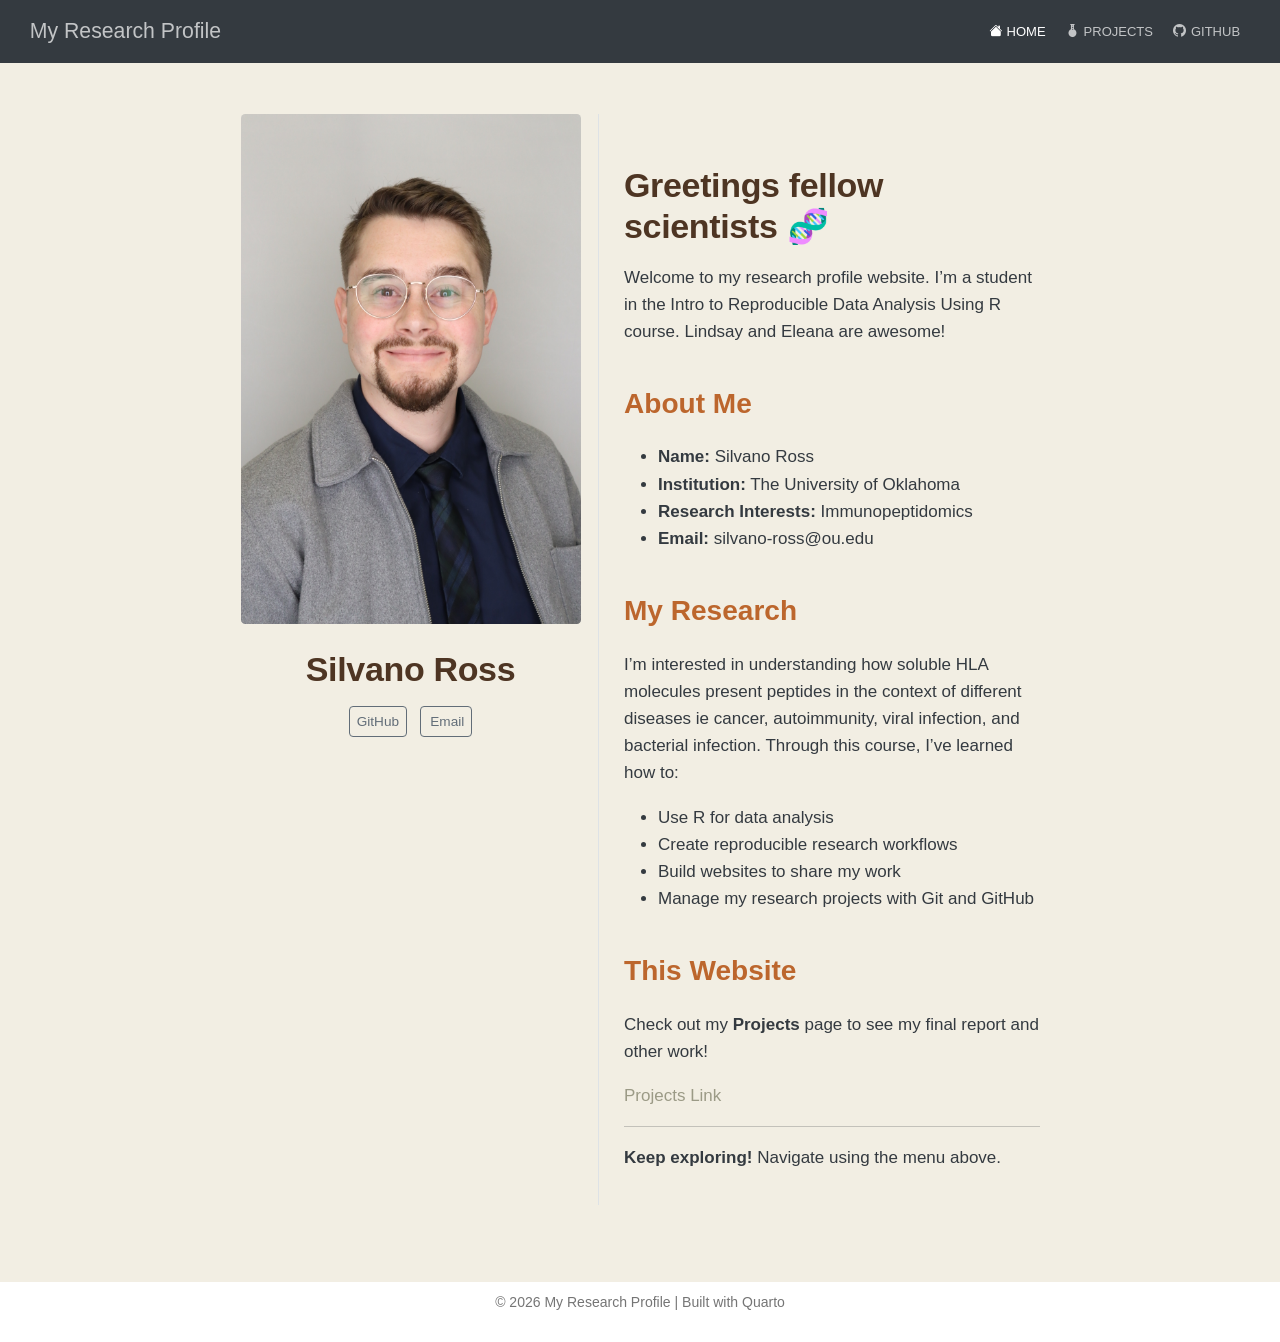
<file: docs/index.html>
<!DOCTYPE html>
<html xmlns="http://www.w3.org/1999/xhtml" lang="en" xml:lang="en"><head>

<meta charset="utf-8">
<meta name="generator" content="quarto-1.9.38">

<meta name="viewport" content="width=device-width, initial-scale=1.0, user-scalable=yes">


<title>Silvano Ross – My Research Profile</title>
<style>
/* Default styles provided by pandoc.
** See https://pandoc.org/MANUAL.html#variables-for-html for config info.
*/
code{white-space: pre-wrap;}
span.smallcaps{font-variant: small-caps;}
div.columns{display: flex; gap: min(4vw, 1.5em);}
div.column{flex: auto; overflow-x: auto;}
div.hanging-indent{margin-left: 1.5em; text-indent: -1.5em;}
ul.task-list{list-style: none;}
ul.task-list li input[type="checkbox"] {
  width: 0.8em;
  margin: 0 0.8em 0.2em -1em; /* quarto-specific, see https://github.com/quarto-dev/quarto-cli/issues/4556 */ 
  vertical-align: middle;
}
</style>


<script src="site_libs/quarto-nav/quarto-nav.js"></script>
<script src="site_libs/quarto-nav/headroom.min.js"></script>
<script src="site_libs/clipboard/clipboard.min.js"></script>
<script src="site_libs/quarto-search/autocomplete.umd.js"></script>
<script src="site_libs/quarto-search/fuse.min.js"></script>
<script src="site_libs/quarto-search/quarto-search.js"></script>
<meta name="quarto:offset" content="./">
<link href="./favicon.ico" rel="icon">
<script src="site_libs/quarto-html/quarto.js" type="module"></script>
<script src="site_libs/quarto-html/tabsets/tabsets.js" type="module"></script>
<script src="site_libs/quarto-html/popper.min.js"></script>
<script src="site_libs/quarto-html/tippy.umd.min.js"></script>
<link href="site_libs/quarto-html/tippy.css" rel="stylesheet">
<link href="site_libs/quarto-html/quarto-syntax-highlighting-15634bcf2e68342d4ad2dfa704d543f6.css" rel="stylesheet" id="quarto-text-highlighting-styles">
<script src="site_libs/bootstrap/bootstrap.min.js"></script>
<link href="site_libs/bootstrap/bootstrap-icons.css" rel="stylesheet">
<link href="site_libs/bootstrap/bootstrap-aa5ef9033c42dbe9acf81d670cb50d40.min.css" rel="stylesheet" append-hash="true" id="quarto-bootstrap" data-mode="light">
<script id="quarto-search-options" type="application/json">{
  "location": "navbar",
  "copy-button": false,
  "collapse-after": 3,
  "panel-placement": "end",
  "type": "overlay",
  "limit": 50,
  "keyboard-shortcut": [
    "f",
    "/",
    "s"
  ],
  "show-item-context": false,
  "language": {
    "search-no-results-text": "No results",
    "search-matching-documents-text": "matching documents",
    "search-copy-link-title": "Copy link to search",
    "search-hide-matches-text": "Hide additional matches",
    "search-more-match-text": "more match in this document",
    "search-more-matches-text": "more matches in this document",
    "search-clear-button-title": "Clear",
    "search-text-placeholder": "",
    "search-detached-cancel-button-title": "Cancel",
    "search-submit-button-title": "Submit",
    "search-label": "Search"
  }
}</script>


<link rel="stylesheet" href="styles.css">
<meta property="og:title" content="Silvano Ross – My Research Profile">
<meta property="og:description" content="Research profile and project portfolio">
<meta property="og:image" content="https://silvanoross.github.io/silvano_ross.github.io/MyProfilePic.JPG">
<meta property="og:site_name" content="My Research Profile">
</head>

<body class="nav-fixed fullcontent quarto-light">

<div id="quarto-search-results"></div>
  <header id="quarto-header" class="headroom fixed-top">
    <nav class="navbar navbar-expand-lg " data-bs-theme="dark">
      <div class="navbar-container container-fluid">
      <div class="navbar-brand-container mx-auto">
    <a class="navbar-brand" href="./index.html">
    <span class="navbar-title">My Research Profile</span>
    </a>
  </div>
          <button class="navbar-toggler" type="button" data-bs-toggle="collapse" data-bs-target="#navbarCollapse" aria-controls="navbarCollapse" role="menu" aria-expanded="false" aria-label="Toggle navigation" onclick="if (window.quartoToggleHeadroom) { window.quartoToggleHeadroom(); }">
  <span class="navbar-toggler-icon"></span>
</button>
          <div class="collapse navbar-collapse" id="navbarCollapse">
            <ul class="navbar-nav navbar-nav-scroll ms-auto">
  <li class="nav-item">
    <a class="nav-link active" href="./index.html" aria-current="page"> <i class="bi bi-house-fill" role="img">
</i> 
<span class="menu-text">Home</span></a>
  </li>  
  <li class="nav-item">
    <a class="nav-link" href="./projects.html"> <i class="bi bi-flask-florence-fill" role="img">
</i> 
<span class="menu-text">Projects</span></a>
  </li>  
  <li class="nav-item">
    <a class="nav-link" href="https://github.com/silvanoross"> <i class="bi bi-github" role="img">
</i> 
<span class="menu-text">GitHub</span></a>
  </li>  
</ul>
          </div> <!-- /navcollapse -->
            <div class="quarto-navbar-tools">
</div>
      </div> <!-- /container-fluid -->
    </nav>
</header>
<!-- content -->
<div id="quarto-content" class="quarto-container page-columns page-rows-contents page-layout-article page-navbar">
<!-- sidebar -->
<!-- margin-sidebar -->
    
<!-- main -->
<div class="quarto-about-trestles">
  <div class="about-entity">
    <img src="MyProfilePic.JPG" class="about-image
  rounded " style="width: 20em;">
<header id="title-block-header" class="quarto-title-block default">
<div class="quarto-title">
<h1 class="title">Silvano Ross</h1>
</div>
<div class="quarto-title-meta">
  </div>
</header>
    <div class="about-links">
  <a href="https://github.com/silvanoross" class="about-link" rel="" target="">
     <span class="about-link-text">GitHub</span>
  </a>
  <a href="mailto:silvano-ross@ou.edu" class="about-link" rel="" target="">
    <i class="bi bi-email"></i>
     <span class="about-link-text">Email</span>
  </a>
</div>
  </div>
  <div class="about-contents"><main class="content" id="quarto-document-content">
<section id="greetings-fellow-scientists" class="level1 columnpage">
<h1>Greetings fellow scientists 🧬</h1>
<p>Welcome to my research profile website. I’m a student in the Intro to Reproducible Data Analysis Using R course. Lindsay and Eleana are awesome!</p>
<section id="about-me" class="level2">
<h2 data-anchor-id="about-me">About Me</h2>
<ul>
<li><strong>Name:</strong> Silvano Ross</li>
<li><strong>Institution:</strong> The University of Oklahoma</li>
<li><strong>Research Interests:</strong> Immunopeptidomics</li>
<li><strong>Email:</strong> silvano-ross@ou.edu</li>
</ul>
</section>
<section id="my-research" class="level2">
<h2 data-anchor-id="my-research">My Research</h2>
<p>I’m interested in understanding how soluble HLA molecules present peptides in the context of different diseases ie cancer, autoimmunity, viral infection, and bacterial infection. Through this course, I’ve learned how to:</p>
<ul>
<li>Use R for data analysis</li>
<li>Create reproducible research workflows</li>
<li>Build websites to share my work</li>
<li>Manage my research projects with Git and GitHub</li>
</ul>
</section>
<section id="this-website" class="level2">
<h2 data-anchor-id="this-website">This Website</h2>
<p>Check out my <strong>Projects</strong> page to see my final report and other work!</p>
<p><a href="./projects.html">Projects Link</a></p>
<hr>
<p><strong>Keep exploring!</strong> Navigate using the menu above.</p>
</section>
</section>


</main></div>
</div>
 <!-- /main -->
<script id="quarto-html-after-body" type="application/javascript">
  window.document.addEventListener("DOMContentLoaded", function (event) {
    const isCodeAnnotation = (el) => {
      for (const clz of el.classList) {
        if (clz.startsWith('code-annotation-')) {                     
          return true;
        }
      }
      return false;
    }
    const onCopySuccess = function(e) {
      // button target
      const button = e.trigger;
      // don't keep focus
      button.blur();
      // flash "checked"
      button.classList.add('code-copy-button-checked');
      var currentTitle = button.getAttribute("title");
      button.setAttribute("title", "Copied!");
      let tooltip;
      if (window.bootstrap) {
        button.setAttribute("data-bs-toggle", "tooltip");
        button.setAttribute("data-bs-placement", "left");
        button.setAttribute("data-bs-title", "Copied!");
        tooltip = new bootstrap.Tooltip(button, 
          { trigger: "manual", 
            customClass: "code-copy-button-tooltip",
            offset: [0, -8]});
        tooltip.show();    
      }
      setTimeout(function() {
        if (tooltip) {
          tooltip.hide();
          button.removeAttribute("data-bs-title");
          button.removeAttribute("data-bs-toggle");
          button.removeAttribute("data-bs-placement");
        }
        button.setAttribute("title", currentTitle);
        button.classList.remove('code-copy-button-checked');
      }, 1000);
      // clear code selection
      e.clearSelection();
    }
    const getTextToCopy = function(trigger) {
      const outerScaffold = trigger.parentElement.cloneNode(true);
      const codeEl = outerScaffold.querySelector('code');
      for (const childEl of codeEl.children) {
        if (isCodeAnnotation(childEl)) {
          childEl.remove();
        }
      }
      return codeEl.innerText;
    }
    const clipboard = new window.ClipboardJS('.code-copy-button:not([data-in-quarto-modal])', {
      text: getTextToCopy
    });
    clipboard.on('success', onCopySuccess);
    if (window.document.getElementById('quarto-embedded-source-code-modal')) {
      const clipboardModal = new window.ClipboardJS('.code-copy-button[data-in-quarto-modal]', {
        text: getTextToCopy,
        container: window.document.getElementById('quarto-embedded-source-code-modal')
      });
      clipboardModal.on('success', onCopySuccess);
    }
      var localhostRegex = new RegExp(/^(?:http|https):\/\/localhost\:?[0-9]*\//);
      var mailtoRegex = new RegExp(/^mailto:/);
        var filterRegex = new RegExp("https:\/\/silvanoross\.github\.io\/silvano_ross\.github\.io\/");
      var isInternal = (href) => {
          return filterRegex.test(href) || localhostRegex.test(href) || mailtoRegex.test(href);
      }
      // Inspect non-navigation links and adorn them if external
     var links = window.document.querySelectorAll('a[href]:not(.nav-link):not(.navbar-brand):not(.toc-action):not(.sidebar-link):not(.sidebar-item-toggle):not(.pagination-link):not(.no-external):not([aria-hidden]):not(.dropdown-item):not(.quarto-navigation-tool):not(.about-link)');
      for (var i=0; i<links.length; i++) {
        const link = links[i];
        if (!isInternal(link.href)) {
          // undo the damage that might have been done by quarto-nav.js in the case of
          // links that we want to consider external
          if (link.dataset.originalHref !== undefined) {
            link.href = link.dataset.originalHref;
          }
        }
      }
    function tippyHover(el, contentFn, onTriggerFn, onUntriggerFn) {
      const config = {
        allowHTML: true,
        maxWidth: 500,
        delay: 100,
        arrow: false,
        appendTo: function(el) {
            return el.parentElement;
        },
        interactive: true,
        interactiveBorder: 10,
        theme: 'quarto',
        placement: 'bottom-start',
      };
      if (contentFn) {
        config.content = contentFn;
      }
      if (onTriggerFn) {
        config.onTrigger = onTriggerFn;
      }
      if (onUntriggerFn) {
        config.onUntrigger = onUntriggerFn;
      }
      window.tippy(el, config); 
    }
    const noterefs = window.document.querySelectorAll('a[role="doc-noteref"]');
    for (var i=0; i<noterefs.length; i++) {
      const ref = noterefs[i];
      tippyHover(ref, function() {
        // use id or data attribute instead here
        let href = ref.getAttribute('data-footnote-href') || ref.getAttribute('href');
        try { href = new URL(href).hash; } catch {}
        const id = href.replace(/^#\/?/, "");
        const note = window.document.getElementById(id);
        if (note) {
          return note.innerHTML;
        } else {
          return "";
        }
      });
    }
    const xrefs = window.document.querySelectorAll('a.quarto-xref');
    const processXRef = (id, note) => {
      // Strip column container classes
      const stripColumnClz = (el) => {
        el.classList.remove("page-full", "page-columns");
        if (el.children) {
          for (const child of el.children) {
            stripColumnClz(child);
          }
        }
      }
      stripColumnClz(note)
      if (id === null || id.startsWith('sec-')) {
        // Special case sections, only their first couple elements
        const container = document.createElement("div");
        if (note.children && note.children.length > 2) {
          container.appendChild(note.children[0].cloneNode(true));
          for (let i = 1; i < note.children.length; i++) {
            const child = note.children[i];
            if (child.tagName === "P" && child.innerText === "") {
              continue;
            } else {
              container.appendChild(child.cloneNode(true));
              break;
            }
          }
          if (window.Quarto?.typesetMath) {
            window.Quarto.typesetMath(container);
          }
          return container.innerHTML
        } else {
          if (window.Quarto?.typesetMath) {
            window.Quarto.typesetMath(note);
          }
          return note.innerHTML;
        }
      } else {
        // Remove any anchor links if they are present
        const anchorLink = note.querySelector('a.anchorjs-link');
        if (anchorLink) {
          anchorLink.remove();
        }
        if (window.Quarto?.typesetMath) {
          window.Quarto.typesetMath(note);
        }
        if (note.classList.contains("callout")) {
          return note.outerHTML;
        } else {
          return note.innerHTML;
        }
      }
    }
    for (var i=0; i<xrefs.length; i++) {
      const xref = xrefs[i];
      tippyHover(xref, undefined, function(instance) {
        instance.disable();
        let url = xref.getAttribute('href');
        let hash = undefined; 
        if (url.startsWith('#')) {
          hash = url;
        } else {
          try { hash = new URL(url).hash; } catch {}
        }
        if (hash) {
          const id = hash.replace(/^#\/?/, "");
          const note = window.document.getElementById(id);
          if (note !== null) {
            try {
              const html = processXRef(id, note.cloneNode(true));
              instance.setContent(html);
            } finally {
              instance.enable();
              instance.show();
            }
          } else {
            // See if we can fetch this
            fetch(url.split('#')[0])
            .then(res => res.text())
            .then(html => {
              const parser = new DOMParser();
              const htmlDoc = parser.parseFromString(html, "text/html");
              const note = htmlDoc.getElementById(id);
              if (note !== null) {
                const html = processXRef(id, note);
                instance.setContent(html);
              } 
            }).finally(() => {
              instance.enable();
              instance.show();
            });
          }
        } else {
          // See if we can fetch a full url (with no hash to target)
          // This is a special case and we should probably do some content thinning / targeting
          fetch(url)
          .then(res => res.text())
          .then(html => {
            const parser = new DOMParser();
            const htmlDoc = parser.parseFromString(html, "text/html");
            const note = htmlDoc.querySelector('main.content');
            if (note !== null) {
              // This should only happen for chapter cross references
              // (since there is no id in the URL)
              // remove the first header
              if (note.children.length > 0 && note.children[0].tagName === "HEADER") {
                note.children[0].remove();
              }
              const html = processXRef(null, note);
              instance.setContent(html);
            } 
          }).finally(() => {
            instance.enable();
            instance.show();
          });
        }
      }, function(instance) {
      });
    }
        let selectedAnnoteEl;
        const selectorForAnnotation = ( cell, annotation) => {
          let cellAttr = 'data-code-cell="' + cell + '"';
          let lineAttr = 'data-code-annotation="' +  annotation + '"';
          const selector = 'span[' + cellAttr + '][' + lineAttr + ']';
          return selector;
        }
        const selectCodeLines = (annoteEl) => {
          const doc = window.document;
          const targetCell = annoteEl.getAttribute("data-target-cell");
          const targetAnnotation = annoteEl.getAttribute("data-target-annotation");
          const annoteSpan = window.document.querySelector(selectorForAnnotation(targetCell, targetAnnotation));
          const lines = annoteSpan.getAttribute("data-code-lines").split(",");
          const lineIds = lines.map((line) => {
            return targetCell + "-" + line;
          })
          let top = null;
          let height = null;
          let parent = null;
          if (lineIds.length > 0) {
              //compute the position of the single el (top and bottom and make a div)
              const el = window.document.getElementById(lineIds[0]);
              top = el.offsetTop;
              height = el.offsetHeight;
              parent = el.parentElement.parentElement;
            if (lineIds.length > 1) {
              const lastEl = window.document.getElementById(lineIds[lineIds.length - 1]);
              const bottom = lastEl.offsetTop + lastEl.offsetHeight;
              height = bottom - top;
            }
            if (top !== null && height !== null && parent !== null) {
              // cook up a div (if necessary) and position it 
              let div = window.document.getElementById("code-annotation-line-highlight");
              if (div === null) {
                div = window.document.createElement("div");
                div.setAttribute("id", "code-annotation-line-highlight");
                div.style.position = 'absolute';
                parent.appendChild(div);
              }
              div.style.top = top - 2 + "px";
              div.style.height = height + 4 + "px";
              div.style.left = 0;
              let gutterDiv = window.document.getElementById("code-annotation-line-highlight-gutter");
              if (gutterDiv === null) {
                gutterDiv = window.document.createElement("div");
                gutterDiv.setAttribute("id", "code-annotation-line-highlight-gutter");
                gutterDiv.style.position = 'absolute';
                const codeCell = window.document.getElementById(targetCell);
                const gutter = codeCell.querySelector('.code-annotation-gutter');
                gutter.appendChild(gutterDiv);
              }
              gutterDiv.style.top = top - 2 + "px";
              gutterDiv.style.height = height + 4 + "px";
            }
            selectedAnnoteEl = annoteEl;
          }
        };
        const unselectCodeLines = () => {
          const elementsIds = ["code-annotation-line-highlight", "code-annotation-line-highlight-gutter"];
          elementsIds.forEach((elId) => {
            const div = window.document.getElementById(elId);
            if (div) {
              div.remove();
            }
          });
          selectedAnnoteEl = undefined;
        };
          // Handle positioning of the toggle
      window.addEventListener(
        "resize",
        throttle(() => {
          elRect = undefined;
          if (selectedAnnoteEl) {
            selectCodeLines(selectedAnnoteEl);
          }
        }, 10)
      );
      function throttle(fn, ms) {
      let throttle = false;
      let timer;
        return (...args) => {
          if(!throttle) { // first call gets through
              fn.apply(this, args);
              throttle = true;
          } else { // all the others get throttled
              if(timer) clearTimeout(timer); // cancel #2
              timer = setTimeout(() => {
                fn.apply(this, args);
                timer = throttle = false;
              }, ms);
          }
        };
      }
        // Attach click handler to the DT
        const annoteDls = window.document.querySelectorAll('dt[data-target-cell]');
        for (const annoteDlNode of annoteDls) {
          annoteDlNode.addEventListener('click', (event) => {
            const clickedEl = event.target;
            if (clickedEl !== selectedAnnoteEl) {
              unselectCodeLines();
              const activeEl = window.document.querySelector('dt[data-target-cell].code-annotation-active');
              if (activeEl) {
                activeEl.classList.remove('code-annotation-active');
              }
              selectCodeLines(clickedEl);
              clickedEl.classList.add('code-annotation-active');
            } else {
              // Unselect the line
              unselectCodeLines();
              clickedEl.classList.remove('code-annotation-active');
            }
          });
        }
    const findCites = (el) => {
      const parentEl = el.parentElement;
      if (parentEl) {
        const cites = parentEl.dataset.cites;
        if (cites) {
          return {
            el,
            cites: cites.split(' ')
          };
        } else {
          return findCites(el.parentElement)
        }
      } else {
        return undefined;
      }
    };
    var bibliorefs = window.document.querySelectorAll('a[role="doc-biblioref"]');
    for (var i=0; i<bibliorefs.length; i++) {
      const ref = bibliorefs[i];
      const citeInfo = findCites(ref);
      if (citeInfo) {
        tippyHover(citeInfo.el, function() {
          var popup = window.document.createElement('div');
          citeInfo.cites.forEach(function(cite) {
            var citeDiv = window.document.createElement('div');
            citeDiv.classList.add('hanging-indent');
            citeDiv.classList.add('csl-entry');
            var biblioDiv = window.document.getElementById('ref-' + cite);
            if (biblioDiv) {
              citeDiv.innerHTML = biblioDiv.innerHTML;
            }
            popup.appendChild(citeDiv);
          });
          return popup.innerHTML;
        });
      }
    }
  });
  </script>
</div> <!-- /content -->
<footer class="footer">
  <div class="nav-footer">
    <div class="nav-footer-left">
      &nbsp;
    </div>   
    <div class="nav-footer-center">
<p>© 2026 My Research Profile | Built with Quarto</p>
</div>
    <div class="nav-footer-right">
      &nbsp;
    </div>
  </div>
</footer>




</body></html>
</file>
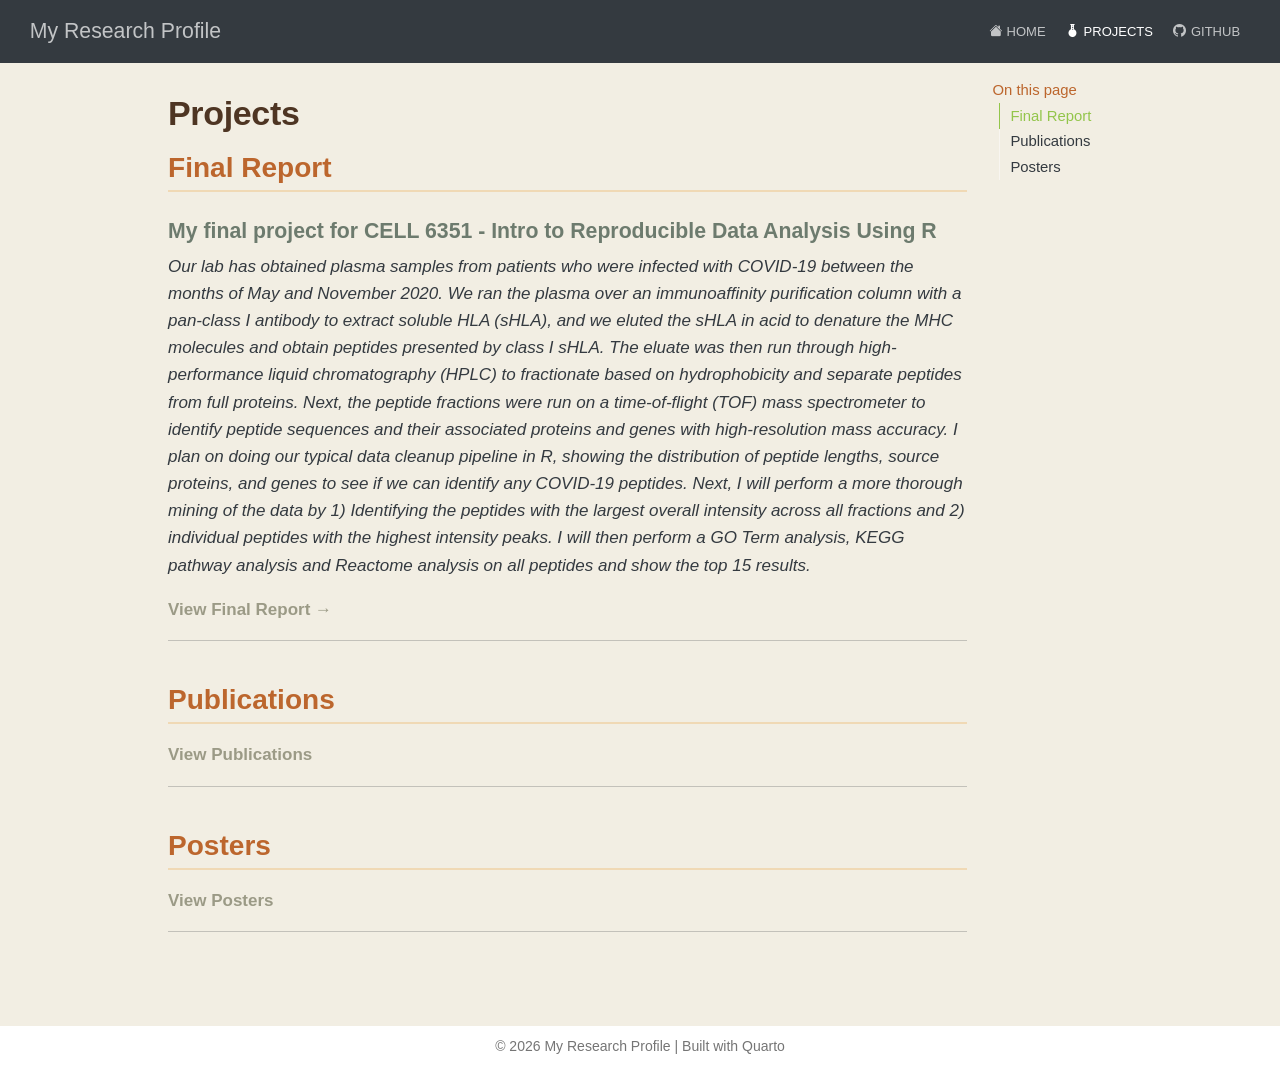
<file: docs/projects.html>
<!DOCTYPE html>
<html xmlns="http://www.w3.org/1999/xhtml" lang="en" xml:lang="en"><head>

<meta charset="utf-8">
<meta name="generator" content="quarto-1.9.38">

<meta name="viewport" content="width=device-width, initial-scale=1.0, user-scalable=yes">


<title>Projects – My Research Profile</title>
<style>
/* Default styles provided by pandoc.
** See https://pandoc.org/MANUAL.html#variables-for-html for config info.
*/
code{white-space: pre-wrap;}
span.smallcaps{font-variant: small-caps;}
div.columns{display: flex; gap: min(4vw, 1.5em);}
div.column{flex: auto; overflow-x: auto;}
div.hanging-indent{margin-left: 1.5em; text-indent: -1.5em;}
ul.task-list{list-style: none;}
ul.task-list li input[type="checkbox"] {
  width: 0.8em;
  margin: 0 0.8em 0.2em -1em; /* quarto-specific, see https://github.com/quarto-dev/quarto-cli/issues/4556 */ 
  vertical-align: middle;
}
</style>


<script src="site_libs/quarto-nav/quarto-nav.js"></script>
<script src="site_libs/quarto-nav/headroom.min.js"></script>
<script src="site_libs/clipboard/clipboard.min.js"></script>
<script src="site_libs/quarto-search/autocomplete.umd.js"></script>
<script src="site_libs/quarto-search/fuse.min.js"></script>
<script src="site_libs/quarto-search/quarto-search.js"></script>
<meta name="quarto:offset" content="./">
<link href="./favicon.ico" rel="icon">
<script src="site_libs/quarto-html/quarto.js" type="module"></script>
<script src="site_libs/quarto-html/tabsets/tabsets.js" type="module"></script>
<script src="site_libs/quarto-html/popper.min.js"></script>
<script src="site_libs/quarto-html/tippy.umd.min.js"></script>
<script src="site_libs/quarto-html/anchor.min.js"></script>
<link href="site_libs/quarto-html/tippy.css" rel="stylesheet">
<link href="site_libs/quarto-html/quarto-syntax-highlighting-15634bcf2e68342d4ad2dfa704d543f6.css" rel="stylesheet" id="quarto-text-highlighting-styles">
<script src="site_libs/bootstrap/bootstrap.min.js"></script>
<link href="site_libs/bootstrap/bootstrap-icons.css" rel="stylesheet">
<link href="site_libs/bootstrap/bootstrap-aa5ef9033c42dbe9acf81d670cb50d40.min.css" rel="stylesheet" append-hash="true" id="quarto-bootstrap" data-mode="light">
<script id="quarto-search-options" type="application/json">{
  "location": "navbar",
  "copy-button": false,
  "collapse-after": 3,
  "panel-placement": "end",
  "type": "overlay",
  "limit": 50,
  "keyboard-shortcut": [
    "f",
    "/",
    "s"
  ],
  "show-item-context": false,
  "language": {
    "search-no-results-text": "No results",
    "search-matching-documents-text": "matching documents",
    "search-copy-link-title": "Copy link to search",
    "search-hide-matches-text": "Hide additional matches",
    "search-more-match-text": "more match in this document",
    "search-more-matches-text": "more matches in this document",
    "search-clear-button-title": "Clear",
    "search-text-placeholder": "",
    "search-detached-cancel-button-title": "Cancel",
    "search-submit-button-title": "Submit",
    "search-label": "Search"
  }
}</script>


<link rel="stylesheet" href="styles.css">
<meta property="og:title" content="Projects – My Research Profile">
<meta property="og:description" content="Research profile and project portfolio">
<meta property="og:site_name" content="My Research Profile">
</head>

<body class="nav-fixed quarto-light">

<div id="quarto-search-results"></div>
  <header id="quarto-header" class="headroom fixed-top">
    <nav class="navbar navbar-expand-lg " data-bs-theme="dark">
      <div class="navbar-container container-fluid">
      <div class="navbar-brand-container mx-auto">
    <a class="navbar-brand" href="./index.html">
    <span class="navbar-title">My Research Profile</span>
    </a>
  </div>
          <button class="navbar-toggler" type="button" data-bs-toggle="collapse" data-bs-target="#navbarCollapse" aria-controls="navbarCollapse" role="menu" aria-expanded="false" aria-label="Toggle navigation" onclick="if (window.quartoToggleHeadroom) { window.quartoToggleHeadroom(); }">
  <span class="navbar-toggler-icon"></span>
</button>
          <div class="collapse navbar-collapse" id="navbarCollapse">
            <ul class="navbar-nav navbar-nav-scroll ms-auto">
  <li class="nav-item">
    <a class="nav-link" href="./index.html"> <i class="bi bi-house-fill" role="img">
</i> 
<span class="menu-text">Home</span></a>
  </li>  
  <li class="nav-item">
    <a class="nav-link active" href="./projects.html" aria-current="page"> <i class="bi bi-flask-florence-fill" role="img">
</i> 
<span class="menu-text">Projects</span></a>
  </li>  
  <li class="nav-item">
    <a class="nav-link" href="https://github.com/silvanoross"> <i class="bi bi-github" role="img">
</i> 
<span class="menu-text">GitHub</span></a>
  </li>  
</ul>
          </div> <!-- /navcollapse -->
            <div class="quarto-navbar-tools">
</div>
      </div> <!-- /container-fluid -->
    </nav>
</header>
<!-- content -->
<div id="quarto-content" class="quarto-container page-columns page-rows-contents page-layout-article page-navbar">
<!-- sidebar -->
<!-- margin-sidebar -->
    <div id="quarto-margin-sidebar" class="sidebar margin-sidebar">
        <nav id="TOC" role="doc-toc" class="toc-active">
    <h2 id="toc-title">On this page</h2>
   
  <ul>
  <li><a href="#final-report" id="toc-final-report" class="nav-link active" data-scroll-target="#final-report">Final Report</a></li>
  <li><a href="#publications" id="toc-publications" class="nav-link" data-scroll-target="#publications">Publications</a></li>
  <li><a href="#posters" id="toc-posters" class="nav-link" data-scroll-target="#posters">Posters</a></li>
  </ul>
</nav>
    </div>
<!-- main -->
<main class="content" id="quarto-document-content">

<header id="title-block-header" class="quarto-title-block default">
<div class="quarto-title">
<h1 class="title">Projects</h1>
</div>



<div class="quarto-title-meta">

    
  
    
  </div>
  


</header>


<section id="final-report" class="level2">
<h2 class="anchored" data-anchor-id="final-report">Final Report</h2>
<section id="my-final-project-for-cell-6351---intro-to-reproducible-data-analysis-using-r" class="level4">
<h4 class="anchored" data-anchor-id="my-final-project-for-cell-6351---intro-to-reproducible-data-analysis-using-r">My final project for CELL 6351 - Intro to Reproducible Data Analysis Using R</h4>
<p><em>Our lab has obtained plasma samples from patients who were infected with COVID-19 between the months of May and November 2020. We ran the plasma over an immunoaffinity purification column with a pan-class I antibody to extract soluble HLA (sHLA), and we eluted the sHLA in acid to denature the MHC molecules and obtain peptides presented by class I sHLA. The eluate was then run through high-performance liquid chromatography (HPLC) to fractionate based on hydrophobicity and separate peptides from full proteins. Next, the peptide fractions were run on a time-of-flight (TOF) mass spectrometer to identify peptide sequences and their associated proteins and genes with high-resolution mass accuracy. I plan on doing our typical data cleanup pipeline in R, showing the distribution of peptide lengths, source proteins, and genes to see if we can identify any COVID-19 peptides. Next, I will perform a more thorough mining of the data by 1) Identifying the peptides with the largest overall intensity across all fractions and 2) individual peptides with the highest intensity peaks. I will then perform a GO Term analysis, KEGG pathway analysis and Reactome analysis on all peptides and show the top 15 results.</em></p>
<p><a href="./projects/sHLA_covid_peptides.html"><strong>View Final Report</strong> →</a></p>
<hr>
</section>
</section>
<section id="publications" class="level2">
<h2 class="anchored" data-anchor-id="publications">Publications</h2>
<p><a href="./projects/publications.html"><strong>View Publications</strong></a></p>
<hr>
</section>
<section id="posters" class="level2">
<h2 class="anchored" data-anchor-id="posters">Posters</h2>
<p><a href="./projects/posters.html"><strong>View Posters</strong></a></p>
<hr>


</section>

</main> <!-- /main -->
<script id="quarto-html-after-body" type="application/javascript">
  window.document.addEventListener("DOMContentLoaded", function (event) {
    const icon = "";
    const anchorJS = new window.AnchorJS();
    anchorJS.options = {
      placement: 'right',
      icon: icon
    };
    anchorJS.add('.anchored');
    const isCodeAnnotation = (el) => {
      for (const clz of el.classList) {
        if (clz.startsWith('code-annotation-')) {                     
          return true;
        }
      }
      return false;
    }
    const onCopySuccess = function(e) {
      // button target
      const button = e.trigger;
      // don't keep focus
      button.blur();
      // flash "checked"
      button.classList.add('code-copy-button-checked');
      var currentTitle = button.getAttribute("title");
      button.setAttribute("title", "Copied!");
      let tooltip;
      if (window.bootstrap) {
        button.setAttribute("data-bs-toggle", "tooltip");
        button.setAttribute("data-bs-placement", "left");
        button.setAttribute("data-bs-title", "Copied!");
        tooltip = new bootstrap.Tooltip(button, 
          { trigger: "manual", 
            customClass: "code-copy-button-tooltip",
            offset: [0, -8]});
        tooltip.show();    
      }
      setTimeout(function() {
        if (tooltip) {
          tooltip.hide();
          button.removeAttribute("data-bs-title");
          button.removeAttribute("data-bs-toggle");
          button.removeAttribute("data-bs-placement");
        }
        button.setAttribute("title", currentTitle);
        button.classList.remove('code-copy-button-checked');
      }, 1000);
      // clear code selection
      e.clearSelection();
    }
    const getTextToCopy = function(trigger) {
      const outerScaffold = trigger.parentElement.cloneNode(true);
      const codeEl = outerScaffold.querySelector('code');
      for (const childEl of codeEl.children) {
        if (isCodeAnnotation(childEl)) {
          childEl.remove();
        }
      }
      return codeEl.innerText;
    }
    const clipboard = new window.ClipboardJS('.code-copy-button:not([data-in-quarto-modal])', {
      text: getTextToCopy
    });
    clipboard.on('success', onCopySuccess);
    if (window.document.getElementById('quarto-embedded-source-code-modal')) {
      const clipboardModal = new window.ClipboardJS('.code-copy-button[data-in-quarto-modal]', {
        text: getTextToCopy,
        container: window.document.getElementById('quarto-embedded-source-code-modal')
      });
      clipboardModal.on('success', onCopySuccess);
    }
      var localhostRegex = new RegExp(/^(?:http|https):\/\/localhost\:?[0-9]*\//);
      var mailtoRegex = new RegExp(/^mailto:/);
        var filterRegex = new RegExp("https:\/\/silvanoross\.github\.io\/silvano_ross\.github\.io\/");
      var isInternal = (href) => {
          return filterRegex.test(href) || localhostRegex.test(href) || mailtoRegex.test(href);
      }
      // Inspect non-navigation links and adorn them if external
     var links = window.document.querySelectorAll('a[href]:not(.nav-link):not(.navbar-brand):not(.toc-action):not(.sidebar-link):not(.sidebar-item-toggle):not(.pagination-link):not(.no-external):not([aria-hidden]):not(.dropdown-item):not(.quarto-navigation-tool):not(.about-link)');
      for (var i=0; i<links.length; i++) {
        const link = links[i];
        if (!isInternal(link.href)) {
          // undo the damage that might have been done by quarto-nav.js in the case of
          // links that we want to consider external
          if (link.dataset.originalHref !== undefined) {
            link.href = link.dataset.originalHref;
          }
        }
      }
    function tippyHover(el, contentFn, onTriggerFn, onUntriggerFn) {
      const config = {
        allowHTML: true,
        maxWidth: 500,
        delay: 100,
        arrow: false,
        appendTo: function(el) {
            return el.parentElement;
        },
        interactive: true,
        interactiveBorder: 10,
        theme: 'quarto',
        placement: 'bottom-start',
      };
      if (contentFn) {
        config.content = contentFn;
      }
      if (onTriggerFn) {
        config.onTrigger = onTriggerFn;
      }
      if (onUntriggerFn) {
        config.onUntrigger = onUntriggerFn;
      }
      window.tippy(el, config); 
    }
    const noterefs = window.document.querySelectorAll('a[role="doc-noteref"]');
    for (var i=0; i<noterefs.length; i++) {
      const ref = noterefs[i];
      tippyHover(ref, function() {
        // use id or data attribute instead here
        let href = ref.getAttribute('data-footnote-href') || ref.getAttribute('href');
        try { href = new URL(href).hash; } catch {}
        const id = href.replace(/^#\/?/, "");
        const note = window.document.getElementById(id);
        if (note) {
          return note.innerHTML;
        } else {
          return "";
        }
      });
    }
    const xrefs = window.document.querySelectorAll('a.quarto-xref');
    const processXRef = (id, note) => {
      // Strip column container classes
      const stripColumnClz = (el) => {
        el.classList.remove("page-full", "page-columns");
        if (el.children) {
          for (const child of el.children) {
            stripColumnClz(child);
          }
        }
      }
      stripColumnClz(note)
      if (id === null || id.startsWith('sec-')) {
        // Special case sections, only their first couple elements
        const container = document.createElement("div");
        if (note.children && note.children.length > 2) {
          container.appendChild(note.children[0].cloneNode(true));
          for (let i = 1; i < note.children.length; i++) {
            const child = note.children[i];
            if (child.tagName === "P" && child.innerText === "") {
              continue;
            } else {
              container.appendChild(child.cloneNode(true));
              break;
            }
          }
          if (window.Quarto?.typesetMath) {
            window.Quarto.typesetMath(container);
          }
          return container.innerHTML
        } else {
          if (window.Quarto?.typesetMath) {
            window.Quarto.typesetMath(note);
          }
          return note.innerHTML;
        }
      } else {
        // Remove any anchor links if they are present
        const anchorLink = note.querySelector('a.anchorjs-link');
        if (anchorLink) {
          anchorLink.remove();
        }
        if (window.Quarto?.typesetMath) {
          window.Quarto.typesetMath(note);
        }
        if (note.classList.contains("callout")) {
          return note.outerHTML;
        } else {
          return note.innerHTML;
        }
      }
    }
    for (var i=0; i<xrefs.length; i++) {
      const xref = xrefs[i];
      tippyHover(xref, undefined, function(instance) {
        instance.disable();
        let url = xref.getAttribute('href');
        let hash = undefined; 
        if (url.startsWith('#')) {
          hash = url;
        } else {
          try { hash = new URL(url).hash; } catch {}
        }
        if (hash) {
          const id = hash.replace(/^#\/?/, "");
          const note = window.document.getElementById(id);
          if (note !== null) {
            try {
              const html = processXRef(id, note.cloneNode(true));
              instance.setContent(html);
            } finally {
              instance.enable();
              instance.show();
            }
          } else {
            // See if we can fetch this
            fetch(url.split('#')[0])
            .then(res => res.text())
            .then(html => {
              const parser = new DOMParser();
              const htmlDoc = parser.parseFromString(html, "text/html");
              const note = htmlDoc.getElementById(id);
              if (note !== null) {
                const html = processXRef(id, note);
                instance.setContent(html);
              } 
            }).finally(() => {
              instance.enable();
              instance.show();
            });
          }
        } else {
          // See if we can fetch a full url (with no hash to target)
          // This is a special case and we should probably do some content thinning / targeting
          fetch(url)
          .then(res => res.text())
          .then(html => {
            const parser = new DOMParser();
            const htmlDoc = parser.parseFromString(html, "text/html");
            const note = htmlDoc.querySelector('main.content');
            if (note !== null) {
              // This should only happen for chapter cross references
              // (since there is no id in the URL)
              // remove the first header
              if (note.children.length > 0 && note.children[0].tagName === "HEADER") {
                note.children[0].remove();
              }
              const html = processXRef(null, note);
              instance.setContent(html);
            } 
          }).finally(() => {
            instance.enable();
            instance.show();
          });
        }
      }, function(instance) {
      });
    }
        let selectedAnnoteEl;
        const selectorForAnnotation = ( cell, annotation) => {
          let cellAttr = 'data-code-cell="' + cell + '"';
          let lineAttr = 'data-code-annotation="' +  annotation + '"';
          const selector = 'span[' + cellAttr + '][' + lineAttr + ']';
          return selector;
        }
        const selectCodeLines = (annoteEl) => {
          const doc = window.document;
          const targetCell = annoteEl.getAttribute("data-target-cell");
          const targetAnnotation = annoteEl.getAttribute("data-target-annotation");
          const annoteSpan = window.document.querySelector(selectorForAnnotation(targetCell, targetAnnotation));
          const lines = annoteSpan.getAttribute("data-code-lines").split(",");
          const lineIds = lines.map((line) => {
            return targetCell + "-" + line;
          })
          let top = null;
          let height = null;
          let parent = null;
          if (lineIds.length > 0) {
              //compute the position of the single el (top and bottom and make a div)
              const el = window.document.getElementById(lineIds[0]);
              top = el.offsetTop;
              height = el.offsetHeight;
              parent = el.parentElement.parentElement;
            if (lineIds.length > 1) {
              const lastEl = window.document.getElementById(lineIds[lineIds.length - 1]);
              const bottom = lastEl.offsetTop + lastEl.offsetHeight;
              height = bottom - top;
            }
            if (top !== null && height !== null && parent !== null) {
              // cook up a div (if necessary) and position it 
              let div = window.document.getElementById("code-annotation-line-highlight");
              if (div === null) {
                div = window.document.createElement("div");
                div.setAttribute("id", "code-annotation-line-highlight");
                div.style.position = 'absolute';
                parent.appendChild(div);
              }
              div.style.top = top - 2 + "px";
              div.style.height = height + 4 + "px";
              div.style.left = 0;
              let gutterDiv = window.document.getElementById("code-annotation-line-highlight-gutter");
              if (gutterDiv === null) {
                gutterDiv = window.document.createElement("div");
                gutterDiv.setAttribute("id", "code-annotation-line-highlight-gutter");
                gutterDiv.style.position = 'absolute';
                const codeCell = window.document.getElementById(targetCell);
                const gutter = codeCell.querySelector('.code-annotation-gutter');
                gutter.appendChild(gutterDiv);
              }
              gutterDiv.style.top = top - 2 + "px";
              gutterDiv.style.height = height + 4 + "px";
            }
            selectedAnnoteEl = annoteEl;
          }
        };
        const unselectCodeLines = () => {
          const elementsIds = ["code-annotation-line-highlight", "code-annotation-line-highlight-gutter"];
          elementsIds.forEach((elId) => {
            const div = window.document.getElementById(elId);
            if (div) {
              div.remove();
            }
          });
          selectedAnnoteEl = undefined;
        };
          // Handle positioning of the toggle
      window.addEventListener(
        "resize",
        throttle(() => {
          elRect = undefined;
          if (selectedAnnoteEl) {
            selectCodeLines(selectedAnnoteEl);
          }
        }, 10)
      );
      function throttle(fn, ms) {
      let throttle = false;
      let timer;
        return (...args) => {
          if(!throttle) { // first call gets through
              fn.apply(this, args);
              throttle = true;
          } else { // all the others get throttled
              if(timer) clearTimeout(timer); // cancel #2
              timer = setTimeout(() => {
                fn.apply(this, args);
                timer = throttle = false;
              }, ms);
          }
        };
      }
        // Attach click handler to the DT
        const annoteDls = window.document.querySelectorAll('dt[data-target-cell]');
        for (const annoteDlNode of annoteDls) {
          annoteDlNode.addEventListener('click', (event) => {
            const clickedEl = event.target;
            if (clickedEl !== selectedAnnoteEl) {
              unselectCodeLines();
              const activeEl = window.document.querySelector('dt[data-target-cell].code-annotation-active');
              if (activeEl) {
                activeEl.classList.remove('code-annotation-active');
              }
              selectCodeLines(clickedEl);
              clickedEl.classList.add('code-annotation-active');
            } else {
              // Unselect the line
              unselectCodeLines();
              clickedEl.classList.remove('code-annotation-active');
            }
          });
        }
    const findCites = (el) => {
      const parentEl = el.parentElement;
      if (parentEl) {
        const cites = parentEl.dataset.cites;
        if (cites) {
          return {
            el,
            cites: cites.split(' ')
          };
        } else {
          return findCites(el.parentElement)
        }
      } else {
        return undefined;
      }
    };
    var bibliorefs = window.document.querySelectorAll('a[role="doc-biblioref"]');
    for (var i=0; i<bibliorefs.length; i++) {
      const ref = bibliorefs[i];
      const citeInfo = findCites(ref);
      if (citeInfo) {
        tippyHover(citeInfo.el, function() {
          var popup = window.document.createElement('div');
          citeInfo.cites.forEach(function(cite) {
            var citeDiv = window.document.createElement('div');
            citeDiv.classList.add('hanging-indent');
            citeDiv.classList.add('csl-entry');
            var biblioDiv = window.document.getElementById('ref-' + cite);
            if (biblioDiv) {
              citeDiv.innerHTML = biblioDiv.innerHTML;
            }
            popup.appendChild(citeDiv);
          });
          return popup.innerHTML;
        });
      }
    }
  });
  </script>
</div> <!-- /content -->
<footer class="footer">
  <div class="nav-footer">
    <div class="nav-footer-left">
      &nbsp;
    </div>   
    <div class="nav-footer-center">
<p>© 2026 My Research Profile | Built with Quarto</p>
</div>
    <div class="nav-footer-right">
      &nbsp;
    </div>
  </div>
</footer>




</body></html>
</file>
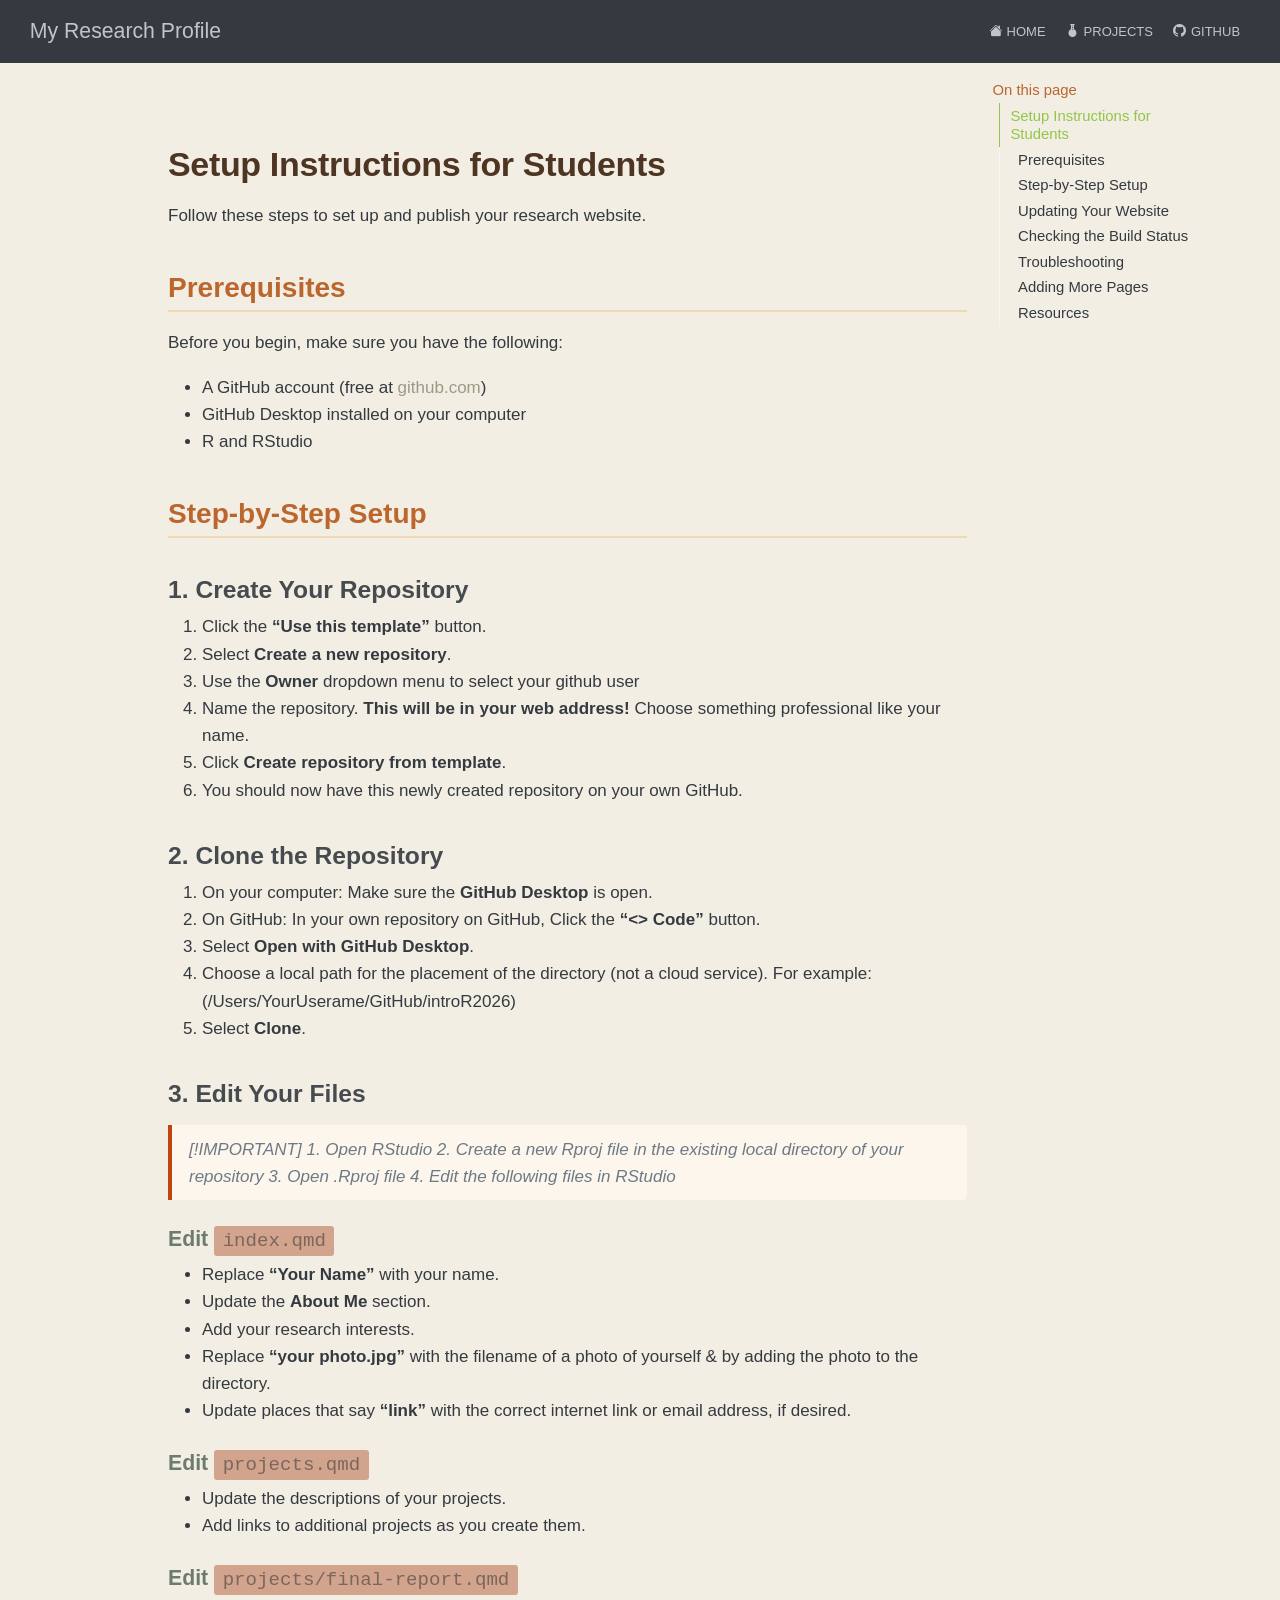
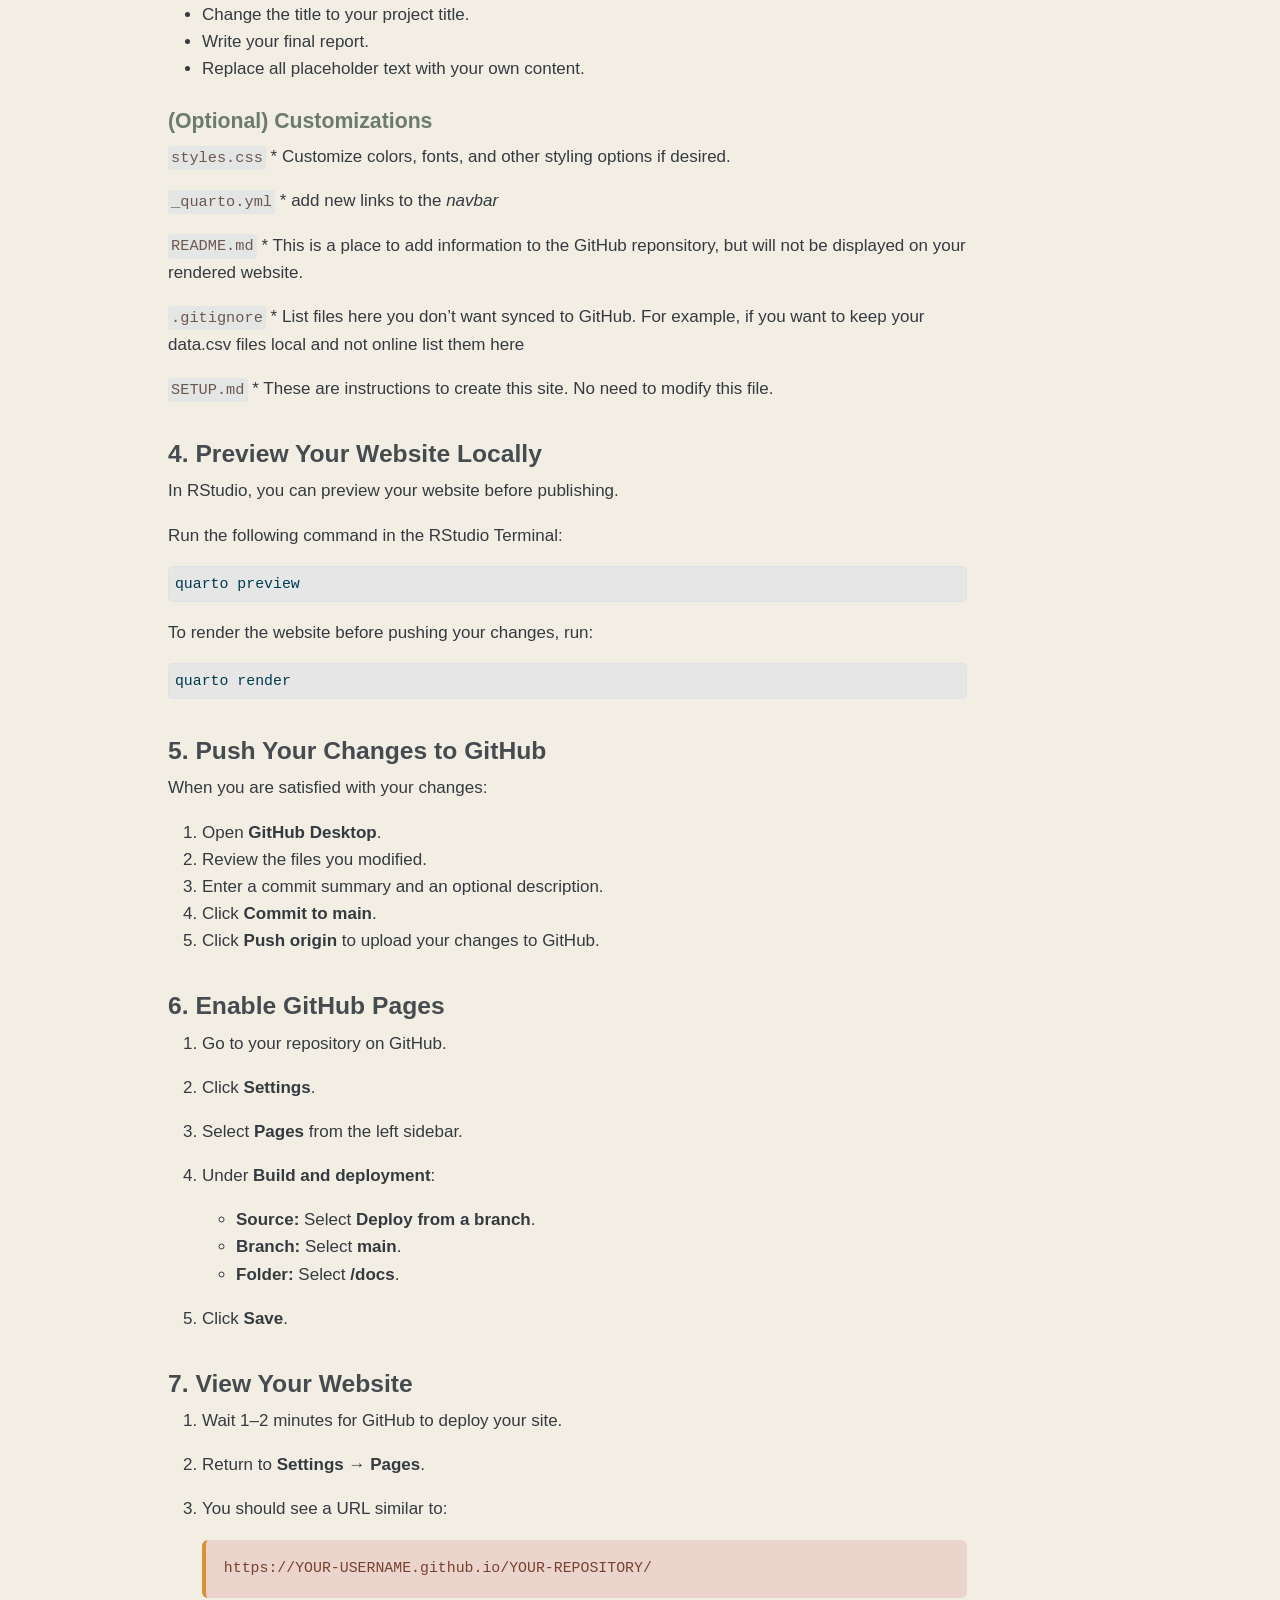
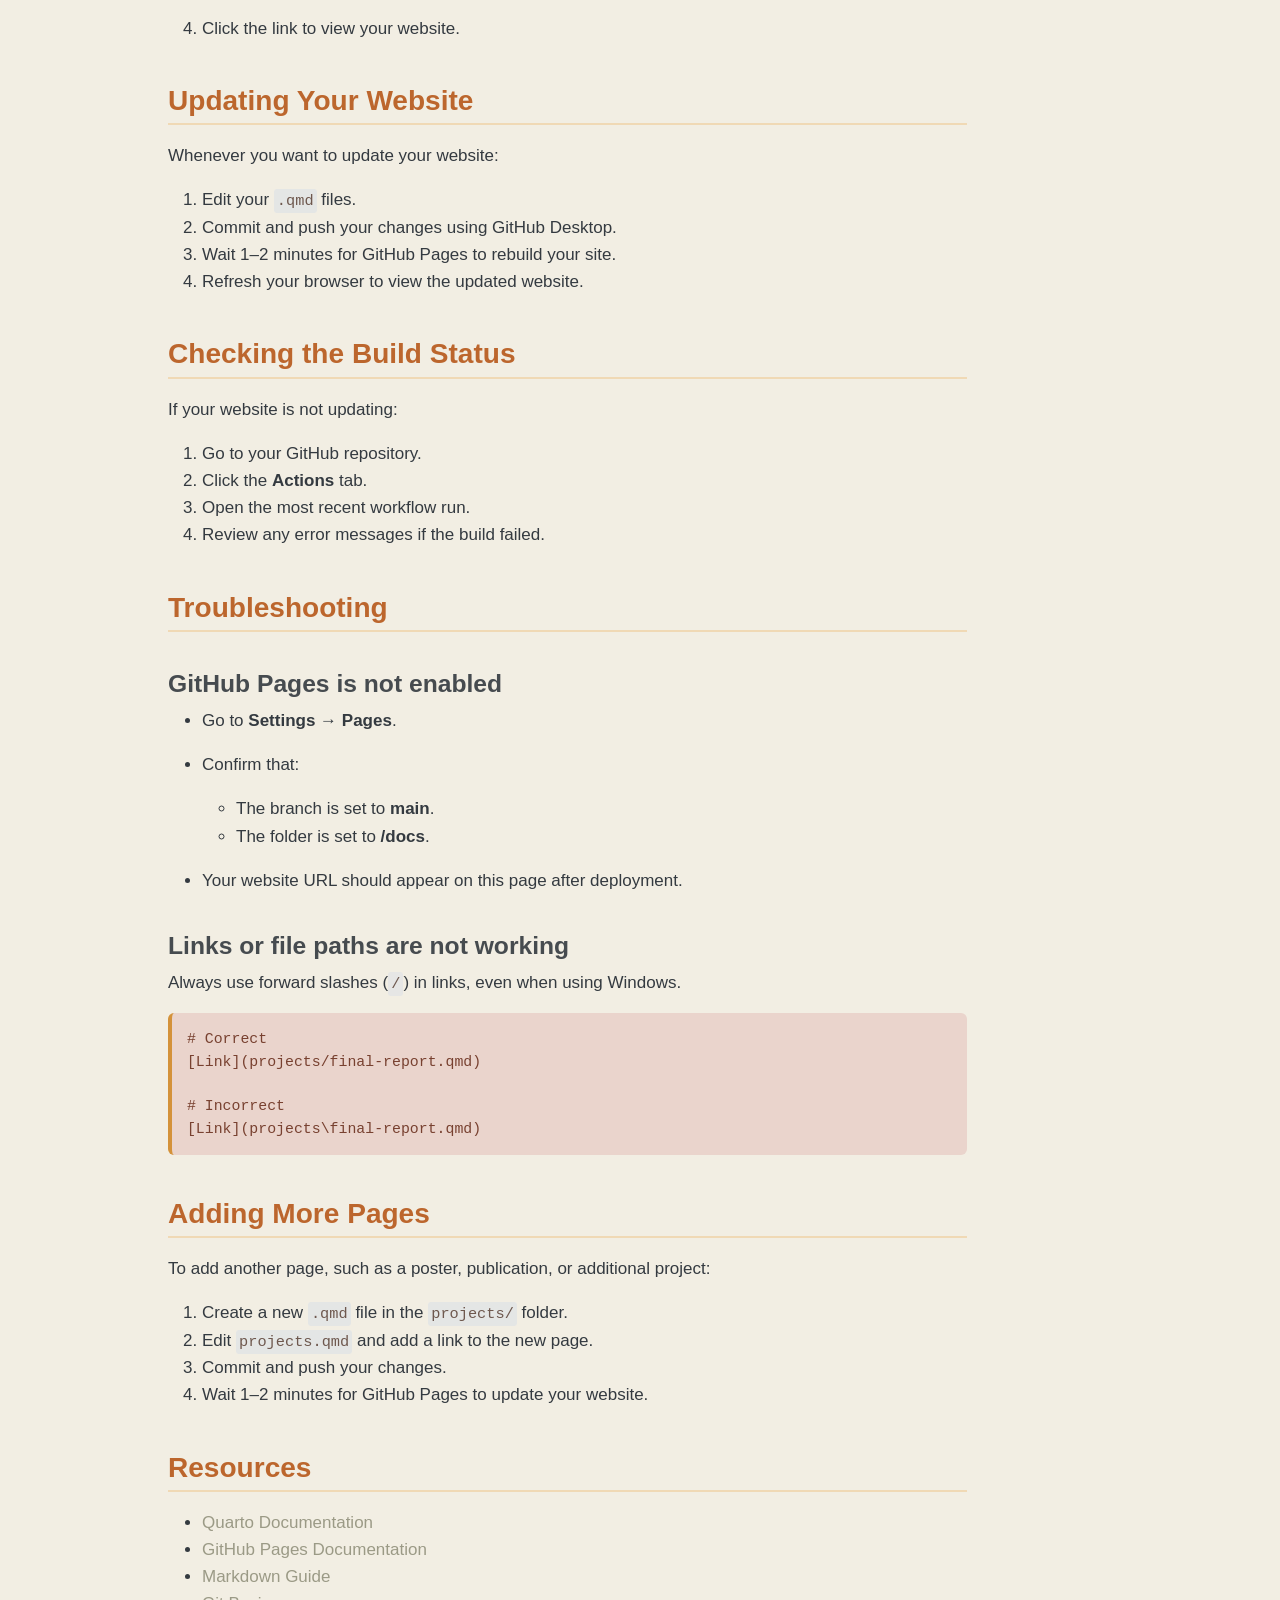
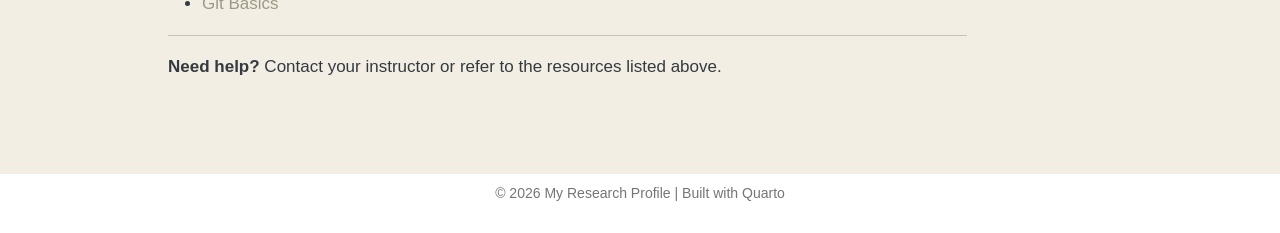
<file: docs/SETUP.html>
<!DOCTYPE html>
<html xmlns="http://www.w3.org/1999/xhtml" lang="en" xml:lang="en"><head>

<meta charset="utf-8">
<meta name="generator" content="quarto-1.9.38">

<meta name="viewport" content="width=device-width, initial-scale=1.0, user-scalable=yes">


<title>setup – My Research Profile</title>
<style>
/* Default styles provided by pandoc.
** See https://pandoc.org/MANUAL.html#variables-for-html for config info.
*/
code{white-space: pre-wrap;}
span.smallcaps{font-variant: small-caps;}
div.columns{display: flex; gap: min(4vw, 1.5em);}
div.column{flex: auto; overflow-x: auto;}
div.hanging-indent{margin-left: 1.5em; text-indent: -1.5em;}
ul.task-list{list-style: none;}
ul.task-list li input[type="checkbox"] {
  width: 0.8em;
  margin: 0 0.8em 0.2em -1em; /* quarto-specific, see https://github.com/quarto-dev/quarto-cli/issues/4556 */ 
  vertical-align: middle;
}
/* CSS for syntax highlighting */
html { -webkit-text-size-adjust: 100%; }
pre > code.sourceCode { white-space: pre; position: relative; }
pre > code.sourceCode > span { display: inline-block; line-height: 1.25; }
pre > code.sourceCode > span:empty { height: 1.2em; }
.sourceCode { overflow: visible; }
code.sourceCode > span { color: inherit; text-decoration: inherit; }
div.sourceCode { margin: 1em 0; }
pre.sourceCode { margin: 0; }
@media screen {
div.sourceCode { overflow: auto; }
}
@media print {
pre > code.sourceCode { white-space: pre-wrap; }
pre > code.sourceCode > span { text-indent: -5em; padding-left: 5em; }
}
pre.numberSource code
  { counter-reset: source-line 0; }
pre.numberSource code > span
  { position: relative; left: -4em; counter-increment: source-line; }
pre.numberSource code > span > a:first-child::before
  { content: counter(source-line);
    position: relative; left: -1em; text-align: right; vertical-align: baseline;
    border: none; display: inline-block;
    -webkit-touch-callout: none; -webkit-user-select: none;
    -khtml-user-select: none; -moz-user-select: none;
    -ms-user-select: none; user-select: none;
    padding: 0 4px; width: 4em;
  }
pre.numberSource { margin-left: 3em;  padding-left: 4px; }
div.sourceCode
  {   }
@media screen {
pre > code.sourceCode > span > a:first-child::before { text-decoration: underline; }
}
</style>


<script src="site_libs/quarto-nav/quarto-nav.js"></script>
<script src="site_libs/quarto-nav/headroom.min.js"></script>
<script src="site_libs/clipboard/clipboard.min.js"></script>
<script src="site_libs/quarto-search/autocomplete.umd.js"></script>
<script src="site_libs/quarto-search/fuse.min.js"></script>
<script src="site_libs/quarto-search/quarto-search.js"></script>
<meta name="quarto:offset" content="./">
<link href="./favicon.ico" rel="icon">
<script src="site_libs/quarto-html/quarto.js" type="module"></script>
<script src="site_libs/quarto-html/tabsets/tabsets.js" type="module"></script>
<script src="site_libs/quarto-html/popper.min.js"></script>
<script src="site_libs/quarto-html/tippy.umd.min.js"></script>
<script src="site_libs/quarto-html/anchor.min.js"></script>
<link href="site_libs/quarto-html/tippy.css" rel="stylesheet">
<link href="site_libs/quarto-html/quarto-syntax-highlighting-15634bcf2e68342d4ad2dfa704d543f6.css" rel="stylesheet" id="quarto-text-highlighting-styles">
<script src="site_libs/bootstrap/bootstrap.min.js"></script>
<link href="site_libs/bootstrap/bootstrap-icons.css" rel="stylesheet">
<link href="site_libs/bootstrap/bootstrap-aa5ef9033c42dbe9acf81d670cb50d40.min.css" rel="stylesheet" append-hash="true" id="quarto-bootstrap" data-mode="light">
<script id="quarto-search-options" type="application/json">{
  "location": "navbar",
  "copy-button": false,
  "collapse-after": 3,
  "panel-placement": "end",
  "type": "overlay",
  "limit": 50,
  "keyboard-shortcut": [
    "f",
    "/",
    "s"
  ],
  "show-item-context": false,
  "language": {
    "search-no-results-text": "No results",
    "search-matching-documents-text": "matching documents",
    "search-copy-link-title": "Copy link to search",
    "search-hide-matches-text": "Hide additional matches",
    "search-more-match-text": "more match in this document",
    "search-more-matches-text": "more matches in this document",
    "search-clear-button-title": "Clear",
    "search-text-placeholder": "",
    "search-detached-cancel-button-title": "Cancel",
    "search-submit-button-title": "Submit",
    "search-label": "Search"
  }
}</script>


<link rel="stylesheet" href="styles.css">
<meta property="og:title" content="My Research Profile">
<meta property="og:description" content="Research profile and project portfolio">
<meta property="og:site_name" content="My Research Profile">
</head>

<body class="nav-fixed quarto-light">

<div id="quarto-search-results"></div>
  <header id="quarto-header" class="headroom fixed-top">
    <nav class="navbar navbar-expand-lg " data-bs-theme="dark">
      <div class="navbar-container container-fluid">
      <div class="navbar-brand-container mx-auto">
    <a class="navbar-brand" href="./index.html">
    <span class="navbar-title">My Research Profile</span>
    </a>
  </div>
          <button class="navbar-toggler" type="button" data-bs-toggle="collapse" data-bs-target="#navbarCollapse" aria-controls="navbarCollapse" role="menu" aria-expanded="false" aria-label="Toggle navigation" onclick="if (window.quartoToggleHeadroom) { window.quartoToggleHeadroom(); }">
  <span class="navbar-toggler-icon"></span>
</button>
          <div class="collapse navbar-collapse" id="navbarCollapse">
            <ul class="navbar-nav navbar-nav-scroll ms-auto">
  <li class="nav-item">
    <a class="nav-link" href="./index.html"> <i class="bi bi-house-fill" role="img">
</i> 
<span class="menu-text">Home</span></a>
  </li>  
  <li class="nav-item">
    <a class="nav-link" href="./projects.html"> <i class="bi bi-flask-florence-fill" role="img">
</i> 
<span class="menu-text">Projects</span></a>
  </li>  
  <li class="nav-item">
    <a class="nav-link" href="https://github.com/silvanoross"> <i class="bi bi-github" role="img">
</i> 
<span class="menu-text">GitHub</span></a>
  </li>  
</ul>
          </div> <!-- /navcollapse -->
            <div class="quarto-navbar-tools">
</div>
      </div> <!-- /container-fluid -->
    </nav>
</header>
<!-- content -->
<div id="quarto-content" class="quarto-container page-columns page-rows-contents page-layout-article page-navbar">
<!-- sidebar -->
<!-- margin-sidebar -->
    <div id="quarto-margin-sidebar" class="sidebar margin-sidebar">
        <nav id="TOC" role="doc-toc" class="toc-active">
    <h2 id="toc-title">On this page</h2>
   
  <ul>
  <li><a href="#setup-instructions-for-students" id="toc-setup-instructions-for-students" class="nav-link active" data-scroll-target="#setup-instructions-for-students">Setup Instructions for Students</a>
  <ul class="collapse">
  <li><a href="#prerequisites" id="toc-prerequisites" class="nav-link" data-scroll-target="#prerequisites">Prerequisites</a></li>
  <li><a href="#step-by-step-setup" id="toc-step-by-step-setup" class="nav-link" data-scroll-target="#step-by-step-setup">Step-by-Step Setup</a>
  <ul class="collapse">
  <li><a href="#create-your-repository" id="toc-create-your-repository" class="nav-link" data-scroll-target="#create-your-repository">1. Create Your Repository</a></li>
  <li><a href="#clone-the-repository" id="toc-clone-the-repository" class="nav-link" data-scroll-target="#clone-the-repository">2. Clone the Repository</a></li>
  <li><a href="#edit-your-files" id="toc-edit-your-files" class="nav-link" data-scroll-target="#edit-your-files">3. Edit Your Files</a></li>
  <li><a href="#preview-your-website-locally" id="toc-preview-your-website-locally" class="nav-link" data-scroll-target="#preview-your-website-locally">4. Preview Your Website Locally</a></li>
  <li><a href="#push-your-changes-to-github" id="toc-push-your-changes-to-github" class="nav-link" data-scroll-target="#push-your-changes-to-github">5. Push Your Changes to GitHub</a></li>
  <li><a href="#enable-github-pages" id="toc-enable-github-pages" class="nav-link" data-scroll-target="#enable-github-pages">6. Enable GitHub Pages</a></li>
  <li><a href="#view-your-website" id="toc-view-your-website" class="nav-link" data-scroll-target="#view-your-website">7. View Your Website</a></li>
  </ul></li>
  <li><a href="#updating-your-website" id="toc-updating-your-website" class="nav-link" data-scroll-target="#updating-your-website">Updating Your Website</a></li>
  <li><a href="#checking-the-build-status" id="toc-checking-the-build-status" class="nav-link" data-scroll-target="#checking-the-build-status">Checking the Build Status</a></li>
  <li><a href="#troubleshooting" id="toc-troubleshooting" class="nav-link" data-scroll-target="#troubleshooting">Troubleshooting</a>
  <ul class="collapse">
  <li><a href="#github-pages-is-not-enabled" id="toc-github-pages-is-not-enabled" class="nav-link" data-scroll-target="#github-pages-is-not-enabled">GitHub Pages is not enabled</a></li>
  <li><a href="#links-or-file-paths-are-not-working" id="toc-links-or-file-paths-are-not-working" class="nav-link" data-scroll-target="#links-or-file-paths-are-not-working">Links or file paths are not working</a></li>
  </ul></li>
  <li><a href="#adding-more-pages" id="toc-adding-more-pages" class="nav-link" data-scroll-target="#adding-more-pages">Adding More Pages</a></li>
  <li><a href="#resources" id="toc-resources" class="nav-link" data-scroll-target="#resources">Resources</a></li>
  </ul></li>
  </ul>
</nav>
    </div>
<!-- main -->
<main class="content" id="quarto-document-content"><header id="title-block-header" class="quarto-title-block"></header>




<section id="setup-instructions-for-students" class="level1">
<h1>Setup Instructions for Students</h1>
<p>Follow these steps to set up and publish your research website.</p>
<section id="prerequisites" class="level2">
<h2 class="anchored" data-anchor-id="prerequisites">Prerequisites</h2>
<p>Before you begin, make sure you have the following:</p>
<ul>
<li>A GitHub account (free at <a href="https://github.com">github.com</a>)</li>
<li>GitHub Desktop installed on your computer</li>
<li>R and RStudio</li>
</ul>
</section>
<section id="step-by-step-setup" class="level2">
<h2 class="anchored" data-anchor-id="step-by-step-setup">Step-by-Step Setup</h2>
<section id="create-your-repository" class="level3">
<h3 class="anchored" data-anchor-id="create-your-repository">1. Create Your Repository</h3>
<ol type="1">
<li>Click the <strong>“Use this template”</strong> button.</li>
<li>Select <strong>Create a new repository</strong>.</li>
<li>Use the <strong>Owner</strong> dropdown menu to select your github user</li>
<li>Name the repository. <strong>This will be in your web address!</strong> Choose something professional like your name.</li>
<li>Click <strong>Create repository from template</strong>.</li>
<li>You should now have this newly created repository on your own GitHub.</li>
</ol>
</section>
<section id="clone-the-repository" class="level3">
<h3 class="anchored" data-anchor-id="clone-the-repository">2. Clone the Repository</h3>
<ol type="1">
<li>On your computer: Make sure the <strong>GitHub Desktop</strong> is open.</li>
<li>On GitHub: In your own repository on GitHub, Click the <strong>“&lt;&gt; Code”</strong> button.</li>
<li>Select <strong>Open with GitHub Desktop</strong>.</li>
<li>Choose a local path for the placement of the directory (not a cloud service). For example: (/Users/YourUserame/GitHub/introR2026)</li>
<li>Select <strong>Clone</strong>.</li>
</ol>
</section>
<section id="edit-your-files" class="level3">
<h3 class="anchored" data-anchor-id="edit-your-files">3. Edit Your Files</h3>
<blockquote class="blockquote">
<p>[!IMPORTANT] 1. Open RStudio 2. Create a new Rproj file in the existing local directory of your repository 3. Open .Rproj file 4. Edit the following files in RStudio</p>
</blockquote>
<section id="edit-index.qmd" class="level4">
<h4 class="anchored" data-anchor-id="edit-index.qmd">Edit <code>index.qmd</code></h4>
<ul>
<li>Replace <strong>“Your Name”</strong> with your name.</li>
<li>Update the <strong>About Me</strong> section.</li>
<li>Add your research interests.</li>
<li>Replace <strong>“your photo.jpg”</strong> with the filename of a photo of yourself &amp; by adding the photo to the directory.</li>
<li>Update places that say <strong>“link”</strong> with the correct internet link or email address, if desired.</li>
</ul>
</section>
<section id="edit-projects.qmd" class="level4">
<h4 class="anchored" data-anchor-id="edit-projects.qmd">Edit <code>projects.qmd</code></h4>
<ul>
<li>Update the descriptions of your projects.</li>
<li>Add links to additional projects as you create them.</li>
</ul>
</section>
<section id="edit-projectsfinal-report.qmd" class="level4">
<h4 class="anchored" data-anchor-id="edit-projectsfinal-report.qmd">Edit <code>projects/final-report.qmd</code></h4>
<ul>
<li>Change the title to your project title.</li>
<li>Write your final report.</li>
<li>Replace all placeholder text with your own content.</li>
</ul>
</section>
<section id="optional-customizations" class="level4">
<h4 class="anchored" data-anchor-id="optional-customizations">(Optional) Customizations</h4>
<p><code>styles.css</code> * Customize colors, fonts, and other styling options if desired.</p>
<p><code>_quarto.yml</code> * add new links to the <em>navbar</em></p>
<p><code>README.md</code> * This is a place to add information to the GitHub reponsitory, but will not be displayed on your rendered website.</p>
<p><code>.gitignore</code> * List files here you don’t want synced to GitHub. For example, if you want to keep your data.csv files local and not online list them here</p>
<p><code>SETUP.md</code> * These are instructions to create this site. No need to modify this file.</p>
</section>
</section>
<section id="preview-your-website-locally" class="level3">
<h3 class="anchored" data-anchor-id="preview-your-website-locally">4. Preview Your Website Locally</h3>
<p>In RStudio, you can preview your website before publishing.</p>
<p>Run the following command in the RStudio Terminal:</p>
<div class="code-copy-outer-scaffold"><div class="sourceCode" id="cb1"><pre class="sourceCode bash code-with-copy"><code class="sourceCode bash"><span id="cb1-1"><a href="#cb1-1" aria-hidden="true" tabindex="-1"></a><span class="ex">quarto</span> preview</span></code></pre></div><button title="Copy to Clipboard" class="code-copy-button"><i class="bi"></i></button></div>
<p>To render the website before pushing your changes, run:</p>
<div class="code-copy-outer-scaffold"><div class="sourceCode" id="cb2"><pre class="sourceCode bash code-with-copy"><code class="sourceCode bash"><span id="cb2-1"><a href="#cb2-1" aria-hidden="true" tabindex="-1"></a><span class="ex">quarto</span> render</span></code></pre></div><button title="Copy to Clipboard" class="code-copy-button"><i class="bi"></i></button></div>
</section>
<section id="push-your-changes-to-github" class="level3">
<h3 class="anchored" data-anchor-id="push-your-changes-to-github">5. Push Your Changes to GitHub</h3>
<p>When you are satisfied with your changes:</p>
<ol type="1">
<li>Open <strong>GitHub Desktop</strong>.</li>
<li>Review the files you modified.</li>
<li>Enter a commit summary and an optional description.</li>
<li>Click <strong>Commit to main</strong>.</li>
<li>Click <strong>Push origin</strong> to upload your changes to GitHub.</li>
</ol>
</section>
<section id="enable-github-pages" class="level3">
<h3 class="anchored" data-anchor-id="enable-github-pages">6. Enable GitHub Pages</h3>
<ol type="1">
<li><p>Go to your repository on GitHub.</p></li>
<li><p>Click <strong>Settings</strong>.</p></li>
<li><p>Select <strong>Pages</strong> from the left sidebar.</p></li>
<li><p>Under <strong>Build and deployment</strong>:</p>
<ul>
<li><strong>Source:</strong> Select <strong>Deploy from a branch</strong>.</li>
<li><strong>Branch:</strong> Select <strong>main</strong>.</li>
<li><strong>Folder:</strong> Select <strong>/docs</strong>.</li>
</ul></li>
<li><p>Click <strong>Save</strong>.</p></li>
</ol>
</section>
<section id="view-your-website" class="level3">
<h3 class="anchored" data-anchor-id="view-your-website">7. View Your Website</h3>
<ol type="1">
<li><p>Wait 1–2 minutes for GitHub to deploy your site.</p></li>
<li><p>Return to <strong>Settings → Pages</strong>.</p></li>
<li><p>You should see a URL similar to:</p>
<pre><code>https://YOUR-USERNAME.github.io/YOUR-REPOSITORY/</code></pre></li>
<li><p>Click the link to view your website.</p></li>
</ol>
</section>
</section>
<section id="updating-your-website" class="level2">
<h2 class="anchored" data-anchor-id="updating-your-website">Updating Your Website</h2>
<p>Whenever you want to update your website:</p>
<ol type="1">
<li>Edit your <code>.qmd</code> files.</li>
<li>Commit and push your changes using GitHub Desktop.</li>
<li>Wait 1–2 minutes for GitHub Pages to rebuild your site.</li>
<li>Refresh your browser to view the updated website.</li>
</ol>
</section>
<section id="checking-the-build-status" class="level2">
<h2 class="anchored" data-anchor-id="checking-the-build-status">Checking the Build Status</h2>
<p>If your website is not updating:</p>
<ol type="1">
<li>Go to your GitHub repository.</li>
<li>Click the <strong>Actions</strong> tab.</li>
<li>Open the most recent workflow run.</li>
<li>Review any error messages if the build failed.</li>
</ol>
</section>
<section id="troubleshooting" class="level2">
<h2 class="anchored" data-anchor-id="troubleshooting">Troubleshooting</h2>
<section id="github-pages-is-not-enabled" class="level3">
<h3 class="anchored" data-anchor-id="github-pages-is-not-enabled">GitHub Pages is not enabled</h3>
<ul>
<li><p>Go to <strong>Settings → Pages</strong>.</p></li>
<li><p>Confirm that:</p>
<ul>
<li>The branch is set to <strong>main</strong>.</li>
<li>The folder is set to <strong>/docs</strong>.</li>
</ul></li>
<li><p>Your website URL should appear on this page after deployment.</p></li>
</ul>
</section>
<section id="links-or-file-paths-are-not-working" class="level3">
<h3 class="anchored" data-anchor-id="links-or-file-paths-are-not-working">Links or file paths are not working</h3>
<p>Always use forward slashes (<code>/</code>) in links, even when using Windows.</p>
<pre class="text"><code># Correct
[Link](projects/final-report.qmd)

# Incorrect
[Link](projects\final-report.qmd)</code></pre>
</section>
</section>
<section id="adding-more-pages" class="level2">
<h2 class="anchored" data-anchor-id="adding-more-pages">Adding More Pages</h2>
<p>To add another page, such as a poster, publication, or additional project:</p>
<ol type="1">
<li>Create a new <code>.qmd</code> file in the <code>projects/</code> folder.</li>
<li>Edit <code>projects.qmd</code> and add a link to the new page.</li>
<li>Commit and push your changes.</li>
<li>Wait 1–2 minutes for GitHub Pages to update your website.</li>
</ol>
</section>
<section id="resources" class="level2">
<h2 class="anchored" data-anchor-id="resources">Resources</h2>
<ul>
<li><a href="https://quarto.org/">Quarto Documentation</a></li>
<li><a href="https://docs.github.com/en/pages">GitHub Pages Documentation</a></li>
<li><a href="https://www.markdownguide.org/">Markdown Guide</a></li>
<li><a href="https://git-scm.com/book/en/v2/Getting-Started-Git-Basics">Git Basics</a></li>
</ul>
<hr>
<p><strong>Need help?</strong> Contact your instructor or refer to the resources listed above.</p>


</section>
</section>

</main> <!-- /main -->
<script id="quarto-html-after-body" type="application/javascript">
  window.document.addEventListener("DOMContentLoaded", function (event) {
    const icon = "";
    const anchorJS = new window.AnchorJS();
    anchorJS.options = {
      placement: 'right',
      icon: icon
    };
    anchorJS.add('.anchored');
    const isCodeAnnotation = (el) => {
      for (const clz of el.classList) {
        if (clz.startsWith('code-annotation-')) {                     
          return true;
        }
      }
      return false;
    }
    const onCopySuccess = function(e) {
      // button target
      const button = e.trigger;
      // don't keep focus
      button.blur();
      // flash "checked"
      button.classList.add('code-copy-button-checked');
      var currentTitle = button.getAttribute("title");
      button.setAttribute("title", "Copied!");
      let tooltip;
      if (window.bootstrap) {
        button.setAttribute("data-bs-toggle", "tooltip");
        button.setAttribute("data-bs-placement", "left");
        button.setAttribute("data-bs-title", "Copied!");
        tooltip = new bootstrap.Tooltip(button, 
          { trigger: "manual", 
            customClass: "code-copy-button-tooltip",
            offset: [0, -8]});
        tooltip.show();    
      }
      setTimeout(function() {
        if (tooltip) {
          tooltip.hide();
          button.removeAttribute("data-bs-title");
          button.removeAttribute("data-bs-toggle");
          button.removeAttribute("data-bs-placement");
        }
        button.setAttribute("title", currentTitle);
        button.classList.remove('code-copy-button-checked');
      }, 1000);
      // clear code selection
      e.clearSelection();
    }
    const getTextToCopy = function(trigger) {
      const outerScaffold = trigger.parentElement.cloneNode(true);
      const codeEl = outerScaffold.querySelector('code');
      for (const childEl of codeEl.children) {
        if (isCodeAnnotation(childEl)) {
          childEl.remove();
        }
      }
      return codeEl.innerText;
    }
    const clipboard = new window.ClipboardJS('.code-copy-button:not([data-in-quarto-modal])', {
      text: getTextToCopy
    });
    clipboard.on('success', onCopySuccess);
    if (window.document.getElementById('quarto-embedded-source-code-modal')) {
      const clipboardModal = new window.ClipboardJS('.code-copy-button[data-in-quarto-modal]', {
        text: getTextToCopy,
        container: window.document.getElementById('quarto-embedded-source-code-modal')
      });
      clipboardModal.on('success', onCopySuccess);
    }
      var localhostRegex = new RegExp(/^(?:http|https):\/\/localhost\:?[0-9]*\//);
      var mailtoRegex = new RegExp(/^mailto:/);
        var filterRegex = new RegExp("https:\/\/silvanoross\.github\.io\/silvano_ross\.github\.io\/");
      var isInternal = (href) => {
          return filterRegex.test(href) || localhostRegex.test(href) || mailtoRegex.test(href);
      }
      // Inspect non-navigation links and adorn them if external
     var links = window.document.querySelectorAll('a[href]:not(.nav-link):not(.navbar-brand):not(.toc-action):not(.sidebar-link):not(.sidebar-item-toggle):not(.pagination-link):not(.no-external):not([aria-hidden]):not(.dropdown-item):not(.quarto-navigation-tool):not(.about-link)');
      for (var i=0; i<links.length; i++) {
        const link = links[i];
        if (!isInternal(link.href)) {
          // undo the damage that might have been done by quarto-nav.js in the case of
          // links that we want to consider external
          if (link.dataset.originalHref !== undefined) {
            link.href = link.dataset.originalHref;
          }
        }
      }
    function tippyHover(el, contentFn, onTriggerFn, onUntriggerFn) {
      const config = {
        allowHTML: true,
        maxWidth: 500,
        delay: 100,
        arrow: false,
        appendTo: function(el) {
            return el.parentElement;
        },
        interactive: true,
        interactiveBorder: 10,
        theme: 'quarto',
        placement: 'bottom-start',
      };
      if (contentFn) {
        config.content = contentFn;
      }
      if (onTriggerFn) {
        config.onTrigger = onTriggerFn;
      }
      if (onUntriggerFn) {
        config.onUntrigger = onUntriggerFn;
      }
      window.tippy(el, config); 
    }
    const noterefs = window.document.querySelectorAll('a[role="doc-noteref"]');
    for (var i=0; i<noterefs.length; i++) {
      const ref = noterefs[i];
      tippyHover(ref, function() {
        // use id or data attribute instead here
        let href = ref.getAttribute('data-footnote-href') || ref.getAttribute('href');
        try { href = new URL(href).hash; } catch {}
        const id = href.replace(/^#\/?/, "");
        const note = window.document.getElementById(id);
        if (note) {
          return note.innerHTML;
        } else {
          return "";
        }
      });
    }
    const xrefs = window.document.querySelectorAll('a.quarto-xref');
    const processXRef = (id, note) => {
      // Strip column container classes
      const stripColumnClz = (el) => {
        el.classList.remove("page-full", "page-columns");
        if (el.children) {
          for (const child of el.children) {
            stripColumnClz(child);
          }
        }
      }
      stripColumnClz(note)
      if (id === null || id.startsWith('sec-')) {
        // Special case sections, only their first couple elements
        const container = document.createElement("div");
        if (note.children && note.children.length > 2) {
          container.appendChild(note.children[0].cloneNode(true));
          for (let i = 1; i < note.children.length; i++) {
            const child = note.children[i];
            if (child.tagName === "P" && child.innerText === "") {
              continue;
            } else {
              container.appendChild(child.cloneNode(true));
              break;
            }
          }
          if (window.Quarto?.typesetMath) {
            window.Quarto.typesetMath(container);
          }
          return container.innerHTML
        } else {
          if (window.Quarto?.typesetMath) {
            window.Quarto.typesetMath(note);
          }
          return note.innerHTML;
        }
      } else {
        // Remove any anchor links if they are present
        const anchorLink = note.querySelector('a.anchorjs-link');
        if (anchorLink) {
          anchorLink.remove();
        }
        if (window.Quarto?.typesetMath) {
          window.Quarto.typesetMath(note);
        }
        if (note.classList.contains("callout")) {
          return note.outerHTML;
        } else {
          return note.innerHTML;
        }
      }
    }
    for (var i=0; i<xrefs.length; i++) {
      const xref = xrefs[i];
      tippyHover(xref, undefined, function(instance) {
        instance.disable();
        let url = xref.getAttribute('href');
        let hash = undefined; 
        if (url.startsWith('#')) {
          hash = url;
        } else {
          try { hash = new URL(url).hash; } catch {}
        }
        if (hash) {
          const id = hash.replace(/^#\/?/, "");
          const note = window.document.getElementById(id);
          if (note !== null) {
            try {
              const html = processXRef(id, note.cloneNode(true));
              instance.setContent(html);
            } finally {
              instance.enable();
              instance.show();
            }
          } else {
            // See if we can fetch this
            fetch(url.split('#')[0])
            .then(res => res.text())
            .then(html => {
              const parser = new DOMParser();
              const htmlDoc = parser.parseFromString(html, "text/html");
              const note = htmlDoc.getElementById(id);
              if (note !== null) {
                const html = processXRef(id, note);
                instance.setContent(html);
              } 
            }).finally(() => {
              instance.enable();
              instance.show();
            });
          }
        } else {
          // See if we can fetch a full url (with no hash to target)
          // This is a special case and we should probably do some content thinning / targeting
          fetch(url)
          .then(res => res.text())
          .then(html => {
            const parser = new DOMParser();
            const htmlDoc = parser.parseFromString(html, "text/html");
            const note = htmlDoc.querySelector('main.content');
            if (note !== null) {
              // This should only happen for chapter cross references
              // (since there is no id in the URL)
              // remove the first header
              if (note.children.length > 0 && note.children[0].tagName === "HEADER") {
                note.children[0].remove();
              }
              const html = processXRef(null, note);
              instance.setContent(html);
            } 
          }).finally(() => {
            instance.enable();
            instance.show();
          });
        }
      }, function(instance) {
      });
    }
        let selectedAnnoteEl;
        const selectorForAnnotation = ( cell, annotation) => {
          let cellAttr = 'data-code-cell="' + cell + '"';
          let lineAttr = 'data-code-annotation="' +  annotation + '"';
          const selector = 'span[' + cellAttr + '][' + lineAttr + ']';
          return selector;
        }
        const selectCodeLines = (annoteEl) => {
          const doc = window.document;
          const targetCell = annoteEl.getAttribute("data-target-cell");
          const targetAnnotation = annoteEl.getAttribute("data-target-annotation");
          const annoteSpan = window.document.querySelector(selectorForAnnotation(targetCell, targetAnnotation));
          const lines = annoteSpan.getAttribute("data-code-lines").split(",");
          const lineIds = lines.map((line) => {
            return targetCell + "-" + line;
          })
          let top = null;
          let height = null;
          let parent = null;
          if (lineIds.length > 0) {
              //compute the position of the single el (top and bottom and make a div)
              const el = window.document.getElementById(lineIds[0]);
              top = el.offsetTop;
              height = el.offsetHeight;
              parent = el.parentElement.parentElement;
            if (lineIds.length > 1) {
              const lastEl = window.document.getElementById(lineIds[lineIds.length - 1]);
              const bottom = lastEl.offsetTop + lastEl.offsetHeight;
              height = bottom - top;
            }
            if (top !== null && height !== null && parent !== null) {
              // cook up a div (if necessary) and position it 
              let div = window.document.getElementById("code-annotation-line-highlight");
              if (div === null) {
                div = window.document.createElement("div");
                div.setAttribute("id", "code-annotation-line-highlight");
                div.style.position = 'absolute';
                parent.appendChild(div);
              }
              div.style.top = top - 2 + "px";
              div.style.height = height + 4 + "px";
              div.style.left = 0;
              let gutterDiv = window.document.getElementById("code-annotation-line-highlight-gutter");
              if (gutterDiv === null) {
                gutterDiv = window.document.createElement("div");
                gutterDiv.setAttribute("id", "code-annotation-line-highlight-gutter");
                gutterDiv.style.position = 'absolute';
                const codeCell = window.document.getElementById(targetCell);
                const gutter = codeCell.querySelector('.code-annotation-gutter');
                gutter.appendChild(gutterDiv);
              }
              gutterDiv.style.top = top - 2 + "px";
              gutterDiv.style.height = height + 4 + "px";
            }
            selectedAnnoteEl = annoteEl;
          }
        };
        const unselectCodeLines = () => {
          const elementsIds = ["code-annotation-line-highlight", "code-annotation-line-highlight-gutter"];
          elementsIds.forEach((elId) => {
            const div = window.document.getElementById(elId);
            if (div) {
              div.remove();
            }
          });
          selectedAnnoteEl = undefined;
        };
          // Handle positioning of the toggle
      window.addEventListener(
        "resize",
        throttle(() => {
          elRect = undefined;
          if (selectedAnnoteEl) {
            selectCodeLines(selectedAnnoteEl);
          }
        }, 10)
      );
      function throttle(fn, ms) {
      let throttle = false;
      let timer;
        return (...args) => {
          if(!throttle) { // first call gets through
              fn.apply(this, args);
              throttle = true;
          } else { // all the others get throttled
              if(timer) clearTimeout(timer); // cancel #2
              timer = setTimeout(() => {
                fn.apply(this, args);
                timer = throttle = false;
              }, ms);
          }
        };
      }
        // Attach click handler to the DT
        const annoteDls = window.document.querySelectorAll('dt[data-target-cell]');
        for (const annoteDlNode of annoteDls) {
          annoteDlNode.addEventListener('click', (event) => {
            const clickedEl = event.target;
            if (clickedEl !== selectedAnnoteEl) {
              unselectCodeLines();
              const activeEl = window.document.querySelector('dt[data-target-cell].code-annotation-active');
              if (activeEl) {
                activeEl.classList.remove('code-annotation-active');
              }
              selectCodeLines(clickedEl);
              clickedEl.classList.add('code-annotation-active');
            } else {
              // Unselect the line
              unselectCodeLines();
              clickedEl.classList.remove('code-annotation-active');
            }
          });
        }
    const findCites = (el) => {
      const parentEl = el.parentElement;
      if (parentEl) {
        const cites = parentEl.dataset.cites;
        if (cites) {
          return {
            el,
            cites: cites.split(' ')
          };
        } else {
          return findCites(el.parentElement)
        }
      } else {
        return undefined;
      }
    };
    var bibliorefs = window.document.querySelectorAll('a[role="doc-biblioref"]');
    for (var i=0; i<bibliorefs.length; i++) {
      const ref = bibliorefs[i];
      const citeInfo = findCites(ref);
      if (citeInfo) {
        tippyHover(citeInfo.el, function() {
          var popup = window.document.createElement('div');
          citeInfo.cites.forEach(function(cite) {
            var citeDiv = window.document.createElement('div');
            citeDiv.classList.add('hanging-indent');
            citeDiv.classList.add('csl-entry');
            var biblioDiv = window.document.getElementById('ref-' + cite);
            if (biblioDiv) {
              citeDiv.innerHTML = biblioDiv.innerHTML;
            }
            popup.appendChild(citeDiv);
          });
          return popup.innerHTML;
        });
      }
    }
  });
  </script>
</div> <!-- /content -->
<footer class="footer">
  <div class="nav-footer">
    <div class="nav-footer-left">
      &nbsp;
    </div>   
    <div class="nav-footer-center">
<p>© 2026 My Research Profile | Built with Quarto</p>
</div>
    <div class="nav-footer-right">
      &nbsp;
    </div>
  </div>
</footer>




</body></html>
</file>
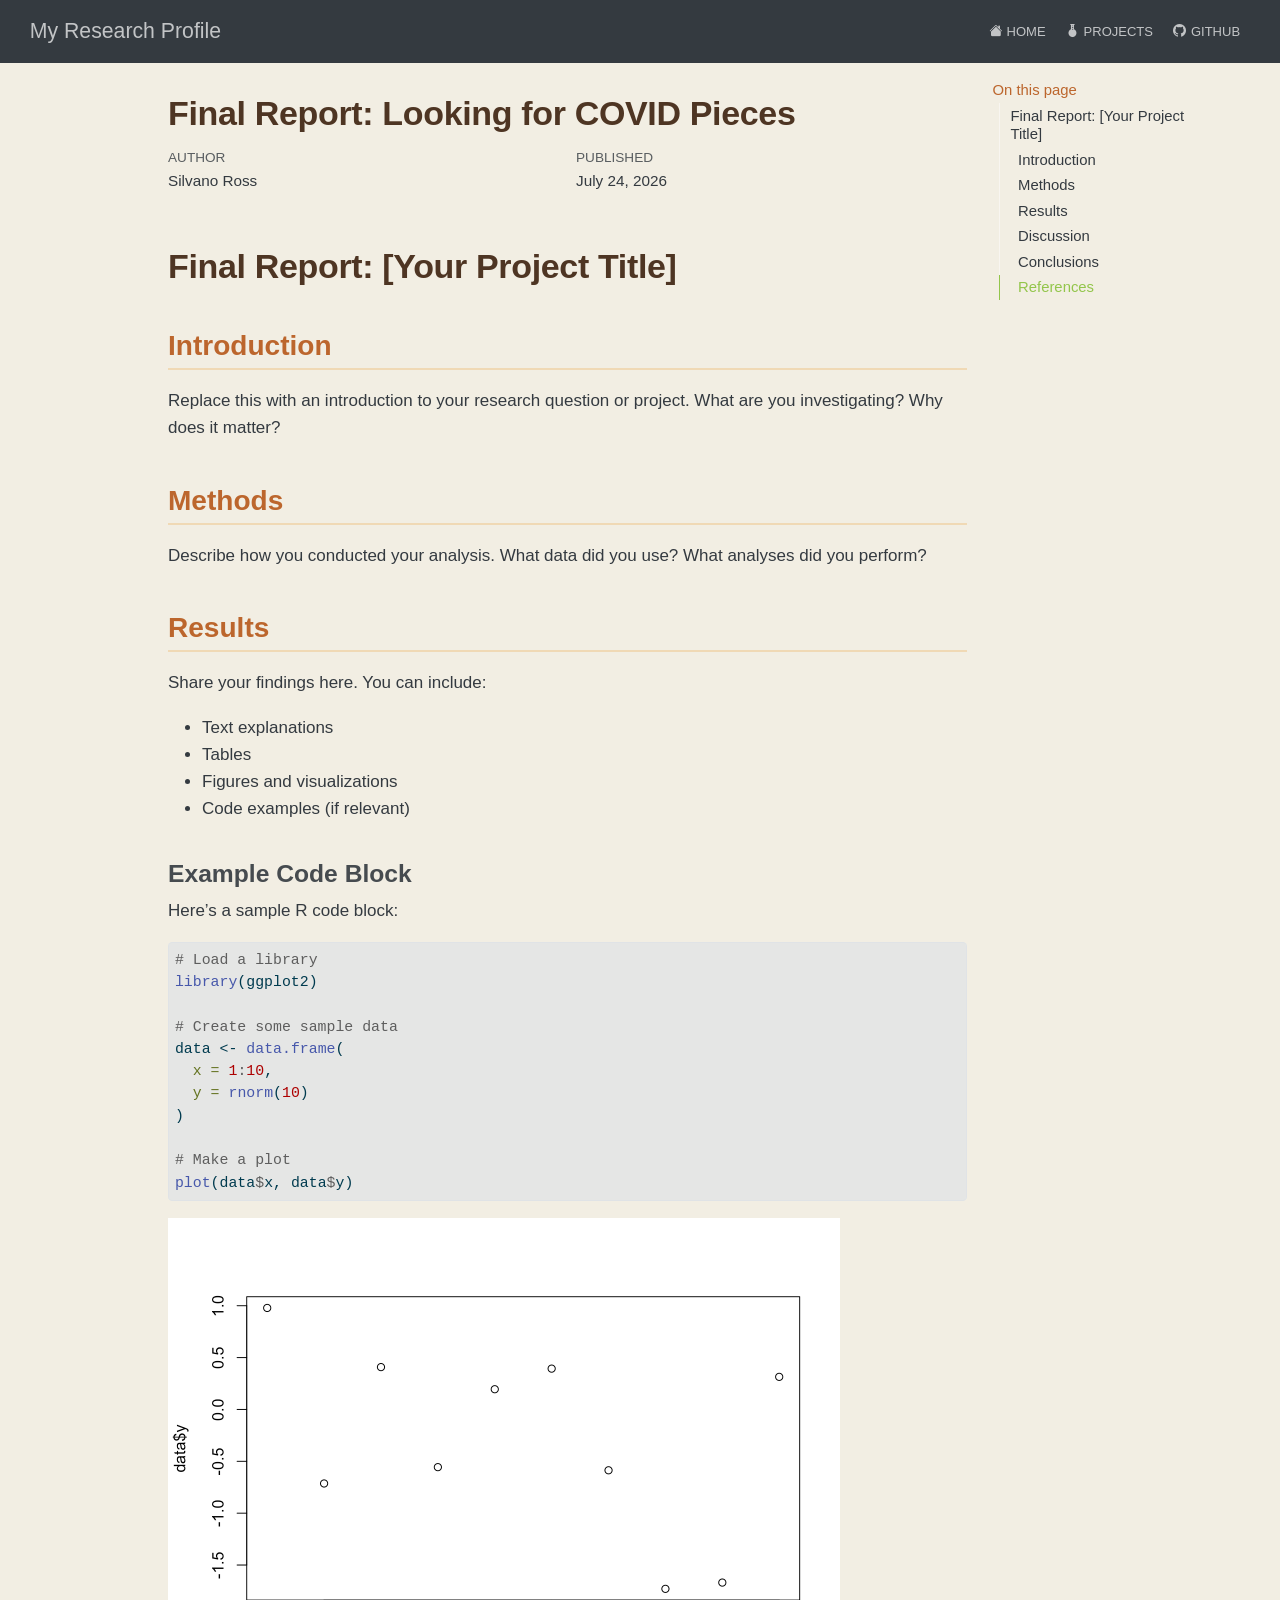
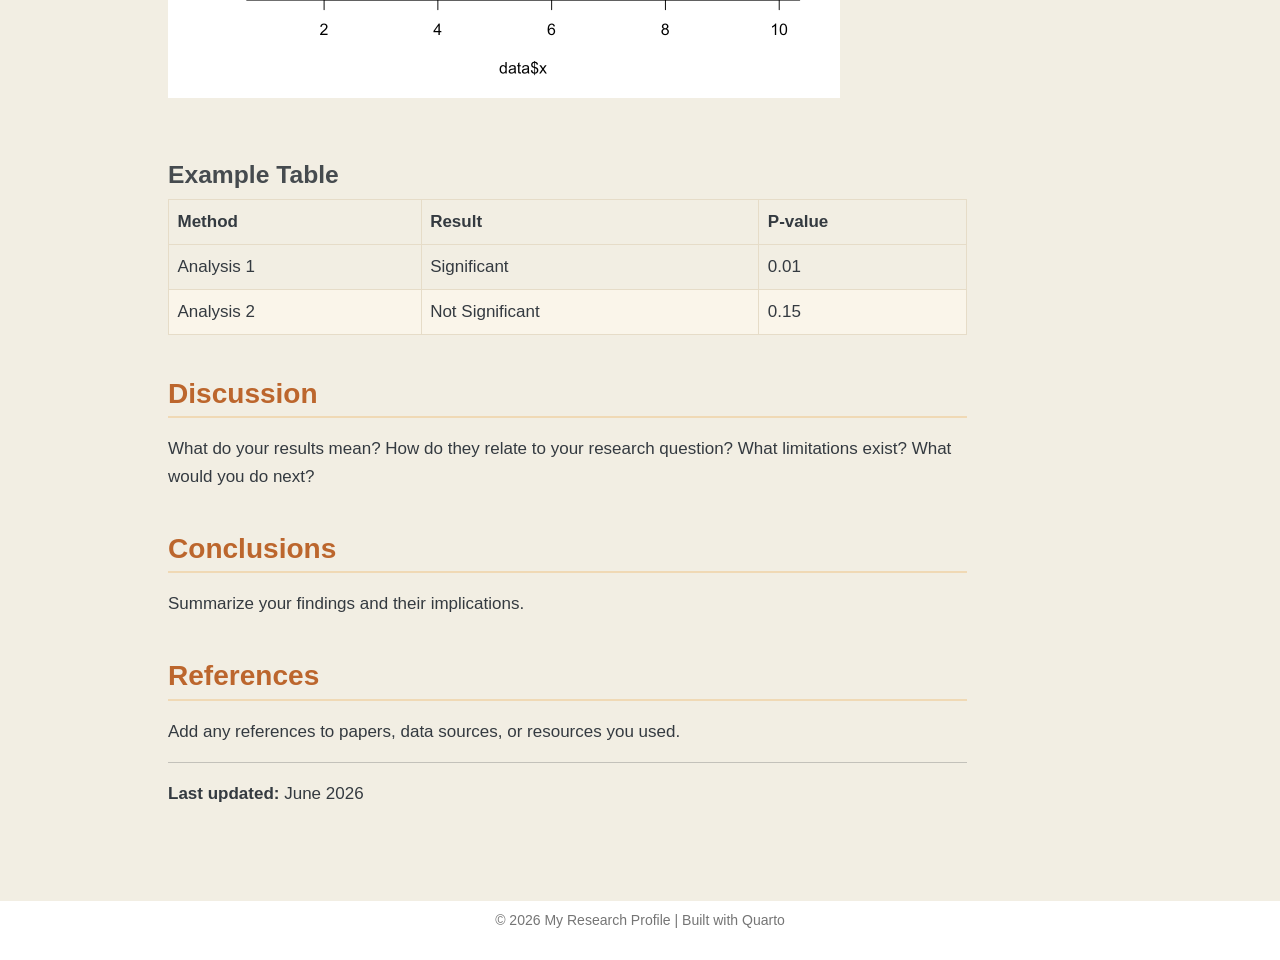
<file: docs/projects/final-report.html>
<!DOCTYPE html>
<html xmlns="http://www.w3.org/1999/xhtml" lang="en" xml:lang="en"><head>

<meta charset="utf-8">
<meta name="generator" content="quarto-1.9.38">

<meta name="viewport" content="width=device-width, initial-scale=1.0, user-scalable=yes">

<meta name="author" content="Silvano Ross">
<meta name="dcterms.date" content="2026-07-24">

<title>Final Report: Looking for COVID Pieces – My Research Profile</title>
<style>
/* Default styles provided by pandoc.
** See https://pandoc.org/MANUAL.html#variables-for-html for config info.
*/
code{white-space: pre-wrap;}
span.smallcaps{font-variant: small-caps;}
div.columns{display: flex; gap: min(4vw, 1.5em);}
div.column{flex: auto; overflow-x: auto;}
div.hanging-indent{margin-left: 1.5em; text-indent: -1.5em;}
ul.task-list{list-style: none;}
ul.task-list li input[type="checkbox"] {
  width: 0.8em;
  margin: 0 0.8em 0.2em -1em; /* quarto-specific, see https://github.com/quarto-dev/quarto-cli/issues/4556 */ 
  vertical-align: middle;
}
/* CSS for syntax highlighting */
html { -webkit-text-size-adjust: 100%; }
pre > code.sourceCode { white-space: pre; position: relative; }
pre > code.sourceCode > span { display: inline-block; line-height: 1.25; }
pre > code.sourceCode > span:empty { height: 1.2em; }
.sourceCode { overflow: visible; }
code.sourceCode > span { color: inherit; text-decoration: inherit; }
div.sourceCode { margin: 1em 0; }
pre.sourceCode { margin: 0; }
@media screen {
div.sourceCode { overflow: auto; }
}
@media print {
pre > code.sourceCode { white-space: pre-wrap; }
pre > code.sourceCode > span { text-indent: -5em; padding-left: 5em; }
}
pre.numberSource code
  { counter-reset: source-line 0; }
pre.numberSource code > span
  { position: relative; left: -4em; counter-increment: source-line; }
pre.numberSource code > span > a:first-child::before
  { content: counter(source-line);
    position: relative; left: -1em; text-align: right; vertical-align: baseline;
    border: none; display: inline-block;
    -webkit-touch-callout: none; -webkit-user-select: none;
    -khtml-user-select: none; -moz-user-select: none;
    -ms-user-select: none; user-select: none;
    padding: 0 4px; width: 4em;
  }
pre.numberSource { margin-left: 3em;  padding-left: 4px; }
div.sourceCode
  {   }
@media screen {
pre > code.sourceCode > span > a:first-child::before { text-decoration: underline; }
}
</style>


<script src="../site_libs/quarto-nav/quarto-nav.js"></script>
<script src="../site_libs/quarto-nav/headroom.min.js"></script>
<script src="../site_libs/clipboard/clipboard.min.js"></script>
<script src="../site_libs/quarto-search/autocomplete.umd.js"></script>
<script src="../site_libs/quarto-search/fuse.min.js"></script>
<script src="../site_libs/quarto-search/quarto-search.js"></script>
<meta name="quarto:offset" content="../">
<link href="../favicon.ico" rel="icon">
<script src="../site_libs/quarto-html/quarto.js" type="module"></script>
<script src="../site_libs/quarto-html/tabsets/tabsets.js" type="module"></script>
<script src="../site_libs/quarto-html/popper.min.js"></script>
<script src="../site_libs/quarto-html/tippy.umd.min.js"></script>
<script src="../site_libs/quarto-html/anchor.min.js"></script>
<link href="../site_libs/quarto-html/tippy.css" rel="stylesheet">
<link href="../site_libs/quarto-html/quarto-syntax-highlighting-15634bcf2e68342d4ad2dfa704d543f6.css" rel="stylesheet" id="quarto-text-highlighting-styles">
<script src="../site_libs/bootstrap/bootstrap.min.js"></script>
<link href="../site_libs/bootstrap/bootstrap-icons.css" rel="stylesheet">
<link href="../site_libs/bootstrap/bootstrap-aa5ef9033c42dbe9acf81d670cb50d40.min.css" rel="stylesheet" append-hash="true" id="quarto-bootstrap" data-mode="light">
<script id="quarto-search-options" type="application/json">{
  "location": "navbar",
  "copy-button": false,
  "collapse-after": 3,
  "panel-placement": "end",
  "type": "overlay",
  "limit": 50,
  "keyboard-shortcut": [
    "f",
    "/",
    "s"
  ],
  "show-item-context": false,
  "language": {
    "search-no-results-text": "No results",
    "search-matching-documents-text": "matching documents",
    "search-copy-link-title": "Copy link to search",
    "search-hide-matches-text": "Hide additional matches",
    "search-more-match-text": "more match in this document",
    "search-more-matches-text": "more matches in this document",
    "search-clear-button-title": "Clear",
    "search-text-placeholder": "",
    "search-detached-cancel-button-title": "Cancel",
    "search-submit-button-title": "Submit",
    "search-label": "Search"
  }
}</script>


<link rel="stylesheet" href="../styles.css">
<meta property="og:title" content="Final Report: Looking for COVID Pieces – My Research Profile">
<meta property="og:image" content="https://silvanoross.github.io/silvano_ross.github.io/projects/final-report_files/figure-html/unnamed-chunk-1-1.png">
<meta property="og:site_name" content="My Research Profile">
<meta property="og:image:height" content="960">
<meta property="og:image:width" content="1344">
</head>

<body class="nav-fixed quarto-light">

<div id="quarto-search-results"></div>
  <header id="quarto-header" class="headroom fixed-top">
    <nav class="navbar navbar-expand-lg " data-bs-theme="dark">
      <div class="navbar-container container-fluid">
      <div class="navbar-brand-container mx-auto">
    <a class="navbar-brand" href="../index.html">
    <span class="navbar-title">My Research Profile</span>
    </a>
  </div>
          <button class="navbar-toggler" type="button" data-bs-toggle="collapse" data-bs-target="#navbarCollapse" aria-controls="navbarCollapse" role="menu" aria-expanded="false" aria-label="Toggle navigation" onclick="if (window.quartoToggleHeadroom) { window.quartoToggleHeadroom(); }">
  <span class="navbar-toggler-icon"></span>
</button>
          <div class="collapse navbar-collapse" id="navbarCollapse">
            <ul class="navbar-nav navbar-nav-scroll ms-auto">
  <li class="nav-item">
    <a class="nav-link" href="../index.html"> <i class="bi bi-house-fill" role="img">
</i> 
<span class="menu-text">Home</span></a>
  </li>  
  <li class="nav-item">
    <a class="nav-link" href="../projects.html"> <i class="bi bi-flask-florence-fill" role="img">
</i> 
<span class="menu-text">Projects</span></a>
  </li>  
  <li class="nav-item">
    <a class="nav-link" href="https://github.com/silvanoross"> <i class="bi bi-github" role="img">
</i> 
<span class="menu-text">GitHub</span></a>
  </li>  
</ul>
          </div> <!-- /navcollapse -->
            <div class="quarto-navbar-tools">
</div>
      </div> <!-- /container-fluid -->
    </nav>
</header>
<!-- content -->
<div id="quarto-content" class="quarto-container page-columns page-rows-contents page-layout-article page-navbar">
<!-- sidebar -->
<!-- margin-sidebar -->
    <div id="quarto-margin-sidebar" class="sidebar margin-sidebar">
        <nav id="TOC" role="doc-toc" class="toc-active">
    <h2 id="toc-title">On this page</h2>
   
  <ul>
  <li><a href="#final-report-your-project-title" id="toc-final-report-your-project-title" class="nav-link active" data-scroll-target="#final-report-your-project-title">Final Report: [Your Project Title]</a>
  <ul class="collapse">
  <li><a href="#introduction" id="toc-introduction" class="nav-link" data-scroll-target="#introduction">Introduction</a></li>
  <li><a href="#methods" id="toc-methods" class="nav-link" data-scroll-target="#methods">Methods</a></li>
  <li><a href="#results" id="toc-results" class="nav-link" data-scroll-target="#results">Results</a>
  <ul class="collapse">
  <li><a href="#example-code-block" id="toc-example-code-block" class="nav-link" data-scroll-target="#example-code-block">Example Code Block</a></li>
  <li><a href="#example-table" id="toc-example-table" class="nav-link" data-scroll-target="#example-table">Example Table</a></li>
  </ul></li>
  <li><a href="#discussion" id="toc-discussion" class="nav-link" data-scroll-target="#discussion">Discussion</a></li>
  <li><a href="#conclusions" id="toc-conclusions" class="nav-link" data-scroll-target="#conclusions">Conclusions</a></li>
  <li><a href="#references" id="toc-references" class="nav-link" data-scroll-target="#references">References</a></li>
  </ul></li>
  </ul>
</nav>
    </div>
<!-- main -->
<main class="content" id="quarto-document-content">

<header id="title-block-header" class="quarto-title-block default">
<div class="quarto-title">
<h1 class="title">Final Report: Looking for COVID Pieces</h1>
</div>



<div class="quarto-title-meta">

    <div>
    <div class="quarto-title-meta-heading">Author</div>
    <div class="quarto-title-meta-contents">
             <p>Silvano Ross </p>
          </div>
  </div>
    
    <div>
    <div class="quarto-title-meta-heading">Published</div>
    <div class="quarto-title-meta-contents">
      <p class="date">July 24, 2026</p>
    </div>
  </div>
  
    
  </div>
  


</header>


<section id="final-report-your-project-title" class="level1">
<h1>Final Report: [Your Project Title]</h1>
<section id="introduction" class="level2">
<h2 class="anchored" data-anchor-id="introduction">Introduction</h2>
<p>Replace this with an introduction to your research question or project. What are you investigating? Why does it matter?</p>
</section>
<section id="methods" class="level2">
<h2 class="anchored" data-anchor-id="methods">Methods</h2>
<p>Describe how you conducted your analysis. What data did you use? What analyses did you perform?</p>
</section>
<section id="results" class="level2">
<h2 class="anchored" data-anchor-id="results">Results</h2>
<p>Share your findings here. You can include:</p>
<ul>
<li>Text explanations</li>
<li>Tables</li>
<li>Figures and visualizations</li>
<li>Code examples (if relevant)</li>
</ul>
<section id="example-code-block" class="level3">
<h3 class="anchored" data-anchor-id="example-code-block">Example Code Block</h3>
<p>Here’s a sample R code block:</p>
<div class="cell">
<div class="code-copy-outer-scaffold"><div class="sourceCode cell-code" id="cb1"><pre class="sourceCode r code-with-copy"><code class="sourceCode r"><span id="cb1-1"><a href="#cb1-1" aria-hidden="true" tabindex="-1"></a><span class="co"># Load a library</span></span>
<span id="cb1-2"><a href="#cb1-2" aria-hidden="true" tabindex="-1"></a><span class="fu">library</span>(ggplot2)</span>
<span id="cb1-3"><a href="#cb1-3" aria-hidden="true" tabindex="-1"></a></span>
<span id="cb1-4"><a href="#cb1-4" aria-hidden="true" tabindex="-1"></a><span class="co"># Create some sample data</span></span>
<span id="cb1-5"><a href="#cb1-5" aria-hidden="true" tabindex="-1"></a>data <span class="ot">&lt;-</span> <span class="fu">data.frame</span>(</span>
<span id="cb1-6"><a href="#cb1-6" aria-hidden="true" tabindex="-1"></a>  <span class="at">x =</span> <span class="dv">1</span><span class="sc">:</span><span class="dv">10</span>,</span>
<span id="cb1-7"><a href="#cb1-7" aria-hidden="true" tabindex="-1"></a>  <span class="at">y =</span> <span class="fu">rnorm</span>(<span class="dv">10</span>)</span>
<span id="cb1-8"><a href="#cb1-8" aria-hidden="true" tabindex="-1"></a>)</span>
<span id="cb1-9"><a href="#cb1-9" aria-hidden="true" tabindex="-1"></a></span>
<span id="cb1-10"><a href="#cb1-10" aria-hidden="true" tabindex="-1"></a><span class="co"># Make a plot</span></span>
<span id="cb1-11"><a href="#cb1-11" aria-hidden="true" tabindex="-1"></a><span class="fu">plot</span>(data<span class="sc">$</span>x, data<span class="sc">$</span>y)</span></code></pre></div><button title="Copy to Clipboard" class="code-copy-button"><i class="bi"></i></button></div>
<div class="cell-output-display">
<div>
<figure class="figure">
<p><img src="final-report_files/figure-html/unnamed-chunk-1-1.png" class="img-fluid figure-img" width="672"></p>
</figure>
</div>
</div>
</div>
</section>
<section id="example-table" class="level3">
<h3 class="anchored" data-anchor-id="example-table">Example Table</h3>
<table class="caption-top table">
<thead>
<tr class="header">
<th>Method</th>
<th>Result</th>
<th>P-value</th>
</tr>
</thead>
<tbody>
<tr class="odd">
<td>Analysis 1</td>
<td>Significant</td>
<td>0.01</td>
</tr>
<tr class="even">
<td>Analysis 2</td>
<td>Not Significant</td>
<td>0.15</td>
</tr>
</tbody>
</table>
</section>
</section>
<section id="discussion" class="level2">
<h2 class="anchored" data-anchor-id="discussion">Discussion</h2>
<p>What do your results mean? How do they relate to your research question? What limitations exist? What would you do next?</p>
</section>
<section id="conclusions" class="level2">
<h2 class="anchored" data-anchor-id="conclusions">Conclusions</h2>
<p>Summarize your findings and their implications.</p>
</section>
<section id="references" class="level2">
<h2 class="anchored" data-anchor-id="references">References</h2>
<p>Add any references to papers, data sources, or resources you used.</p>
<hr>
<p><strong>Last updated:</strong> June 2026</p>


</section>
</section>

</main> <!-- /main -->
<script id="quarto-html-after-body" type="application/javascript">
  window.document.addEventListener("DOMContentLoaded", function (event) {
    const icon = "";
    const anchorJS = new window.AnchorJS();
    anchorJS.options = {
      placement: 'right',
      icon: icon
    };
    anchorJS.add('.anchored');
    const isCodeAnnotation = (el) => {
      for (const clz of el.classList) {
        if (clz.startsWith('code-annotation-')) {                     
          return true;
        }
      }
      return false;
    }
    const onCopySuccess = function(e) {
      // button target
      const button = e.trigger;
      // don't keep focus
      button.blur();
      // flash "checked"
      button.classList.add('code-copy-button-checked');
      var currentTitle = button.getAttribute("title");
      button.setAttribute("title", "Copied!");
      let tooltip;
      if (window.bootstrap) {
        button.setAttribute("data-bs-toggle", "tooltip");
        button.setAttribute("data-bs-placement", "left");
        button.setAttribute("data-bs-title", "Copied!");
        tooltip = new bootstrap.Tooltip(button, 
          { trigger: "manual", 
            customClass: "code-copy-button-tooltip",
            offset: [0, -8]});
        tooltip.show();    
      }
      setTimeout(function() {
        if (tooltip) {
          tooltip.hide();
          button.removeAttribute("data-bs-title");
          button.removeAttribute("data-bs-toggle");
          button.removeAttribute("data-bs-placement");
        }
        button.setAttribute("title", currentTitle);
        button.classList.remove('code-copy-button-checked');
      }, 1000);
      // clear code selection
      e.clearSelection();
    }
    const getTextToCopy = function(trigger) {
      const outerScaffold = trigger.parentElement.cloneNode(true);
      const codeEl = outerScaffold.querySelector('code');
      for (const childEl of codeEl.children) {
        if (isCodeAnnotation(childEl)) {
          childEl.remove();
        }
      }
      return codeEl.innerText;
    }
    const clipboard = new window.ClipboardJS('.code-copy-button:not([data-in-quarto-modal])', {
      text: getTextToCopy
    });
    clipboard.on('success', onCopySuccess);
    if (window.document.getElementById('quarto-embedded-source-code-modal')) {
      const clipboardModal = new window.ClipboardJS('.code-copy-button[data-in-quarto-modal]', {
        text: getTextToCopy,
        container: window.document.getElementById('quarto-embedded-source-code-modal')
      });
      clipboardModal.on('success', onCopySuccess);
    }
      var localhostRegex = new RegExp(/^(?:http|https):\/\/localhost\:?[0-9]*\//);
      var mailtoRegex = new RegExp(/^mailto:/);
        var filterRegex = new RegExp("https:\/\/silvanoross\.github\.io\/silvano_ross\.github\.io\/");
      var isInternal = (href) => {
          return filterRegex.test(href) || localhostRegex.test(href) || mailtoRegex.test(href);
      }
      // Inspect non-navigation links and adorn them if external
     var links = window.document.querySelectorAll('a[href]:not(.nav-link):not(.navbar-brand):not(.toc-action):not(.sidebar-link):not(.sidebar-item-toggle):not(.pagination-link):not(.no-external):not([aria-hidden]):not(.dropdown-item):not(.quarto-navigation-tool):not(.about-link)');
      for (var i=0; i<links.length; i++) {
        const link = links[i];
        if (!isInternal(link.href)) {
          // undo the damage that might have been done by quarto-nav.js in the case of
          // links that we want to consider external
          if (link.dataset.originalHref !== undefined) {
            link.href = link.dataset.originalHref;
          }
        }
      }
    function tippyHover(el, contentFn, onTriggerFn, onUntriggerFn) {
      const config = {
        allowHTML: true,
        maxWidth: 500,
        delay: 100,
        arrow: false,
        appendTo: function(el) {
            return el.parentElement;
        },
        interactive: true,
        interactiveBorder: 10,
        theme: 'quarto',
        placement: 'bottom-start',
      };
      if (contentFn) {
        config.content = contentFn;
      }
      if (onTriggerFn) {
        config.onTrigger = onTriggerFn;
      }
      if (onUntriggerFn) {
        config.onUntrigger = onUntriggerFn;
      }
      window.tippy(el, config); 
    }
    const noterefs = window.document.querySelectorAll('a[role="doc-noteref"]');
    for (var i=0; i<noterefs.length; i++) {
      const ref = noterefs[i];
      tippyHover(ref, function() {
        // use id or data attribute instead here
        let href = ref.getAttribute('data-footnote-href') || ref.getAttribute('href');
        try { href = new URL(href).hash; } catch {}
        const id = href.replace(/^#\/?/, "");
        const note = window.document.getElementById(id);
        if (note) {
          return note.innerHTML;
        } else {
          return "";
        }
      });
    }
    const xrefs = window.document.querySelectorAll('a.quarto-xref');
    const processXRef = (id, note) => {
      // Strip column container classes
      const stripColumnClz = (el) => {
        el.classList.remove("page-full", "page-columns");
        if (el.children) {
          for (const child of el.children) {
            stripColumnClz(child);
          }
        }
      }
      stripColumnClz(note)
      if (id === null || id.startsWith('sec-')) {
        // Special case sections, only their first couple elements
        const container = document.createElement("div");
        if (note.children && note.children.length > 2) {
          container.appendChild(note.children[0].cloneNode(true));
          for (let i = 1; i < note.children.length; i++) {
            const child = note.children[i];
            if (child.tagName === "P" && child.innerText === "") {
              continue;
            } else {
              container.appendChild(child.cloneNode(true));
              break;
            }
          }
          if (window.Quarto?.typesetMath) {
            window.Quarto.typesetMath(container);
          }
          return container.innerHTML
        } else {
          if (window.Quarto?.typesetMath) {
            window.Quarto.typesetMath(note);
          }
          return note.innerHTML;
        }
      } else {
        // Remove any anchor links if they are present
        const anchorLink = note.querySelector('a.anchorjs-link');
        if (anchorLink) {
          anchorLink.remove();
        }
        if (window.Quarto?.typesetMath) {
          window.Quarto.typesetMath(note);
        }
        if (note.classList.contains("callout")) {
          return note.outerHTML;
        } else {
          return note.innerHTML;
        }
      }
    }
    for (var i=0; i<xrefs.length; i++) {
      const xref = xrefs[i];
      tippyHover(xref, undefined, function(instance) {
        instance.disable();
        let url = xref.getAttribute('href');
        let hash = undefined; 
        if (url.startsWith('#')) {
          hash = url;
        } else {
          try { hash = new URL(url).hash; } catch {}
        }
        if (hash) {
          const id = hash.replace(/^#\/?/, "");
          const note = window.document.getElementById(id);
          if (note !== null) {
            try {
              const html = processXRef(id, note.cloneNode(true));
              instance.setContent(html);
            } finally {
              instance.enable();
              instance.show();
            }
          } else {
            // See if we can fetch this
            fetch(url.split('#')[0])
            .then(res => res.text())
            .then(html => {
              const parser = new DOMParser();
              const htmlDoc = parser.parseFromString(html, "text/html");
              const note = htmlDoc.getElementById(id);
              if (note !== null) {
                const html = processXRef(id, note);
                instance.setContent(html);
              } 
            }).finally(() => {
              instance.enable();
              instance.show();
            });
          }
        } else {
          // See if we can fetch a full url (with no hash to target)
          // This is a special case and we should probably do some content thinning / targeting
          fetch(url)
          .then(res => res.text())
          .then(html => {
            const parser = new DOMParser();
            const htmlDoc = parser.parseFromString(html, "text/html");
            const note = htmlDoc.querySelector('main.content');
            if (note !== null) {
              // This should only happen for chapter cross references
              // (since there is no id in the URL)
              // remove the first header
              if (note.children.length > 0 && note.children[0].tagName === "HEADER") {
                note.children[0].remove();
              }
              const html = processXRef(null, note);
              instance.setContent(html);
            } 
          }).finally(() => {
            instance.enable();
            instance.show();
          });
        }
      }, function(instance) {
      });
    }
        let selectedAnnoteEl;
        const selectorForAnnotation = ( cell, annotation) => {
          let cellAttr = 'data-code-cell="' + cell + '"';
          let lineAttr = 'data-code-annotation="' +  annotation + '"';
          const selector = 'span[' + cellAttr + '][' + lineAttr + ']';
          return selector;
        }
        const selectCodeLines = (annoteEl) => {
          const doc = window.document;
          const targetCell = annoteEl.getAttribute("data-target-cell");
          const targetAnnotation = annoteEl.getAttribute("data-target-annotation");
          const annoteSpan = window.document.querySelector(selectorForAnnotation(targetCell, targetAnnotation));
          const lines = annoteSpan.getAttribute("data-code-lines").split(",");
          const lineIds = lines.map((line) => {
            return targetCell + "-" + line;
          })
          let top = null;
          let height = null;
          let parent = null;
          if (lineIds.length > 0) {
              //compute the position of the single el (top and bottom and make a div)
              const el = window.document.getElementById(lineIds[0]);
              top = el.offsetTop;
              height = el.offsetHeight;
              parent = el.parentElement.parentElement;
            if (lineIds.length > 1) {
              const lastEl = window.document.getElementById(lineIds[lineIds.length - 1]);
              const bottom = lastEl.offsetTop + lastEl.offsetHeight;
              height = bottom - top;
            }
            if (top !== null && height !== null && parent !== null) {
              // cook up a div (if necessary) and position it 
              let div = window.document.getElementById("code-annotation-line-highlight");
              if (div === null) {
                div = window.document.createElement("div");
                div.setAttribute("id", "code-annotation-line-highlight");
                div.style.position = 'absolute';
                parent.appendChild(div);
              }
              div.style.top = top - 2 + "px";
              div.style.height = height + 4 + "px";
              div.style.left = 0;
              let gutterDiv = window.document.getElementById("code-annotation-line-highlight-gutter");
              if (gutterDiv === null) {
                gutterDiv = window.document.createElement("div");
                gutterDiv.setAttribute("id", "code-annotation-line-highlight-gutter");
                gutterDiv.style.position = 'absolute';
                const codeCell = window.document.getElementById(targetCell);
                const gutter = codeCell.querySelector('.code-annotation-gutter');
                gutter.appendChild(gutterDiv);
              }
              gutterDiv.style.top = top - 2 + "px";
              gutterDiv.style.height = height + 4 + "px";
            }
            selectedAnnoteEl = annoteEl;
          }
        };
        const unselectCodeLines = () => {
          const elementsIds = ["code-annotation-line-highlight", "code-annotation-line-highlight-gutter"];
          elementsIds.forEach((elId) => {
            const div = window.document.getElementById(elId);
            if (div) {
              div.remove();
            }
          });
          selectedAnnoteEl = undefined;
        };
          // Handle positioning of the toggle
      window.addEventListener(
        "resize",
        throttle(() => {
          elRect = undefined;
          if (selectedAnnoteEl) {
            selectCodeLines(selectedAnnoteEl);
          }
        }, 10)
      );
      function throttle(fn, ms) {
      let throttle = false;
      let timer;
        return (...args) => {
          if(!throttle) { // first call gets through
              fn.apply(this, args);
              throttle = true;
          } else { // all the others get throttled
              if(timer) clearTimeout(timer); // cancel #2
              timer = setTimeout(() => {
                fn.apply(this, args);
                timer = throttle = false;
              }, ms);
          }
        };
      }
        // Attach click handler to the DT
        const annoteDls = window.document.querySelectorAll('dt[data-target-cell]');
        for (const annoteDlNode of annoteDls) {
          annoteDlNode.addEventListener('click', (event) => {
            const clickedEl = event.target;
            if (clickedEl !== selectedAnnoteEl) {
              unselectCodeLines();
              const activeEl = window.document.querySelector('dt[data-target-cell].code-annotation-active');
              if (activeEl) {
                activeEl.classList.remove('code-annotation-active');
              }
              selectCodeLines(clickedEl);
              clickedEl.classList.add('code-annotation-active');
            } else {
              // Unselect the line
              unselectCodeLines();
              clickedEl.classList.remove('code-annotation-active');
            }
          });
        }
    const findCites = (el) => {
      const parentEl = el.parentElement;
      if (parentEl) {
        const cites = parentEl.dataset.cites;
        if (cites) {
          return {
            el,
            cites: cites.split(' ')
          };
        } else {
          return findCites(el.parentElement)
        }
      } else {
        return undefined;
      }
    };
    var bibliorefs = window.document.querySelectorAll('a[role="doc-biblioref"]');
    for (var i=0; i<bibliorefs.length; i++) {
      const ref = bibliorefs[i];
      const citeInfo = findCites(ref);
      if (citeInfo) {
        tippyHover(citeInfo.el, function() {
          var popup = window.document.createElement('div');
          citeInfo.cites.forEach(function(cite) {
            var citeDiv = window.document.createElement('div');
            citeDiv.classList.add('hanging-indent');
            citeDiv.classList.add('csl-entry');
            var biblioDiv = window.document.getElementById('ref-' + cite);
            if (biblioDiv) {
              citeDiv.innerHTML = biblioDiv.innerHTML;
            }
            popup.appendChild(citeDiv);
          });
          return popup.innerHTML;
        });
      }
    }
  });
  </script>
</div> <!-- /content -->
<footer class="footer">
  <div class="nav-footer">
    <div class="nav-footer-left">
      &nbsp;
    </div>   
    <div class="nav-footer-center">
<p>© 2026 My Research Profile | Built with Quarto</p>
</div>
    <div class="nav-footer-right">
      &nbsp;
    </div>
  </div>
</footer>




</body></html>
</file>
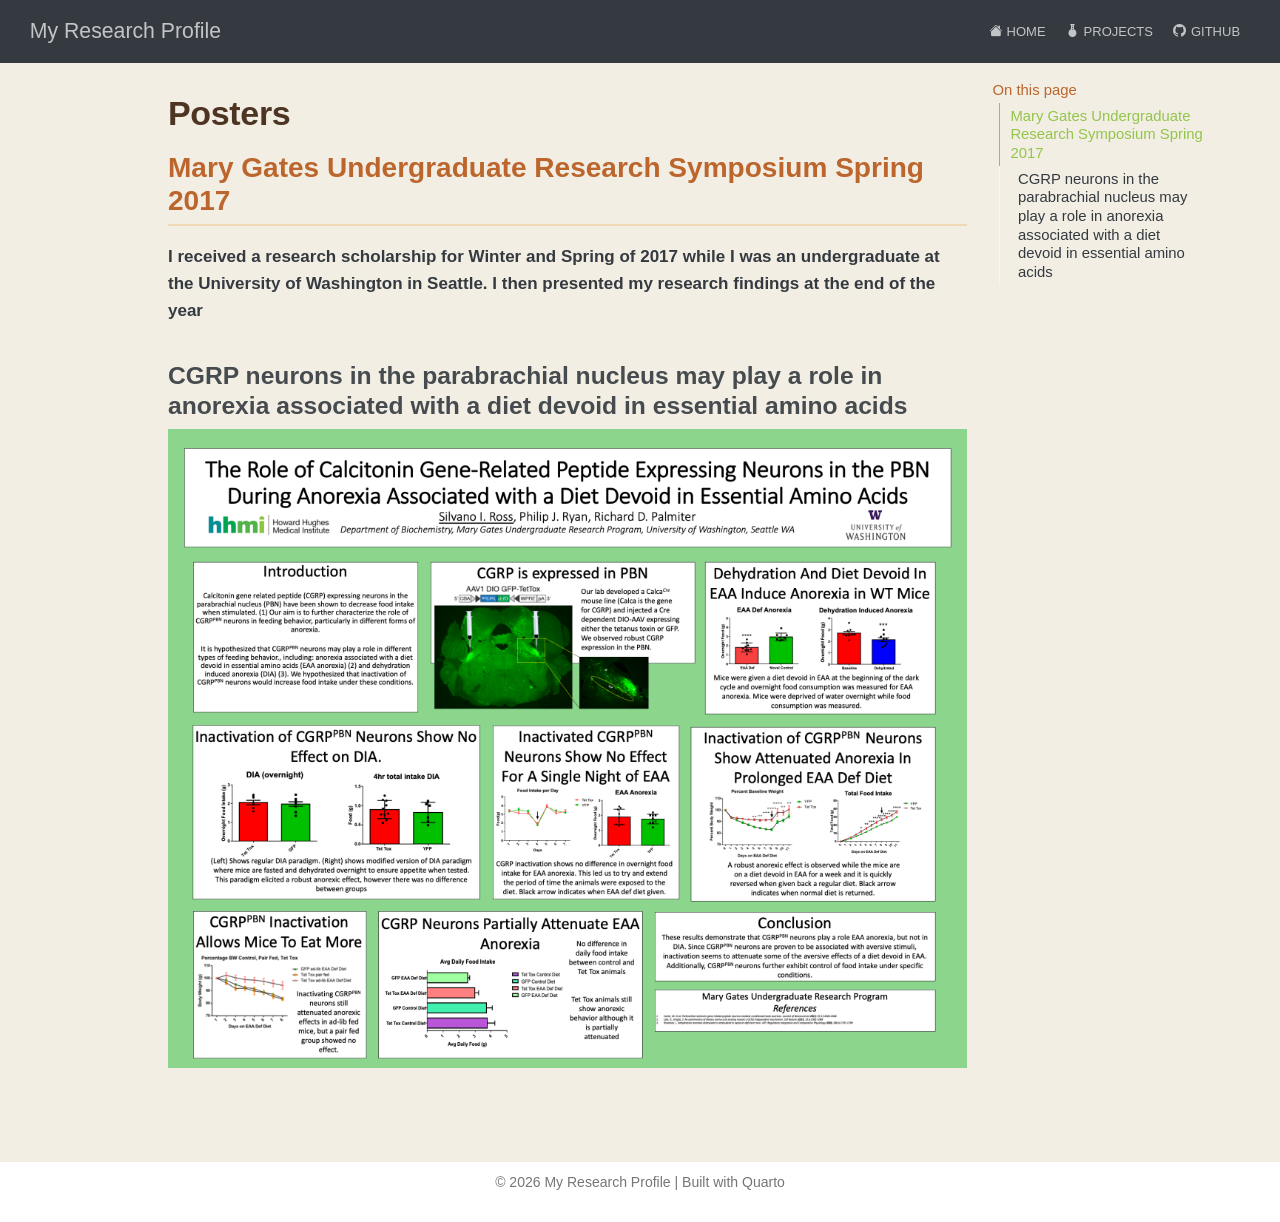
<file: docs/projects/posters.html>
<!DOCTYPE html>
<html xmlns="http://www.w3.org/1999/xhtml" lang="en" xml:lang="en"><head>

<meta charset="utf-8">
<meta name="generator" content="quarto-1.9.38">

<meta name="viewport" content="width=device-width, initial-scale=1.0, user-scalable=yes">


<title>Posters – My Research Profile</title>
<style>
/* Default styles provided by pandoc.
** See https://pandoc.org/MANUAL.html#variables-for-html for config info.
*/
code{white-space: pre-wrap;}
span.smallcaps{font-variant: small-caps;}
div.columns{display: flex; gap: min(4vw, 1.5em);}
div.column{flex: auto; overflow-x: auto;}
div.hanging-indent{margin-left: 1.5em; text-indent: -1.5em;}
ul.task-list{list-style: none;}
ul.task-list li input[type="checkbox"] {
  width: 0.8em;
  margin: 0 0.8em 0.2em -1em; /* quarto-specific, see https://github.com/quarto-dev/quarto-cli/issues/4556 */ 
  vertical-align: middle;
}
</style>


<script src="../site_libs/quarto-nav/quarto-nav.js"></script>
<script src="../site_libs/quarto-nav/headroom.min.js"></script>
<script src="../site_libs/clipboard/clipboard.min.js"></script>
<script src="../site_libs/quarto-search/autocomplete.umd.js"></script>
<script src="../site_libs/quarto-search/fuse.min.js"></script>
<script src="../site_libs/quarto-search/quarto-search.js"></script>
<meta name="quarto:offset" content="../">
<link href="../favicon.ico" rel="icon">
<script src="../site_libs/quarto-html/quarto.js" type="module"></script>
<script src="../site_libs/quarto-html/tabsets/tabsets.js" type="module"></script>
<script src="../site_libs/quarto-html/popper.min.js"></script>
<script src="../site_libs/quarto-html/tippy.umd.min.js"></script>
<script src="../site_libs/quarto-html/anchor.min.js"></script>
<link href="../site_libs/quarto-html/tippy.css" rel="stylesheet">
<link href="../site_libs/quarto-html/quarto-syntax-highlighting-15634bcf2e68342d4ad2dfa704d543f6.css" rel="stylesheet" id="quarto-text-highlighting-styles">
<script src="../site_libs/bootstrap/bootstrap.min.js"></script>
<link href="../site_libs/bootstrap/bootstrap-icons.css" rel="stylesheet">
<link href="../site_libs/bootstrap/bootstrap-aa5ef9033c42dbe9acf81d670cb50d40.min.css" rel="stylesheet" append-hash="true" id="quarto-bootstrap" data-mode="light">
<script id="quarto-search-options" type="application/json">{
  "location": "navbar",
  "copy-button": false,
  "collapse-after": 3,
  "panel-placement": "end",
  "type": "overlay",
  "limit": 50,
  "keyboard-shortcut": [
    "f",
    "/",
    "s"
  ],
  "show-item-context": false,
  "language": {
    "search-no-results-text": "No results",
    "search-matching-documents-text": "matching documents",
    "search-copy-link-title": "Copy link to search",
    "search-hide-matches-text": "Hide additional matches",
    "search-more-match-text": "more match in this document",
    "search-more-matches-text": "more matches in this document",
    "search-clear-button-title": "Clear",
    "search-text-placeholder": "",
    "search-detached-cancel-button-title": "Cancel",
    "search-submit-button-title": "Submit",
    "search-label": "Search"
  }
}</script>


<link rel="stylesheet" href="../styles.css">
<meta property="og:title" content="Posters – My Research Profile">
<meta property="og:description" content="Research profile and project portfolio">
<meta property="og:image" content="https://silvanoross.github.io/silvano_ross.github.io/photos/mary_gates_2017.png">
<meta property="og:site_name" content="My Research Profile">
<meta property="og:image:height" content="1728">
<meta property="og:image:width" content="2160">
</head>

<body class="nav-fixed quarto-light">

<div id="quarto-search-results"></div>
  <header id="quarto-header" class="headroom fixed-top">
    <nav class="navbar navbar-expand-lg " data-bs-theme="dark">
      <div class="navbar-container container-fluid">
      <div class="navbar-brand-container mx-auto">
    <a class="navbar-brand" href="../index.html">
    <span class="navbar-title">My Research Profile</span>
    </a>
  </div>
          <button class="navbar-toggler" type="button" data-bs-toggle="collapse" data-bs-target="#navbarCollapse" aria-controls="navbarCollapse" role="menu" aria-expanded="false" aria-label="Toggle navigation" onclick="if (window.quartoToggleHeadroom) { window.quartoToggleHeadroom(); }">
  <span class="navbar-toggler-icon"></span>
</button>
          <div class="collapse navbar-collapse" id="navbarCollapse">
            <ul class="navbar-nav navbar-nav-scroll ms-auto">
  <li class="nav-item">
    <a class="nav-link" href="../index.html"> <i class="bi bi-house-fill" role="img">
</i> 
<span class="menu-text">Home</span></a>
  </li>  
  <li class="nav-item">
    <a class="nav-link" href="../projects.html"> <i class="bi bi-flask-florence-fill" role="img">
</i> 
<span class="menu-text">Projects</span></a>
  </li>  
  <li class="nav-item">
    <a class="nav-link" href="https://github.com/silvanoross"> <i class="bi bi-github" role="img">
</i> 
<span class="menu-text">GitHub</span></a>
  </li>  
</ul>
          </div> <!-- /navcollapse -->
            <div class="quarto-navbar-tools">
</div>
      </div> <!-- /container-fluid -->
    </nav>
</header>
<!-- content -->
<div id="quarto-content" class="quarto-container page-columns page-rows-contents page-layout-article page-navbar">
<!-- sidebar -->
<!-- margin-sidebar -->
    <div id="quarto-margin-sidebar" class="sidebar margin-sidebar">
        <nav id="TOC" role="doc-toc" class="toc-active">
    <h2 id="toc-title">On this page</h2>
   
  <ul>
  <li><a href="#mary-gates-undergraduate-research-symposium-spring-2017" id="toc-mary-gates-undergraduate-research-symposium-spring-2017" class="nav-link active" data-scroll-target="#mary-gates-undergraduate-research-symposium-spring-2017">Mary Gates Undergraduate Research Symposium Spring 2017</a>
  <ul class="collapse">
  <li><a href="#cgrp-neurons-in-the-parabrachial-nucleus-may-play-a-role-in-anorexia-associated-with-a-diet-devoid-in-essential-amino-acids" id="toc-cgrp-neurons-in-the-parabrachial-nucleus-may-play-a-role-in-anorexia-associated-with-a-diet-devoid-in-essential-amino-acids" class="nav-link" data-scroll-target="#cgrp-neurons-in-the-parabrachial-nucleus-may-play-a-role-in-anorexia-associated-with-a-diet-devoid-in-essential-amino-acids">CGRP neurons in the parabrachial nucleus may play a role in anorexia associated with a diet devoid in essential amino acids</a></li>
  </ul></li>
  </ul>
</nav>
    </div>
<!-- main -->
<main class="content" id="quarto-document-content">

<header id="title-block-header" class="quarto-title-block default">
<div class="quarto-title">
<h1 class="title">Posters</h1>
</div>



<div class="quarto-title-meta">

    
  
    
  </div>
  


</header>


<section id="mary-gates-undergraduate-research-symposium-spring-2017" class="level2">
<h2 class="anchored" data-anchor-id="mary-gates-undergraduate-research-symposium-spring-2017">Mary Gates Undergraduate Research Symposium Spring 2017</h2>
<p><strong>I received a research scholarship for Winter and Spring of 2017 while I was an undergraduate at the University of Washington in Seattle. I then presented my research findings at the end of the year</strong></p>
<section id="cgrp-neurons-in-the-parabrachial-nucleus-may-play-a-role-in-anorexia-associated-with-a-diet-devoid-in-essential-amino-acids" class="level3">
<h3 class="anchored" data-anchor-id="cgrp-neurons-in-the-parabrachial-nucleus-may-play-a-role-in-anorexia-associated-with-a-diet-devoid-in-essential-amino-acids">CGRP neurons in the parabrachial nucleus may play a role in anorexia associated with a diet devoid in essential amino acids</h3>
<p><img src="../photos/mary_gates_2017.png" class="img-fluid"></p>


</section>
</section>

</main> <!-- /main -->
<script id="quarto-html-after-body" type="application/javascript">
  window.document.addEventListener("DOMContentLoaded", function (event) {
    const icon = "";
    const anchorJS = new window.AnchorJS();
    anchorJS.options = {
      placement: 'right',
      icon: icon
    };
    anchorJS.add('.anchored');
    const isCodeAnnotation = (el) => {
      for (const clz of el.classList) {
        if (clz.startsWith('code-annotation-')) {                     
          return true;
        }
      }
      return false;
    }
    const onCopySuccess = function(e) {
      // button target
      const button = e.trigger;
      // don't keep focus
      button.blur();
      // flash "checked"
      button.classList.add('code-copy-button-checked');
      var currentTitle = button.getAttribute("title");
      button.setAttribute("title", "Copied!");
      let tooltip;
      if (window.bootstrap) {
        button.setAttribute("data-bs-toggle", "tooltip");
        button.setAttribute("data-bs-placement", "left");
        button.setAttribute("data-bs-title", "Copied!");
        tooltip = new bootstrap.Tooltip(button, 
          { trigger: "manual", 
            customClass: "code-copy-button-tooltip",
            offset: [0, -8]});
        tooltip.show();    
      }
      setTimeout(function() {
        if (tooltip) {
          tooltip.hide();
          button.removeAttribute("data-bs-title");
          button.removeAttribute("data-bs-toggle");
          button.removeAttribute("data-bs-placement");
        }
        button.setAttribute("title", currentTitle);
        button.classList.remove('code-copy-button-checked');
      }, 1000);
      // clear code selection
      e.clearSelection();
    }
    const getTextToCopy = function(trigger) {
      const outerScaffold = trigger.parentElement.cloneNode(true);
      const codeEl = outerScaffold.querySelector('code');
      for (const childEl of codeEl.children) {
        if (isCodeAnnotation(childEl)) {
          childEl.remove();
        }
      }
      return codeEl.innerText;
    }
    const clipboard = new window.ClipboardJS('.code-copy-button:not([data-in-quarto-modal])', {
      text: getTextToCopy
    });
    clipboard.on('success', onCopySuccess);
    if (window.document.getElementById('quarto-embedded-source-code-modal')) {
      const clipboardModal = new window.ClipboardJS('.code-copy-button[data-in-quarto-modal]', {
        text: getTextToCopy,
        container: window.document.getElementById('quarto-embedded-source-code-modal')
      });
      clipboardModal.on('success', onCopySuccess);
    }
      var localhostRegex = new RegExp(/^(?:http|https):\/\/localhost\:?[0-9]*\//);
      var mailtoRegex = new RegExp(/^mailto:/);
        var filterRegex = new RegExp("https:\/\/silvanoross\.github\.io\/silvano_ross\.github\.io\/");
      var isInternal = (href) => {
          return filterRegex.test(href) || localhostRegex.test(href) || mailtoRegex.test(href);
      }
      // Inspect non-navigation links and adorn them if external
     var links = window.document.querySelectorAll('a[href]:not(.nav-link):not(.navbar-brand):not(.toc-action):not(.sidebar-link):not(.sidebar-item-toggle):not(.pagination-link):not(.no-external):not([aria-hidden]):not(.dropdown-item):not(.quarto-navigation-tool):not(.about-link)');
      for (var i=0; i<links.length; i++) {
        const link = links[i];
        if (!isInternal(link.href)) {
          // undo the damage that might have been done by quarto-nav.js in the case of
          // links that we want to consider external
          if (link.dataset.originalHref !== undefined) {
            link.href = link.dataset.originalHref;
          }
        }
      }
    function tippyHover(el, contentFn, onTriggerFn, onUntriggerFn) {
      const config = {
        allowHTML: true,
        maxWidth: 500,
        delay: 100,
        arrow: false,
        appendTo: function(el) {
            return el.parentElement;
        },
        interactive: true,
        interactiveBorder: 10,
        theme: 'quarto',
        placement: 'bottom-start',
      };
      if (contentFn) {
        config.content = contentFn;
      }
      if (onTriggerFn) {
        config.onTrigger = onTriggerFn;
      }
      if (onUntriggerFn) {
        config.onUntrigger = onUntriggerFn;
      }
      window.tippy(el, config); 
    }
    const noterefs = window.document.querySelectorAll('a[role="doc-noteref"]');
    for (var i=0; i<noterefs.length; i++) {
      const ref = noterefs[i];
      tippyHover(ref, function() {
        // use id or data attribute instead here
        let href = ref.getAttribute('data-footnote-href') || ref.getAttribute('href');
        try { href = new URL(href).hash; } catch {}
        const id = href.replace(/^#\/?/, "");
        const note = window.document.getElementById(id);
        if (note) {
          return note.innerHTML;
        } else {
          return "";
        }
      });
    }
    const xrefs = window.document.querySelectorAll('a.quarto-xref');
    const processXRef = (id, note) => {
      // Strip column container classes
      const stripColumnClz = (el) => {
        el.classList.remove("page-full", "page-columns");
        if (el.children) {
          for (const child of el.children) {
            stripColumnClz(child);
          }
        }
      }
      stripColumnClz(note)
      if (id === null || id.startsWith('sec-')) {
        // Special case sections, only their first couple elements
        const container = document.createElement("div");
        if (note.children && note.children.length > 2) {
          container.appendChild(note.children[0].cloneNode(true));
          for (let i = 1; i < note.children.length; i++) {
            const child = note.children[i];
            if (child.tagName === "P" && child.innerText === "") {
              continue;
            } else {
              container.appendChild(child.cloneNode(true));
              break;
            }
          }
          if (window.Quarto?.typesetMath) {
            window.Quarto.typesetMath(container);
          }
          return container.innerHTML
        } else {
          if (window.Quarto?.typesetMath) {
            window.Quarto.typesetMath(note);
          }
          return note.innerHTML;
        }
      } else {
        // Remove any anchor links if they are present
        const anchorLink = note.querySelector('a.anchorjs-link');
        if (anchorLink) {
          anchorLink.remove();
        }
        if (window.Quarto?.typesetMath) {
          window.Quarto.typesetMath(note);
        }
        if (note.classList.contains("callout")) {
          return note.outerHTML;
        } else {
          return note.innerHTML;
        }
      }
    }
    for (var i=0; i<xrefs.length; i++) {
      const xref = xrefs[i];
      tippyHover(xref, undefined, function(instance) {
        instance.disable();
        let url = xref.getAttribute('href');
        let hash = undefined; 
        if (url.startsWith('#')) {
          hash = url;
        } else {
          try { hash = new URL(url).hash; } catch {}
        }
        if (hash) {
          const id = hash.replace(/^#\/?/, "");
          const note = window.document.getElementById(id);
          if (note !== null) {
            try {
              const html = processXRef(id, note.cloneNode(true));
              instance.setContent(html);
            } finally {
              instance.enable();
              instance.show();
            }
          } else {
            // See if we can fetch this
            fetch(url.split('#')[0])
            .then(res => res.text())
            .then(html => {
              const parser = new DOMParser();
              const htmlDoc = parser.parseFromString(html, "text/html");
              const note = htmlDoc.getElementById(id);
              if (note !== null) {
                const html = processXRef(id, note);
                instance.setContent(html);
              } 
            }).finally(() => {
              instance.enable();
              instance.show();
            });
          }
        } else {
          // See if we can fetch a full url (with no hash to target)
          // This is a special case and we should probably do some content thinning / targeting
          fetch(url)
          .then(res => res.text())
          .then(html => {
            const parser = new DOMParser();
            const htmlDoc = parser.parseFromString(html, "text/html");
            const note = htmlDoc.querySelector('main.content');
            if (note !== null) {
              // This should only happen for chapter cross references
              // (since there is no id in the URL)
              // remove the first header
              if (note.children.length > 0 && note.children[0].tagName === "HEADER") {
                note.children[0].remove();
              }
              const html = processXRef(null, note);
              instance.setContent(html);
            } 
          }).finally(() => {
            instance.enable();
            instance.show();
          });
        }
      }, function(instance) {
      });
    }
        let selectedAnnoteEl;
        const selectorForAnnotation = ( cell, annotation) => {
          let cellAttr = 'data-code-cell="' + cell + '"';
          let lineAttr = 'data-code-annotation="' +  annotation + '"';
          const selector = 'span[' + cellAttr + '][' + lineAttr + ']';
          return selector;
        }
        const selectCodeLines = (annoteEl) => {
          const doc = window.document;
          const targetCell = annoteEl.getAttribute("data-target-cell");
          const targetAnnotation = annoteEl.getAttribute("data-target-annotation");
          const annoteSpan = window.document.querySelector(selectorForAnnotation(targetCell, targetAnnotation));
          const lines = annoteSpan.getAttribute("data-code-lines").split(",");
          const lineIds = lines.map((line) => {
            return targetCell + "-" + line;
          })
          let top = null;
          let height = null;
          let parent = null;
          if (lineIds.length > 0) {
              //compute the position of the single el (top and bottom and make a div)
              const el = window.document.getElementById(lineIds[0]);
              top = el.offsetTop;
              height = el.offsetHeight;
              parent = el.parentElement.parentElement;
            if (lineIds.length > 1) {
              const lastEl = window.document.getElementById(lineIds[lineIds.length - 1]);
              const bottom = lastEl.offsetTop + lastEl.offsetHeight;
              height = bottom - top;
            }
            if (top !== null && height !== null && parent !== null) {
              // cook up a div (if necessary) and position it 
              let div = window.document.getElementById("code-annotation-line-highlight");
              if (div === null) {
                div = window.document.createElement("div");
                div.setAttribute("id", "code-annotation-line-highlight");
                div.style.position = 'absolute';
                parent.appendChild(div);
              }
              div.style.top = top - 2 + "px";
              div.style.height = height + 4 + "px";
              div.style.left = 0;
              let gutterDiv = window.document.getElementById("code-annotation-line-highlight-gutter");
              if (gutterDiv === null) {
                gutterDiv = window.document.createElement("div");
                gutterDiv.setAttribute("id", "code-annotation-line-highlight-gutter");
                gutterDiv.style.position = 'absolute';
                const codeCell = window.document.getElementById(targetCell);
                const gutter = codeCell.querySelector('.code-annotation-gutter');
                gutter.appendChild(gutterDiv);
              }
              gutterDiv.style.top = top - 2 + "px";
              gutterDiv.style.height = height + 4 + "px";
            }
            selectedAnnoteEl = annoteEl;
          }
        };
        const unselectCodeLines = () => {
          const elementsIds = ["code-annotation-line-highlight", "code-annotation-line-highlight-gutter"];
          elementsIds.forEach((elId) => {
            const div = window.document.getElementById(elId);
            if (div) {
              div.remove();
            }
          });
          selectedAnnoteEl = undefined;
        };
          // Handle positioning of the toggle
      window.addEventListener(
        "resize",
        throttle(() => {
          elRect = undefined;
          if (selectedAnnoteEl) {
            selectCodeLines(selectedAnnoteEl);
          }
        }, 10)
      );
      function throttle(fn, ms) {
      let throttle = false;
      let timer;
        return (...args) => {
          if(!throttle) { // first call gets through
              fn.apply(this, args);
              throttle = true;
          } else { // all the others get throttled
              if(timer) clearTimeout(timer); // cancel #2
              timer = setTimeout(() => {
                fn.apply(this, args);
                timer = throttle = false;
              }, ms);
          }
        };
      }
        // Attach click handler to the DT
        const annoteDls = window.document.querySelectorAll('dt[data-target-cell]');
        for (const annoteDlNode of annoteDls) {
          annoteDlNode.addEventListener('click', (event) => {
            const clickedEl = event.target;
            if (clickedEl !== selectedAnnoteEl) {
              unselectCodeLines();
              const activeEl = window.document.querySelector('dt[data-target-cell].code-annotation-active');
              if (activeEl) {
                activeEl.classList.remove('code-annotation-active');
              }
              selectCodeLines(clickedEl);
              clickedEl.classList.add('code-annotation-active');
            } else {
              // Unselect the line
              unselectCodeLines();
              clickedEl.classList.remove('code-annotation-active');
            }
          });
        }
    const findCites = (el) => {
      const parentEl = el.parentElement;
      if (parentEl) {
        const cites = parentEl.dataset.cites;
        if (cites) {
          return {
            el,
            cites: cites.split(' ')
          };
        } else {
          return findCites(el.parentElement)
        }
      } else {
        return undefined;
      }
    };
    var bibliorefs = window.document.querySelectorAll('a[role="doc-biblioref"]');
    for (var i=0; i<bibliorefs.length; i++) {
      const ref = bibliorefs[i];
      const citeInfo = findCites(ref);
      if (citeInfo) {
        tippyHover(citeInfo.el, function() {
          var popup = window.document.createElement('div');
          citeInfo.cites.forEach(function(cite) {
            var citeDiv = window.document.createElement('div');
            citeDiv.classList.add('hanging-indent');
            citeDiv.classList.add('csl-entry');
            var biblioDiv = window.document.getElementById('ref-' + cite);
            if (biblioDiv) {
              citeDiv.innerHTML = biblioDiv.innerHTML;
            }
            popup.appendChild(citeDiv);
          });
          return popup.innerHTML;
        });
      }
    }
  });
  </script>
</div> <!-- /content -->
<footer class="footer">
  <div class="nav-footer">
    <div class="nav-footer-left">
      &nbsp;
    </div>   
    <div class="nav-footer-center">
<p>© 2026 My Research Profile | Built with Quarto</p>
</div>
    <div class="nav-footer-right">
      &nbsp;
    </div>
  </div>
</footer>




</body></html>
</file>
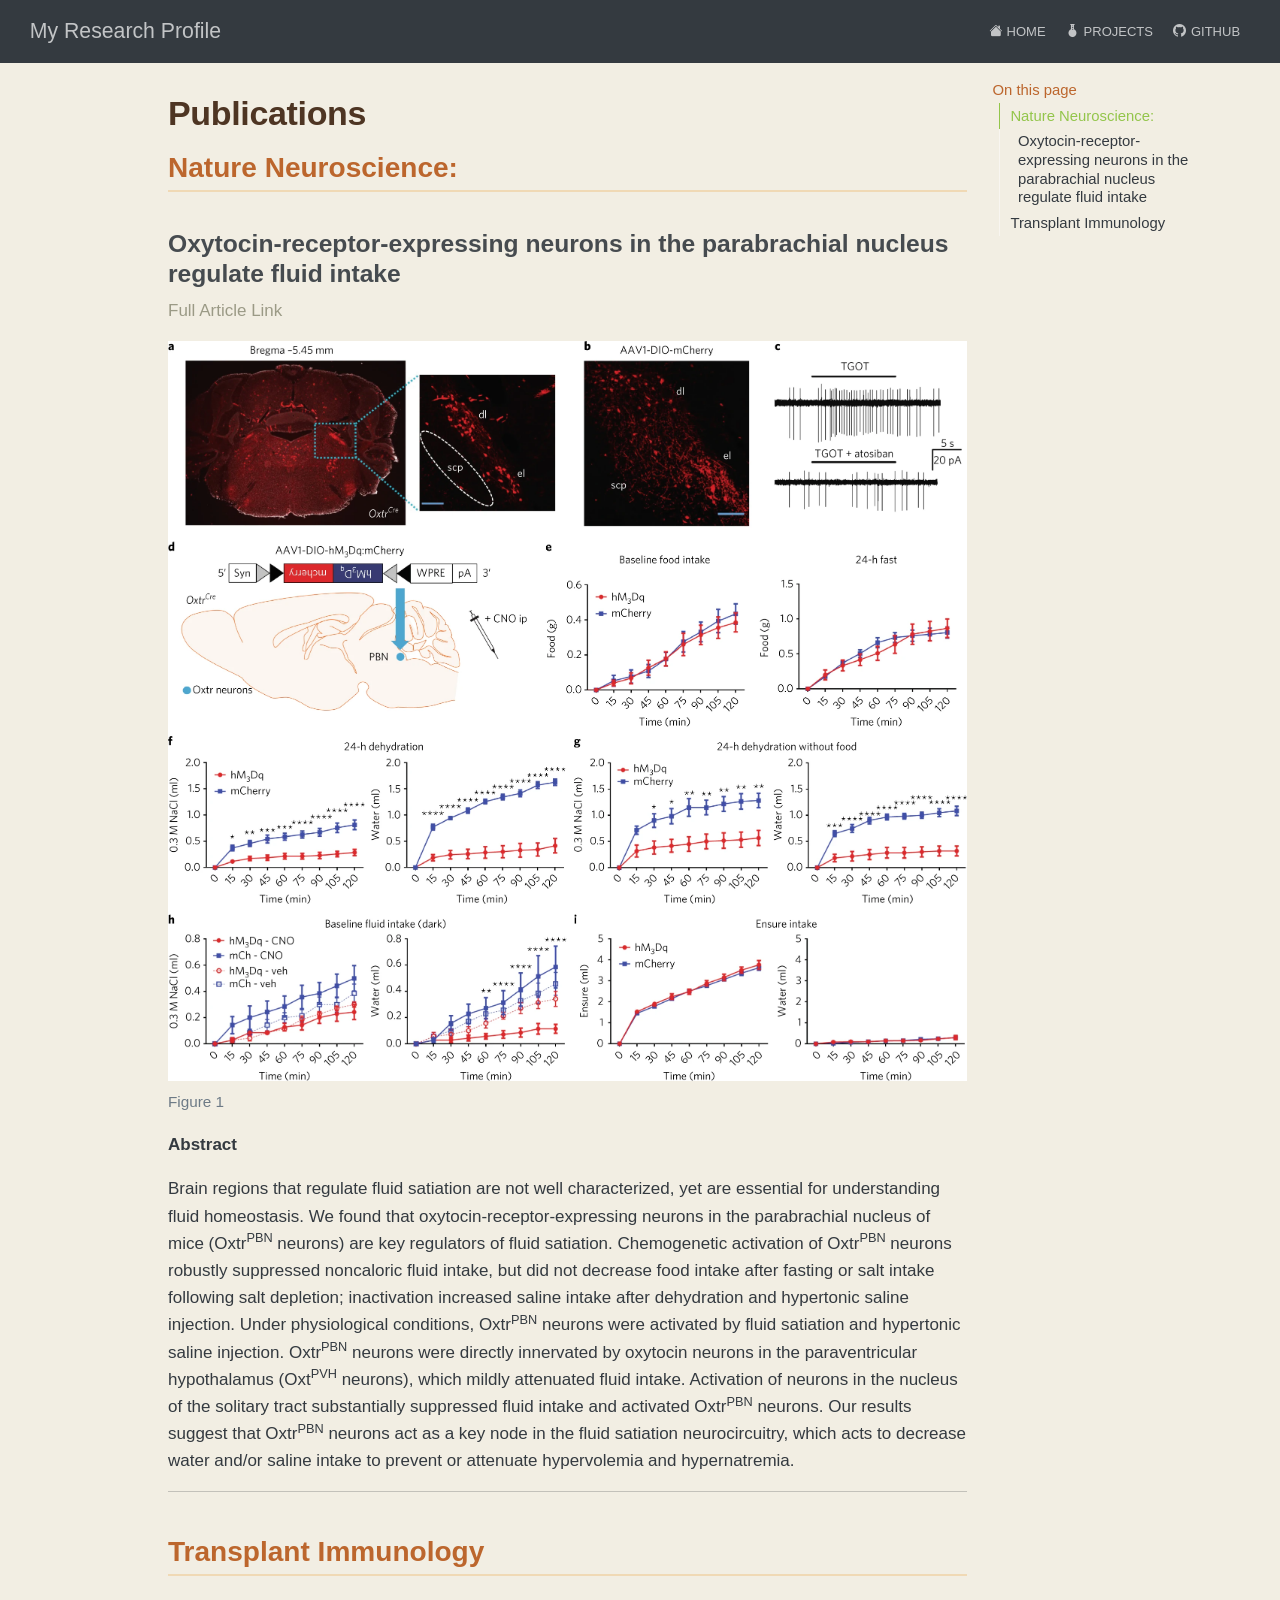
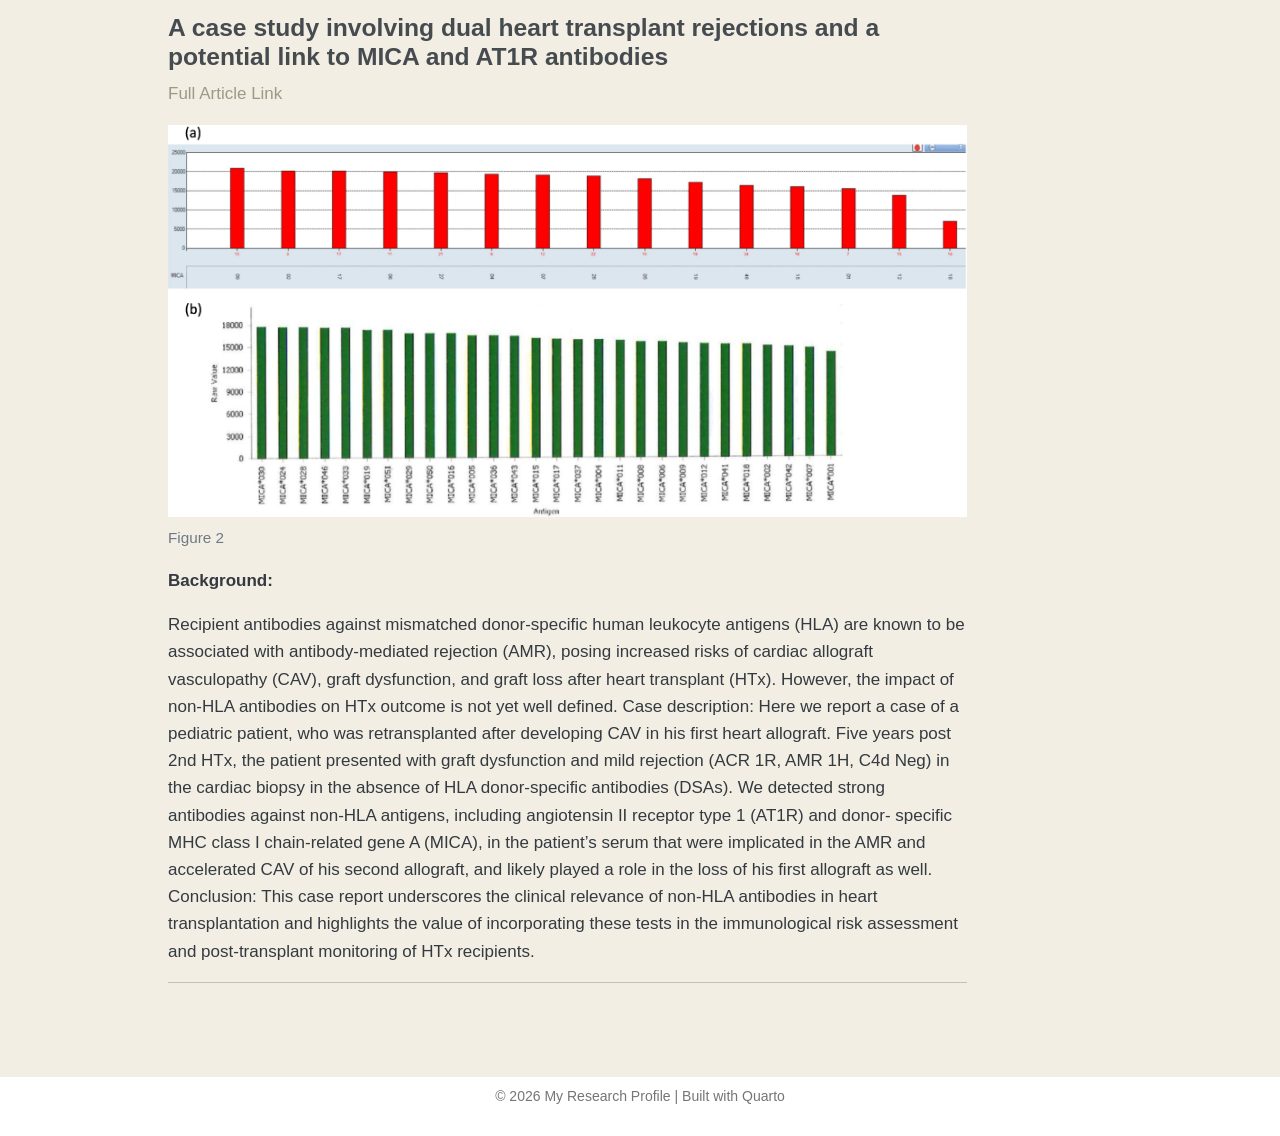
<file: docs/projects/publications.html>
<!DOCTYPE html>
<html xmlns="http://www.w3.org/1999/xhtml" lang="en" xml:lang="en"><head>

<meta charset="utf-8">
<meta name="generator" content="quarto-1.9.38">

<meta name="viewport" content="width=device-width, initial-scale=1.0, user-scalable=yes">


<title>Publications – My Research Profile</title>
<style>
/* Default styles provided by pandoc.
** See https://pandoc.org/MANUAL.html#variables-for-html for config info.
*/
code{white-space: pre-wrap;}
span.smallcaps{font-variant: small-caps;}
div.columns{display: flex; gap: min(4vw, 1.5em);}
div.column{flex: auto; overflow-x: auto;}
div.hanging-indent{margin-left: 1.5em; text-indent: -1.5em;}
ul.task-list{list-style: none;}
ul.task-list li input[type="checkbox"] {
  width: 0.8em;
  margin: 0 0.8em 0.2em -1em; /* quarto-specific, see https://github.com/quarto-dev/quarto-cli/issues/4556 */ 
  vertical-align: middle;
}
</style>


<script src="../site_libs/quarto-nav/quarto-nav.js"></script>
<script src="../site_libs/quarto-nav/headroom.min.js"></script>
<script src="../site_libs/clipboard/clipboard.min.js"></script>
<script src="../site_libs/quarto-search/autocomplete.umd.js"></script>
<script src="../site_libs/quarto-search/fuse.min.js"></script>
<script src="../site_libs/quarto-search/quarto-search.js"></script>
<meta name="quarto:offset" content="../">
<link href="../favicon.ico" rel="icon">
<script src="../site_libs/quarto-html/quarto.js" type="module"></script>
<script src="../site_libs/quarto-html/tabsets/tabsets.js" type="module"></script>
<script src="../site_libs/quarto-html/popper.min.js"></script>
<script src="../site_libs/quarto-html/tippy.umd.min.js"></script>
<script src="../site_libs/quarto-html/anchor.min.js"></script>
<link href="../site_libs/quarto-html/tippy.css" rel="stylesheet">
<link href="../site_libs/quarto-html/quarto-syntax-highlighting-15634bcf2e68342d4ad2dfa704d543f6.css" rel="stylesheet" id="quarto-text-highlighting-styles">
<script src="../site_libs/bootstrap/bootstrap.min.js"></script>
<link href="../site_libs/bootstrap/bootstrap-icons.css" rel="stylesheet">
<link href="../site_libs/bootstrap/bootstrap-aa5ef9033c42dbe9acf81d670cb50d40.min.css" rel="stylesheet" append-hash="true" id="quarto-bootstrap" data-mode="light">
<script id="quarto-search-options" type="application/json">{
  "location": "navbar",
  "copy-button": false,
  "collapse-after": 3,
  "panel-placement": "end",
  "type": "overlay",
  "limit": 50,
  "keyboard-shortcut": [
    "f",
    "/",
    "s"
  ],
  "show-item-context": false,
  "language": {
    "search-no-results-text": "No results",
    "search-matching-documents-text": "matching documents",
    "search-copy-link-title": "Copy link to search",
    "search-hide-matches-text": "Hide additional matches",
    "search-more-match-text": "more match in this document",
    "search-more-matches-text": "more matches in this document",
    "search-clear-button-title": "Clear",
    "search-text-placeholder": "",
    "search-detached-cancel-button-title": "Cancel",
    "search-submit-button-title": "Submit",
    "search-label": "Search"
  }
}</script>


<link rel="stylesheet" href="../styles.css">
<meta property="og:title" content="Publications – My Research Profile">
<meta property="og:image" content="https://silvanoross.github.io/silvano_ross.github.io/photos/oxtr_neurons.webp">
<meta property="og:site_name" content="My Research Profile">
</head>

<body class="nav-fixed quarto-light">

<div id="quarto-search-results"></div>
  <header id="quarto-header" class="headroom fixed-top">
    <nav class="navbar navbar-expand-lg " data-bs-theme="dark">
      <div class="navbar-container container-fluid">
      <div class="navbar-brand-container mx-auto">
    <a class="navbar-brand" href="../index.html">
    <span class="navbar-title">My Research Profile</span>
    </a>
  </div>
          <button class="navbar-toggler" type="button" data-bs-toggle="collapse" data-bs-target="#navbarCollapse" aria-controls="navbarCollapse" role="menu" aria-expanded="false" aria-label="Toggle navigation" onclick="if (window.quartoToggleHeadroom) { window.quartoToggleHeadroom(); }">
  <span class="navbar-toggler-icon"></span>
</button>
          <div class="collapse navbar-collapse" id="navbarCollapse">
            <ul class="navbar-nav navbar-nav-scroll ms-auto">
  <li class="nav-item">
    <a class="nav-link" href="../index.html"> <i class="bi bi-house-fill" role="img">
</i> 
<span class="menu-text">Home</span></a>
  </li>  
  <li class="nav-item">
    <a class="nav-link" href="../projects.html"> <i class="bi bi-flask-florence-fill" role="img">
</i> 
<span class="menu-text">Projects</span></a>
  </li>  
  <li class="nav-item">
    <a class="nav-link" href="https://github.com/silvanoross"> <i class="bi bi-github" role="img">
</i> 
<span class="menu-text">GitHub</span></a>
  </li>  
</ul>
          </div> <!-- /navcollapse -->
            <div class="quarto-navbar-tools">
</div>
      </div> <!-- /container-fluid -->
    </nav>
</header>
<!-- content -->
<div id="quarto-content" class="quarto-container page-columns page-rows-contents page-layout-article page-navbar">
<!-- sidebar -->
<!-- margin-sidebar -->
    <div id="quarto-margin-sidebar" class="sidebar margin-sidebar">
        <nav id="TOC" role="doc-toc" class="toc-active">
    <h2 id="toc-title">On this page</h2>
   
  <ul>
  <li><a href="#nature-neuroscience" id="toc-nature-neuroscience" class="nav-link active" data-scroll-target="#nature-neuroscience">Nature Neuroscience:</a>
  <ul class="collapse">
  <li><a href="#oxytocin-receptor-expressing-neurons-in-the-parabrachial-nucleus-regulate-fluid-intake" id="toc-oxytocin-receptor-expressing-neurons-in-the-parabrachial-nucleus-regulate-fluid-intake" class="nav-link" data-scroll-target="#oxytocin-receptor-expressing-neurons-in-the-parabrachial-nucleus-regulate-fluid-intake">Oxytocin-receptor-expressing neurons in the parabrachial nucleus regulate fluid intake</a></li>
  </ul></li>
  <li><a href="#transplant-immunology" id="toc-transplant-immunology" class="nav-link" data-scroll-target="#transplant-immunology">Transplant Immunology</a>
  <ul class="collapse">
  <li><a href="#a-case-study-involving-dual-heart-transplant-rejections-and-a-potential-link-to-mica-and-at1r-antibodies" id="toc-a-case-study-involving-dual-heart-transplant-rejections-and-a-potential-link-to-mica-and-at1r-antibodies" class="nav-link" data-scroll-target="#a-case-study-involving-dual-heart-transplant-rejections-and-a-potential-link-to-mica-and-at1r-antibodies">A case study involving dual heart transplant rejections and a potential link to MICA and AT1R antibodies</a></li>
  </ul></li>
  </ul>
</nav>
    </div>
<!-- main -->
<main class="content" id="quarto-document-content">

<header id="title-block-header" class="quarto-title-block default">
<div class="quarto-title">
<h1 class="title">Publications</h1>
</div>



<div class="quarto-title-meta">

    
  
    
  </div>
  


</header>


<section id="nature-neuroscience" class="level2">
<h2 class="anchored" data-anchor-id="nature-neuroscience">Nature Neuroscience:</h2>
<section id="oxytocin-receptor-expressing-neurons-in-the-parabrachial-nucleus-regulate-fluid-intake" class="level3">
<h3 class="anchored" data-anchor-id="oxytocin-receptor-expressing-neurons-in-the-parabrachial-nucleus-regulate-fluid-intake">Oxytocin-receptor-expressing neurons in the parabrachial nucleus regulate fluid intake</h3>
<p><a href="https://doi.org/10.1038/s41593-017-0014-z">Full Article Link</a></p>
<div class="quarto-figure quarto-figure-center">
<figure class="figure">
<p><img src="../photos/oxtr_neurons.webp" class="img-fluid figure-img"></p>
<figcaption>Figure 1</figcaption>
</figure>
</div>
<p><strong>Abstract</strong></p>
<p>Brain regions that regulate fluid satiation are not well characterized, yet are essential for understanding fluid homeostasis. We found that oxytocin-receptor-expressing neurons in the parabrachial nucleus of mice (Oxtr<sup>PBN</sup> neurons) are key regulators of fluid satiation. Chemogenetic activation of Oxtr<sup>PBN</sup> neurons robustly suppressed noncaloric fluid intake, but did not decrease food intake after fasting or salt intake following salt depletion; inactivation increased saline intake after dehydration and hypertonic saline injection. Under physiological conditions, Oxtr<sup>PBN</sup> neurons were activated by fluid satiation and hypertonic saline injection. Oxtr<sup>PBN</sup> neurons were directly innervated by oxytocin neurons in the paraventricular hypothalamus (Oxt<sup>PVH</sup> neurons), which mildly attenuated fluid intake. Activation of neurons in the nucleus of the solitary tract substantially suppressed fluid intake and activated Oxtr<sup>PBN</sup> neurons. Our results suggest that Oxtr<sup>PBN</sup> neurons act as a key node in the fluid satiation neurocircuitry, which acts to decrease water and/or saline intake to prevent or attenuate hypervolemia and hypernatremia.</p>
<hr>
</section>
</section>
<section id="transplant-immunology" class="level2">
<h2 class="anchored" data-anchor-id="transplant-immunology">Transplant Immunology</h2>
<section id="a-case-study-involving-dual-heart-transplant-rejections-and-a-potential-link-to-mica-and-at1r-antibodies" class="level3">
<h3 class="anchored" data-anchor-id="a-case-study-involving-dual-heart-transplant-rejections-and-a-potential-link-to-mica-and-at1r-antibodies">A case study involving dual heart transplant rejections and a potential link to MICA and AT1R antibodies</h3>
<p><a href="https://doi.org/10.1016/j.trim.2023.101811">Full Article Link</a></p>
<div class="quarto-figure quarto-figure-center">
<figure class="figure">
<p><img src="../photos/heart_txp.jpg" class="img-fluid figure-img"></p>
<figcaption>Figure 2</figcaption>
</figure>
</div>
<p><strong>Background:</strong></p>
<p>Recipient antibodies against mismatched donor-specific human leukocyte antigens (HLA) are known to be associated with antibody-mediated rejection (AMR), posing increased risks of cardiac allograft vasculopathy (CAV), graft dysfunction, and graft loss after heart transplant (HTx). However, the impact of non-HLA antibodies on HTx outcome is not yet well defined. Case description: Here we report a case of a pediatric patient, who was retransplanted after developing CAV in his first heart allograft. Five years post 2nd HTx, the patient presented with graft dysfunction and mild rejection (ACR 1R, AMR 1H, C4d Neg) in the cardiac biopsy in the absence of HLA donor-specific antibodies (DSAs). We detected strong antibodies against non-HLA antigens, including angiotensin II receptor type 1 (AT1R) and donor- specific MHC class I chain-related gene A (MICA), in the patient’s serum that were implicated in the AMR and accelerated CAV of his second allograft, and likely played a role in the loss of his first allograft as well. Conclusion: This case report underscores the clinical relevance of non-HLA antibodies in heart transplantation and highlights the value of incorporating these tests in the immunological risk assessment and post-transplant monitoring of HTx recipients.</p>
<hr>


</section>
</section>

</main> <!-- /main -->
<script id="quarto-html-after-body" type="application/javascript">
  window.document.addEventListener("DOMContentLoaded", function (event) {
    const icon = "";
    const anchorJS = new window.AnchorJS();
    anchorJS.options = {
      placement: 'right',
      icon: icon
    };
    anchorJS.add('.anchored');
    const isCodeAnnotation = (el) => {
      for (const clz of el.classList) {
        if (clz.startsWith('code-annotation-')) {                     
          return true;
        }
      }
      return false;
    }
    const onCopySuccess = function(e) {
      // button target
      const button = e.trigger;
      // don't keep focus
      button.blur();
      // flash "checked"
      button.classList.add('code-copy-button-checked');
      var currentTitle = button.getAttribute("title");
      button.setAttribute("title", "Copied!");
      let tooltip;
      if (window.bootstrap) {
        button.setAttribute("data-bs-toggle", "tooltip");
        button.setAttribute("data-bs-placement", "left");
        button.setAttribute("data-bs-title", "Copied!");
        tooltip = new bootstrap.Tooltip(button, 
          { trigger: "manual", 
            customClass: "code-copy-button-tooltip",
            offset: [0, -8]});
        tooltip.show();    
      }
      setTimeout(function() {
        if (tooltip) {
          tooltip.hide();
          button.removeAttribute("data-bs-title");
          button.removeAttribute("data-bs-toggle");
          button.removeAttribute("data-bs-placement");
        }
        button.setAttribute("title", currentTitle);
        button.classList.remove('code-copy-button-checked');
      }, 1000);
      // clear code selection
      e.clearSelection();
    }
    const getTextToCopy = function(trigger) {
      const outerScaffold = trigger.parentElement.cloneNode(true);
      const codeEl = outerScaffold.querySelector('code');
      for (const childEl of codeEl.children) {
        if (isCodeAnnotation(childEl)) {
          childEl.remove();
        }
      }
      return codeEl.innerText;
    }
    const clipboard = new window.ClipboardJS('.code-copy-button:not([data-in-quarto-modal])', {
      text: getTextToCopy
    });
    clipboard.on('success', onCopySuccess);
    if (window.document.getElementById('quarto-embedded-source-code-modal')) {
      const clipboardModal = new window.ClipboardJS('.code-copy-button[data-in-quarto-modal]', {
        text: getTextToCopy,
        container: window.document.getElementById('quarto-embedded-source-code-modal')
      });
      clipboardModal.on('success', onCopySuccess);
    }
      var localhostRegex = new RegExp(/^(?:http|https):\/\/localhost\:?[0-9]*\//);
      var mailtoRegex = new RegExp(/^mailto:/);
        var filterRegex = new RegExp("https:\/\/silvanoross\.github\.io\/silvano_ross\.github\.io\/");
      var isInternal = (href) => {
          return filterRegex.test(href) || localhostRegex.test(href) || mailtoRegex.test(href);
      }
      // Inspect non-navigation links and adorn them if external
     var links = window.document.querySelectorAll('a[href]:not(.nav-link):not(.navbar-brand):not(.toc-action):not(.sidebar-link):not(.sidebar-item-toggle):not(.pagination-link):not(.no-external):not([aria-hidden]):not(.dropdown-item):not(.quarto-navigation-tool):not(.about-link)');
      for (var i=0; i<links.length; i++) {
        const link = links[i];
        if (!isInternal(link.href)) {
          // undo the damage that might have been done by quarto-nav.js in the case of
          // links that we want to consider external
          if (link.dataset.originalHref !== undefined) {
            link.href = link.dataset.originalHref;
          }
        }
      }
    function tippyHover(el, contentFn, onTriggerFn, onUntriggerFn) {
      const config = {
        allowHTML: true,
        maxWidth: 500,
        delay: 100,
        arrow: false,
        appendTo: function(el) {
            return el.parentElement;
        },
        interactive: true,
        interactiveBorder: 10,
        theme: 'quarto',
        placement: 'bottom-start',
      };
      if (contentFn) {
        config.content = contentFn;
      }
      if (onTriggerFn) {
        config.onTrigger = onTriggerFn;
      }
      if (onUntriggerFn) {
        config.onUntrigger = onUntriggerFn;
      }
      window.tippy(el, config); 
    }
    const noterefs = window.document.querySelectorAll('a[role="doc-noteref"]');
    for (var i=0; i<noterefs.length; i++) {
      const ref = noterefs[i];
      tippyHover(ref, function() {
        // use id or data attribute instead here
        let href = ref.getAttribute('data-footnote-href') || ref.getAttribute('href');
        try { href = new URL(href).hash; } catch {}
        const id = href.replace(/^#\/?/, "");
        const note = window.document.getElementById(id);
        if (note) {
          return note.innerHTML;
        } else {
          return "";
        }
      });
    }
    const xrefs = window.document.querySelectorAll('a.quarto-xref');
    const processXRef = (id, note) => {
      // Strip column container classes
      const stripColumnClz = (el) => {
        el.classList.remove("page-full", "page-columns");
        if (el.children) {
          for (const child of el.children) {
            stripColumnClz(child);
          }
        }
      }
      stripColumnClz(note)
      if (id === null || id.startsWith('sec-')) {
        // Special case sections, only their first couple elements
        const container = document.createElement("div");
        if (note.children && note.children.length > 2) {
          container.appendChild(note.children[0].cloneNode(true));
          for (let i = 1; i < note.children.length; i++) {
            const child = note.children[i];
            if (child.tagName === "P" && child.innerText === "") {
              continue;
            } else {
              container.appendChild(child.cloneNode(true));
              break;
            }
          }
          if (window.Quarto?.typesetMath) {
            window.Quarto.typesetMath(container);
          }
          return container.innerHTML
        } else {
          if (window.Quarto?.typesetMath) {
            window.Quarto.typesetMath(note);
          }
          return note.innerHTML;
        }
      } else {
        // Remove any anchor links if they are present
        const anchorLink = note.querySelector('a.anchorjs-link');
        if (anchorLink) {
          anchorLink.remove();
        }
        if (window.Quarto?.typesetMath) {
          window.Quarto.typesetMath(note);
        }
        if (note.classList.contains("callout")) {
          return note.outerHTML;
        } else {
          return note.innerHTML;
        }
      }
    }
    for (var i=0; i<xrefs.length; i++) {
      const xref = xrefs[i];
      tippyHover(xref, undefined, function(instance) {
        instance.disable();
        let url = xref.getAttribute('href');
        let hash = undefined; 
        if (url.startsWith('#')) {
          hash = url;
        } else {
          try { hash = new URL(url).hash; } catch {}
        }
        if (hash) {
          const id = hash.replace(/^#\/?/, "");
          const note = window.document.getElementById(id);
          if (note !== null) {
            try {
              const html = processXRef(id, note.cloneNode(true));
              instance.setContent(html);
            } finally {
              instance.enable();
              instance.show();
            }
          } else {
            // See if we can fetch this
            fetch(url.split('#')[0])
            .then(res => res.text())
            .then(html => {
              const parser = new DOMParser();
              const htmlDoc = parser.parseFromString(html, "text/html");
              const note = htmlDoc.getElementById(id);
              if (note !== null) {
                const html = processXRef(id, note);
                instance.setContent(html);
              } 
            }).finally(() => {
              instance.enable();
              instance.show();
            });
          }
        } else {
          // See if we can fetch a full url (with no hash to target)
          // This is a special case and we should probably do some content thinning / targeting
          fetch(url)
          .then(res => res.text())
          .then(html => {
            const parser = new DOMParser();
            const htmlDoc = parser.parseFromString(html, "text/html");
            const note = htmlDoc.querySelector('main.content');
            if (note !== null) {
              // This should only happen for chapter cross references
              // (since there is no id in the URL)
              // remove the first header
              if (note.children.length > 0 && note.children[0].tagName === "HEADER") {
                note.children[0].remove();
              }
              const html = processXRef(null, note);
              instance.setContent(html);
            } 
          }).finally(() => {
            instance.enable();
            instance.show();
          });
        }
      }, function(instance) {
      });
    }
        let selectedAnnoteEl;
        const selectorForAnnotation = ( cell, annotation) => {
          let cellAttr = 'data-code-cell="' + cell + '"';
          let lineAttr = 'data-code-annotation="' +  annotation + '"';
          const selector = 'span[' + cellAttr + '][' + lineAttr + ']';
          return selector;
        }
        const selectCodeLines = (annoteEl) => {
          const doc = window.document;
          const targetCell = annoteEl.getAttribute("data-target-cell");
          const targetAnnotation = annoteEl.getAttribute("data-target-annotation");
          const annoteSpan = window.document.querySelector(selectorForAnnotation(targetCell, targetAnnotation));
          const lines = annoteSpan.getAttribute("data-code-lines").split(",");
          const lineIds = lines.map((line) => {
            return targetCell + "-" + line;
          })
          let top = null;
          let height = null;
          let parent = null;
          if (lineIds.length > 0) {
              //compute the position of the single el (top and bottom and make a div)
              const el = window.document.getElementById(lineIds[0]);
              top = el.offsetTop;
              height = el.offsetHeight;
              parent = el.parentElement.parentElement;
            if (lineIds.length > 1) {
              const lastEl = window.document.getElementById(lineIds[lineIds.length - 1]);
              const bottom = lastEl.offsetTop + lastEl.offsetHeight;
              height = bottom - top;
            }
            if (top !== null && height !== null && parent !== null) {
              // cook up a div (if necessary) and position it 
              let div = window.document.getElementById("code-annotation-line-highlight");
              if (div === null) {
                div = window.document.createElement("div");
                div.setAttribute("id", "code-annotation-line-highlight");
                div.style.position = 'absolute';
                parent.appendChild(div);
              }
              div.style.top = top - 2 + "px";
              div.style.height = height + 4 + "px";
              div.style.left = 0;
              let gutterDiv = window.document.getElementById("code-annotation-line-highlight-gutter");
              if (gutterDiv === null) {
                gutterDiv = window.document.createElement("div");
                gutterDiv.setAttribute("id", "code-annotation-line-highlight-gutter");
                gutterDiv.style.position = 'absolute';
                const codeCell = window.document.getElementById(targetCell);
                const gutter = codeCell.querySelector('.code-annotation-gutter');
                gutter.appendChild(gutterDiv);
              }
              gutterDiv.style.top = top - 2 + "px";
              gutterDiv.style.height = height + 4 + "px";
            }
            selectedAnnoteEl = annoteEl;
          }
        };
        const unselectCodeLines = () => {
          const elementsIds = ["code-annotation-line-highlight", "code-annotation-line-highlight-gutter"];
          elementsIds.forEach((elId) => {
            const div = window.document.getElementById(elId);
            if (div) {
              div.remove();
            }
          });
          selectedAnnoteEl = undefined;
        };
          // Handle positioning of the toggle
      window.addEventListener(
        "resize",
        throttle(() => {
          elRect = undefined;
          if (selectedAnnoteEl) {
            selectCodeLines(selectedAnnoteEl);
          }
        }, 10)
      );
      function throttle(fn, ms) {
      let throttle = false;
      let timer;
        return (...args) => {
          if(!throttle) { // first call gets through
              fn.apply(this, args);
              throttle = true;
          } else { // all the others get throttled
              if(timer) clearTimeout(timer); // cancel #2
              timer = setTimeout(() => {
                fn.apply(this, args);
                timer = throttle = false;
              }, ms);
          }
        };
      }
        // Attach click handler to the DT
        const annoteDls = window.document.querySelectorAll('dt[data-target-cell]');
        for (const annoteDlNode of annoteDls) {
          annoteDlNode.addEventListener('click', (event) => {
            const clickedEl = event.target;
            if (clickedEl !== selectedAnnoteEl) {
              unselectCodeLines();
              const activeEl = window.document.querySelector('dt[data-target-cell].code-annotation-active');
              if (activeEl) {
                activeEl.classList.remove('code-annotation-active');
              }
              selectCodeLines(clickedEl);
              clickedEl.classList.add('code-annotation-active');
            } else {
              // Unselect the line
              unselectCodeLines();
              clickedEl.classList.remove('code-annotation-active');
            }
          });
        }
    const findCites = (el) => {
      const parentEl = el.parentElement;
      if (parentEl) {
        const cites = parentEl.dataset.cites;
        if (cites) {
          return {
            el,
            cites: cites.split(' ')
          };
        } else {
          return findCites(el.parentElement)
        }
      } else {
        return undefined;
      }
    };
    var bibliorefs = window.document.querySelectorAll('a[role="doc-biblioref"]');
    for (var i=0; i<bibliorefs.length; i++) {
      const ref = bibliorefs[i];
      const citeInfo = findCites(ref);
      if (citeInfo) {
        tippyHover(citeInfo.el, function() {
          var popup = window.document.createElement('div');
          citeInfo.cites.forEach(function(cite) {
            var citeDiv = window.document.createElement('div');
            citeDiv.classList.add('hanging-indent');
            citeDiv.classList.add('csl-entry');
            var biblioDiv = window.document.getElementById('ref-' + cite);
            if (biblioDiv) {
              citeDiv.innerHTML = biblioDiv.innerHTML;
            }
            popup.appendChild(citeDiv);
          });
          return popup.innerHTML;
        });
      }
    }
  });
  </script>
</div> <!-- /content -->
<footer class="footer">
  <div class="nav-footer">
    <div class="nav-footer-left">
      &nbsp;
    </div>   
    <div class="nav-footer-center">
<p>© 2026 My Research Profile | Built with Quarto</p>
</div>
    <div class="nav-footer-right">
      &nbsp;
    </div>
  </div>
</footer>




</body></html>
</file>
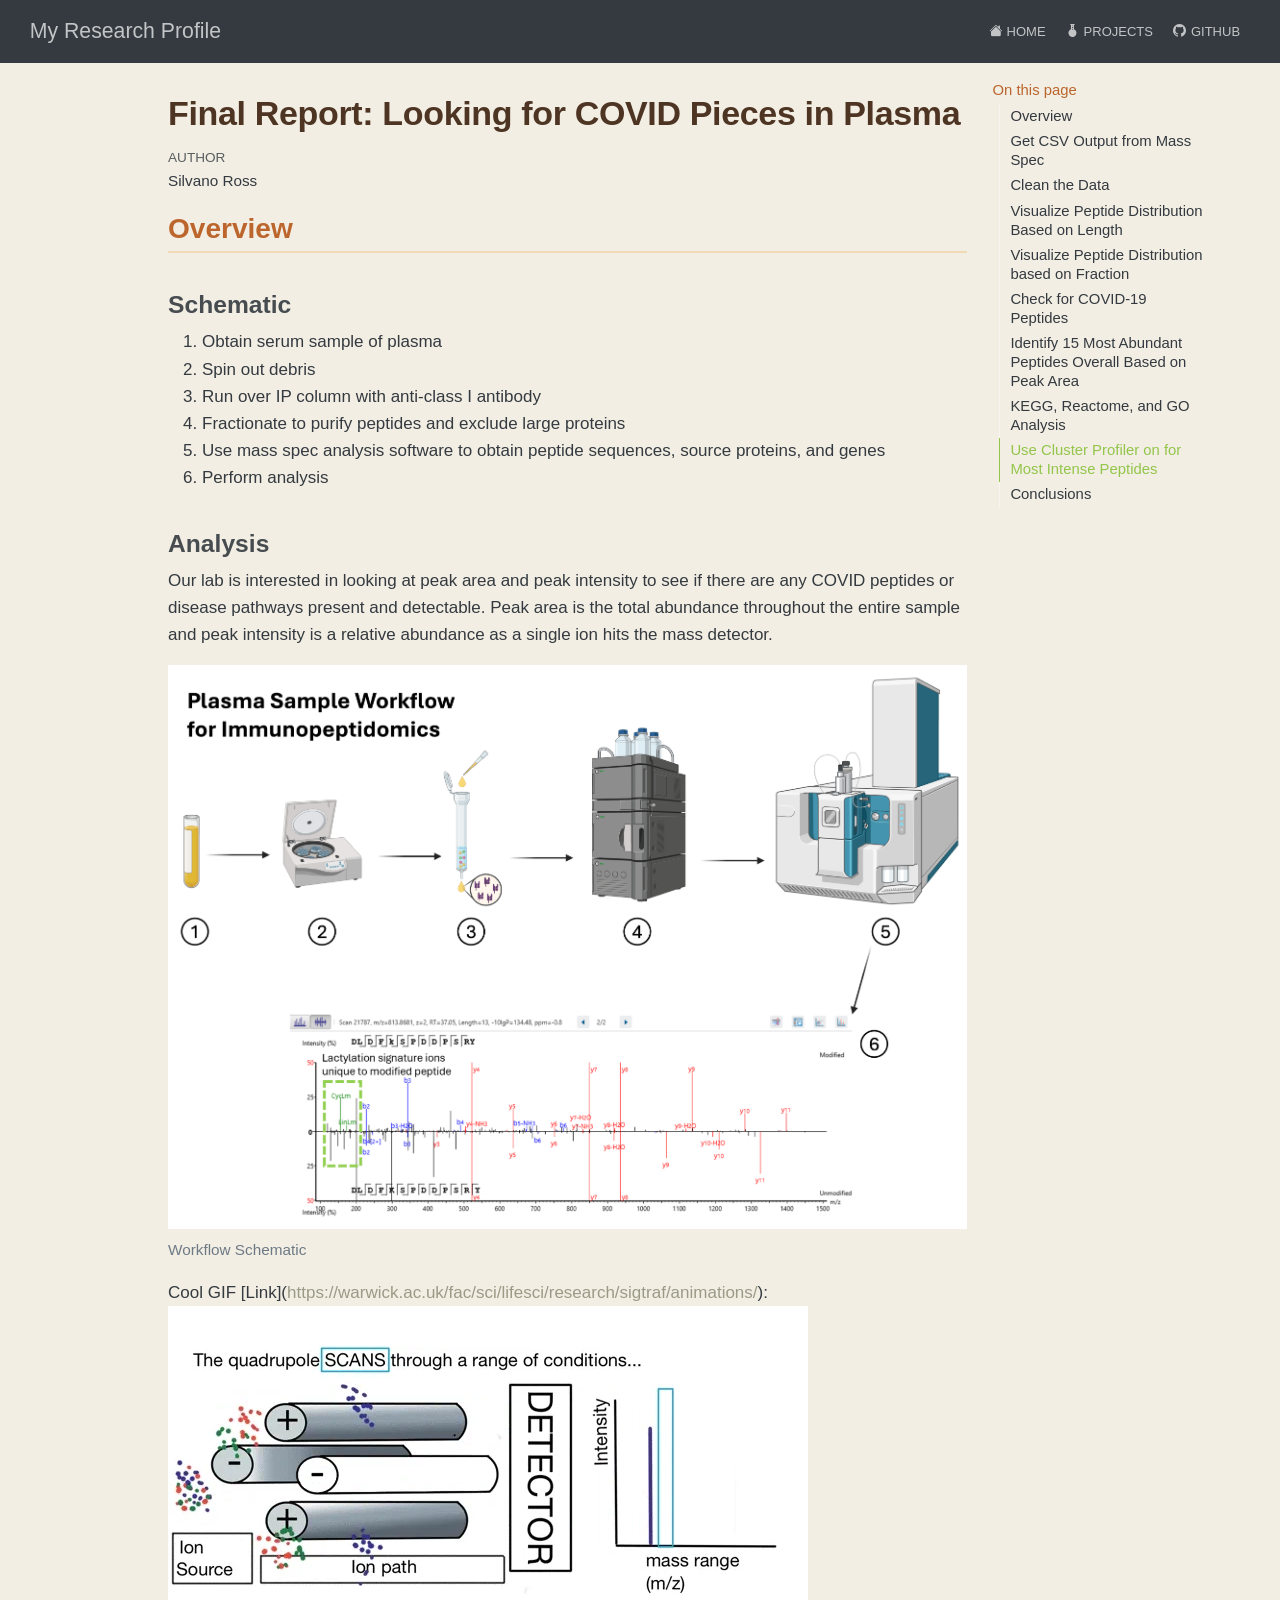
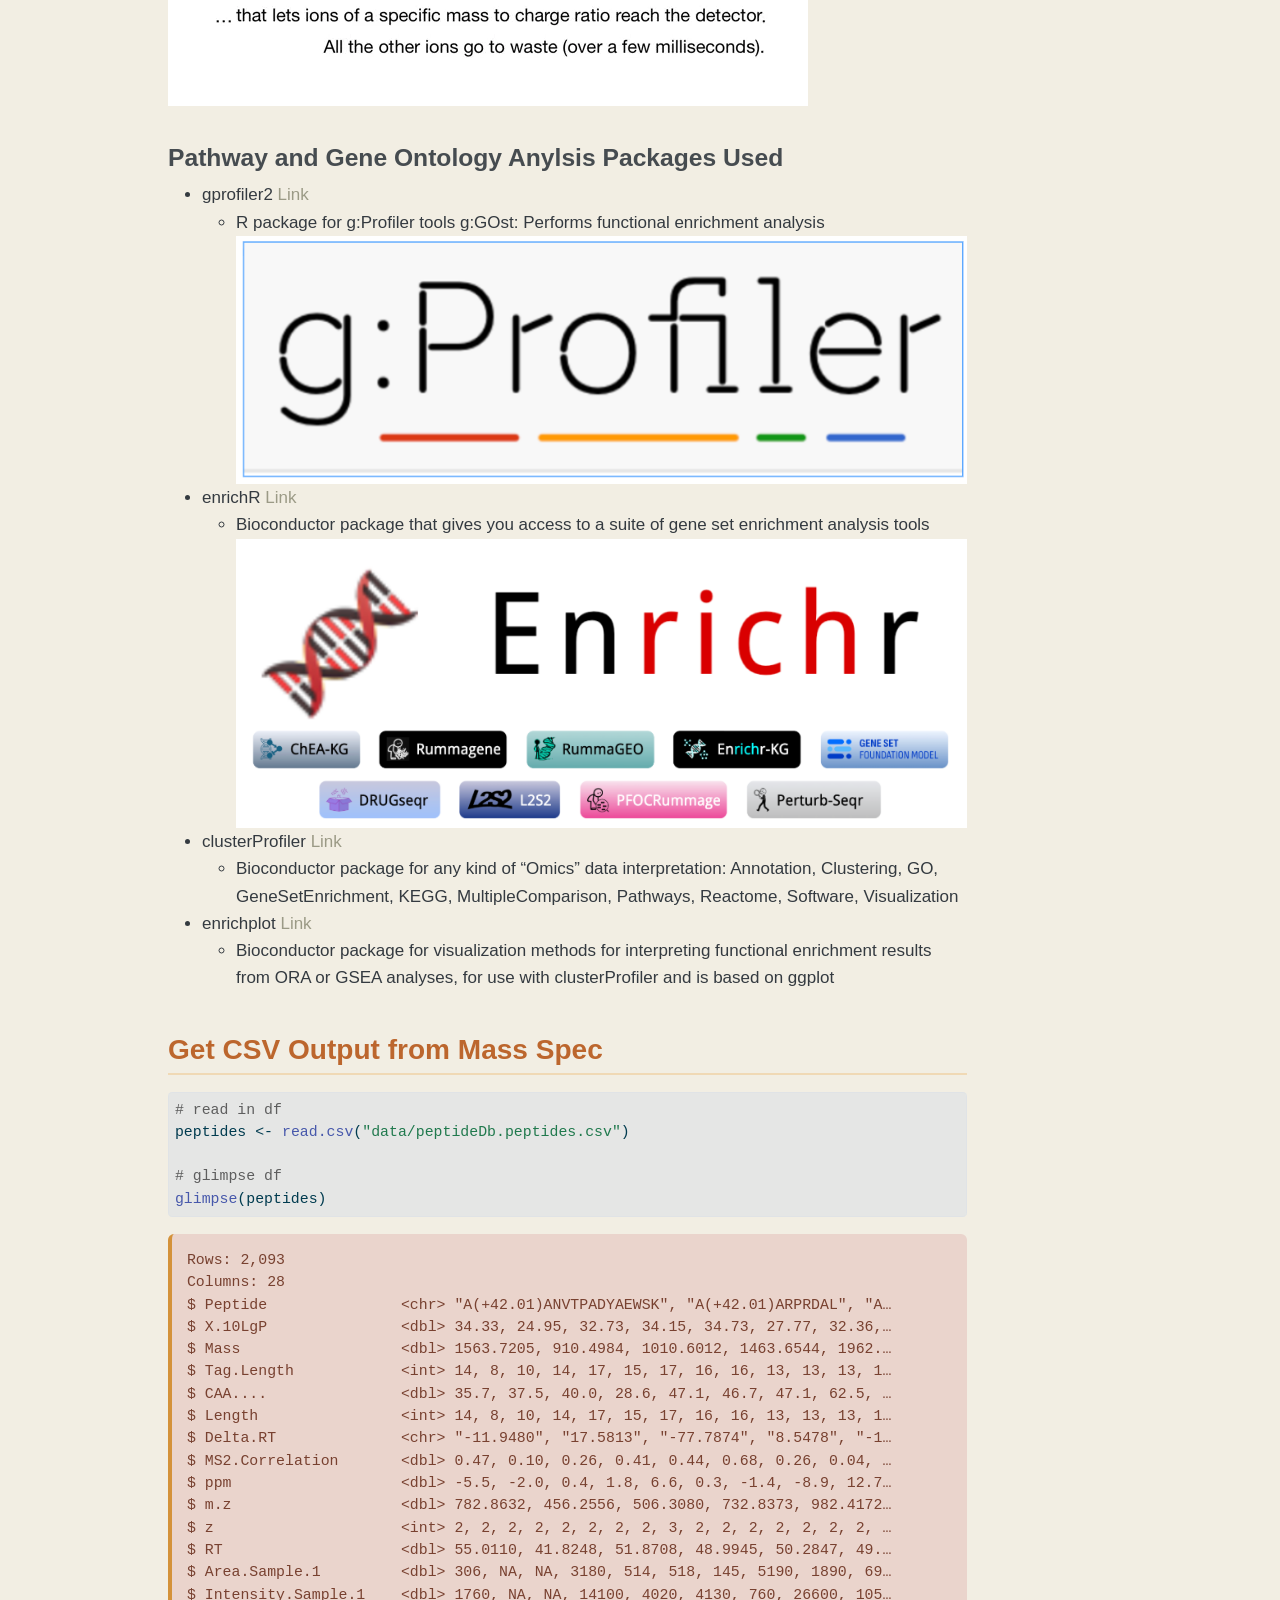
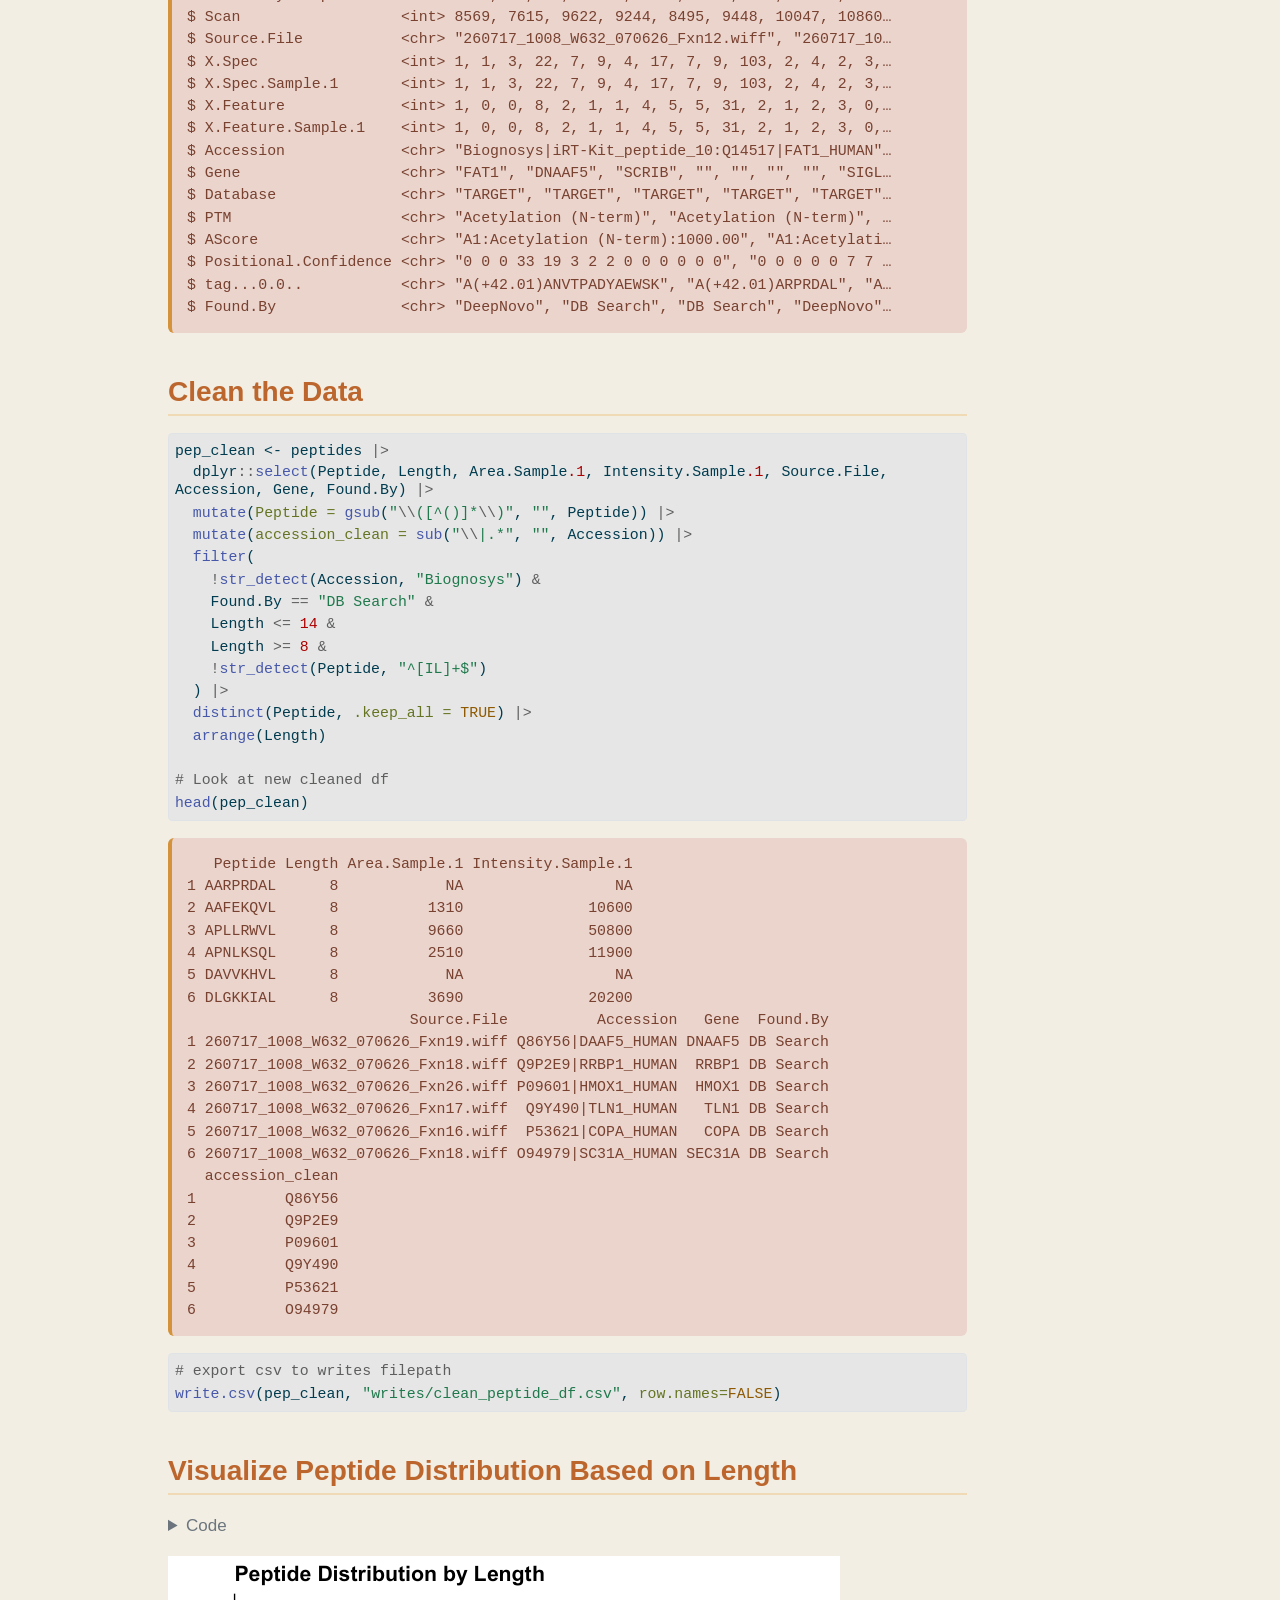
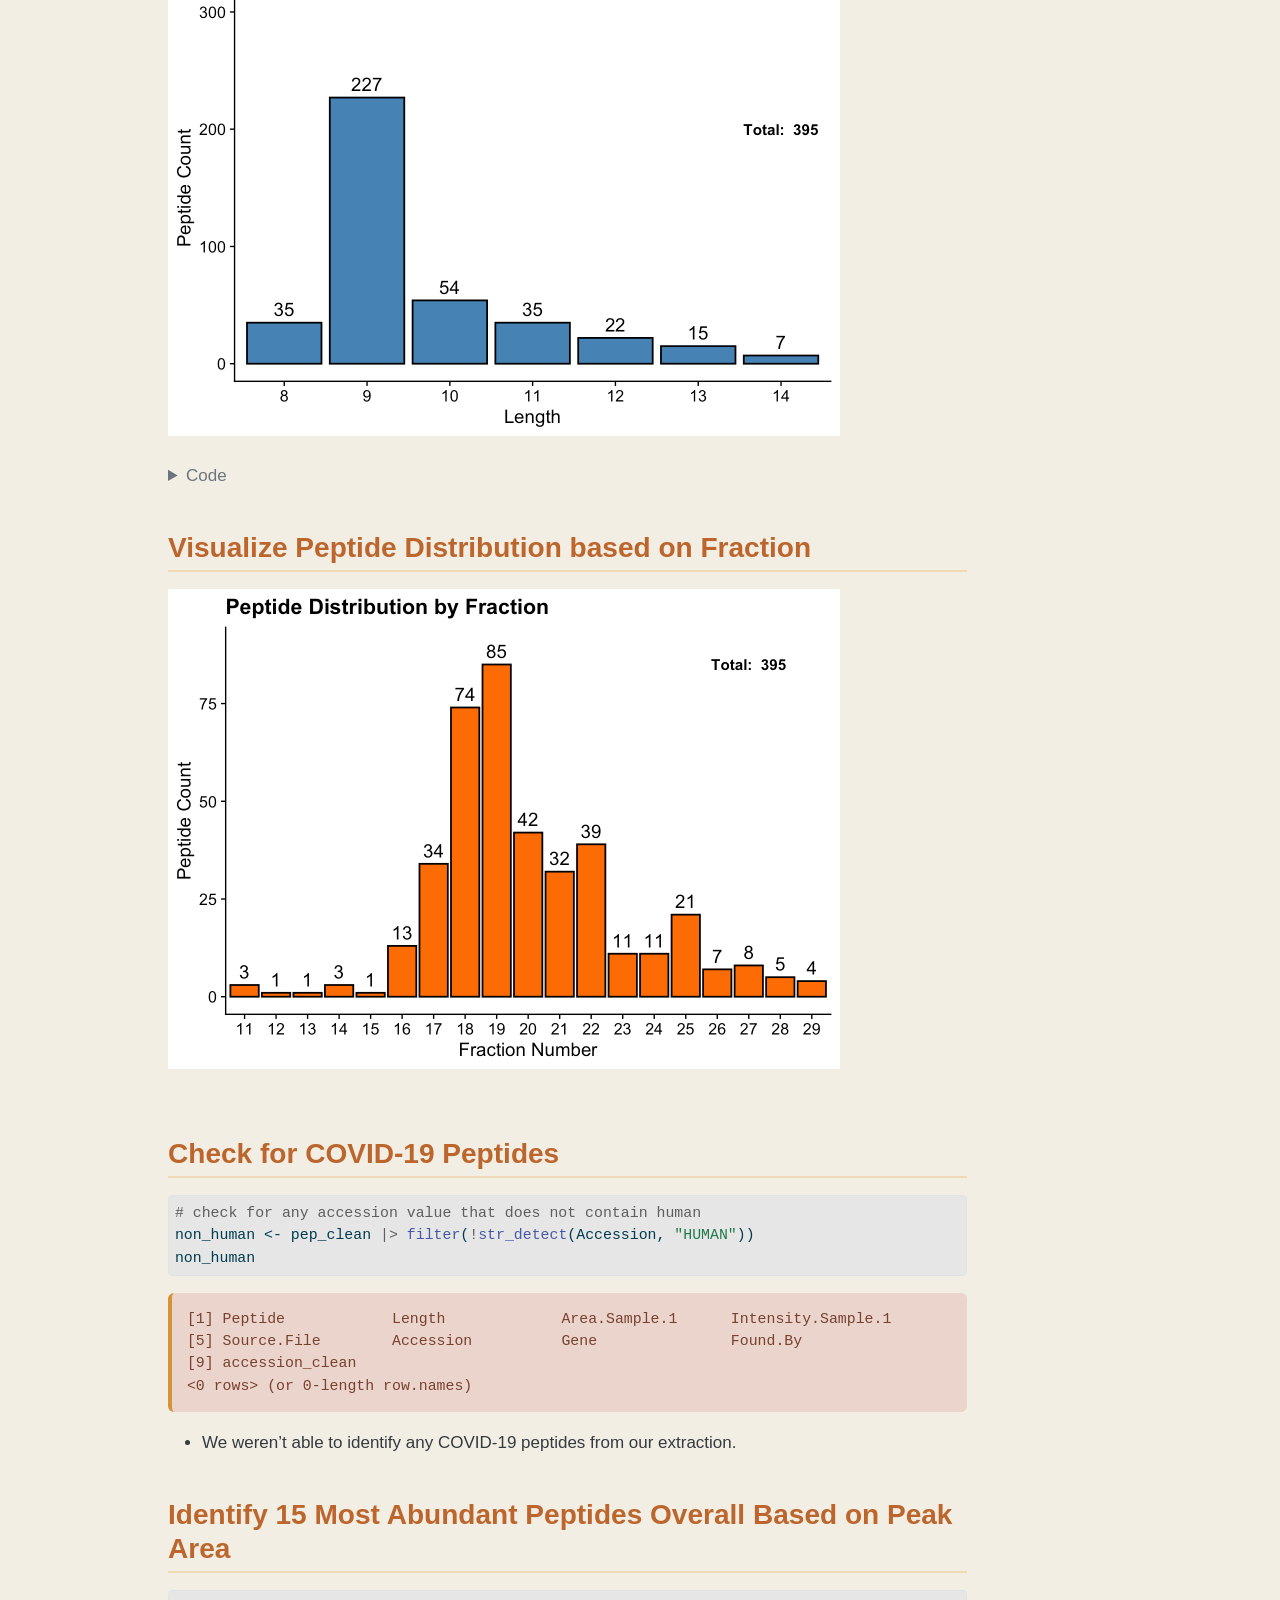
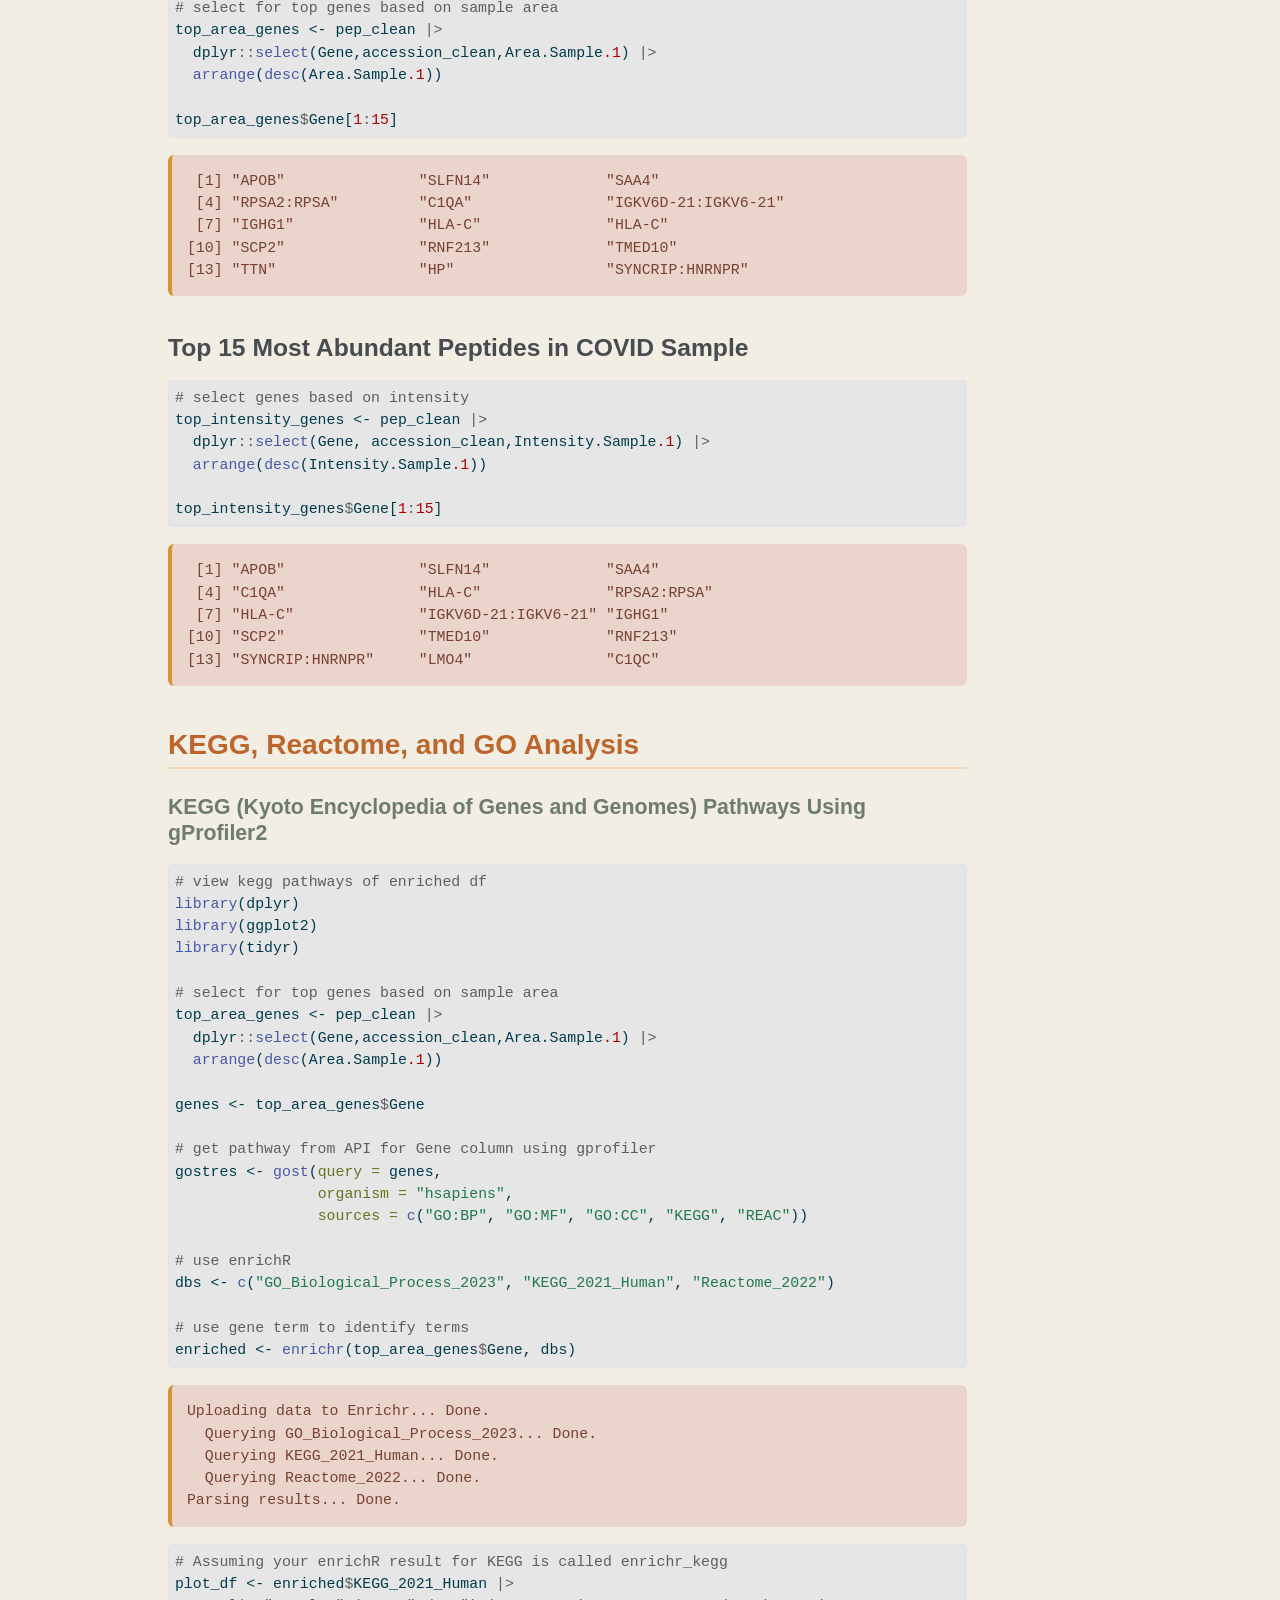
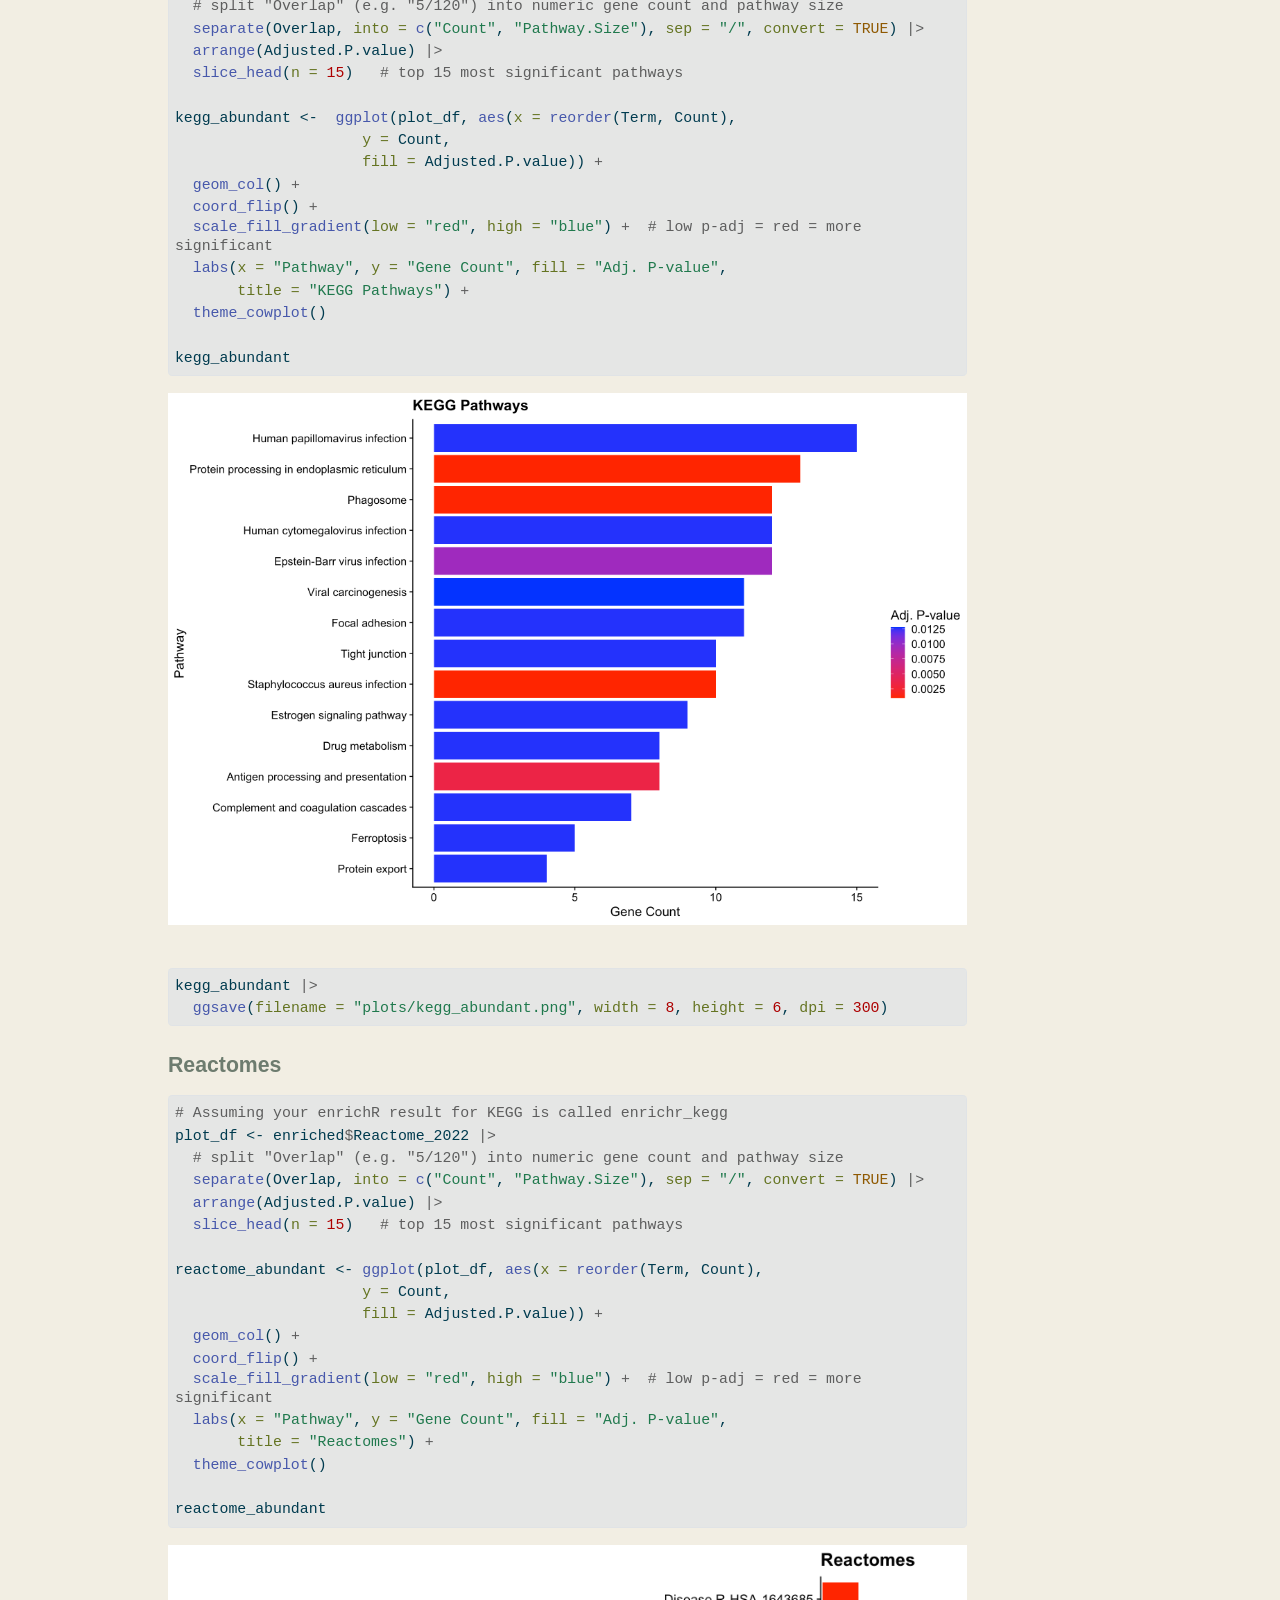
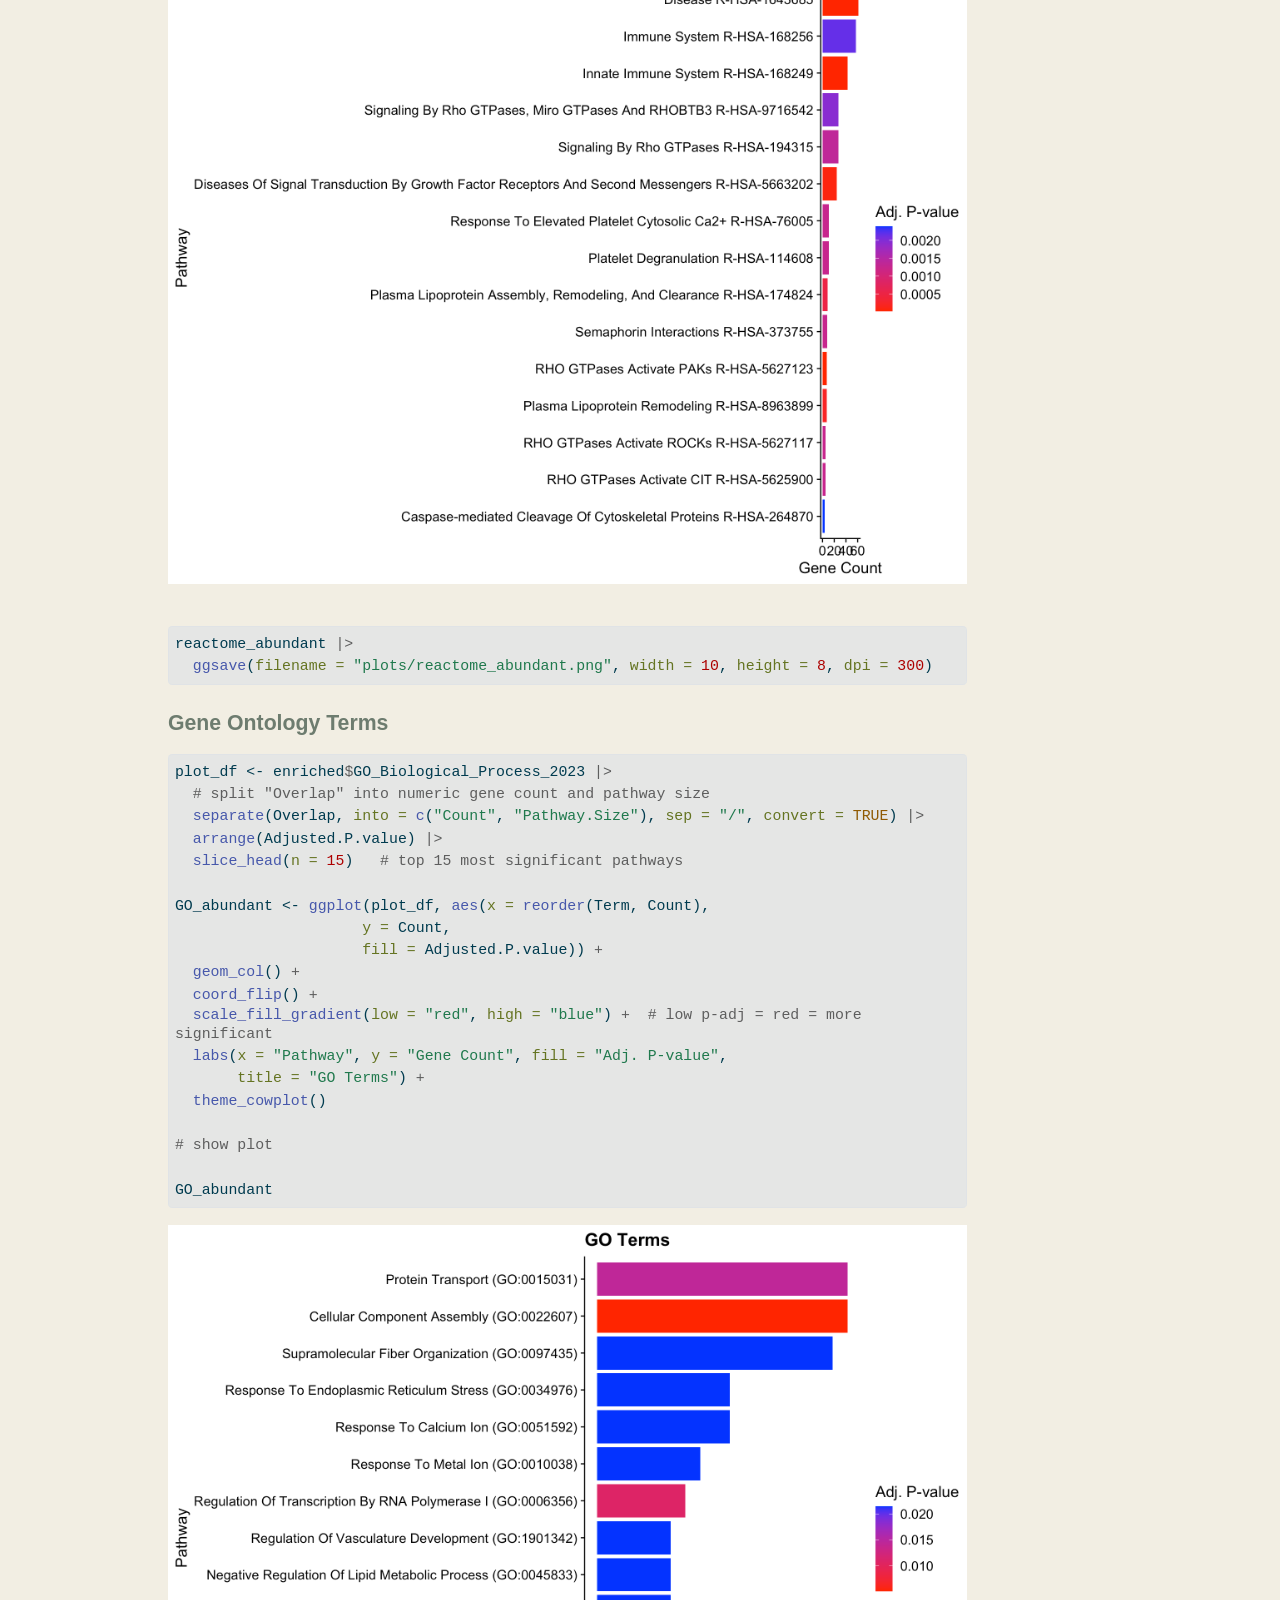
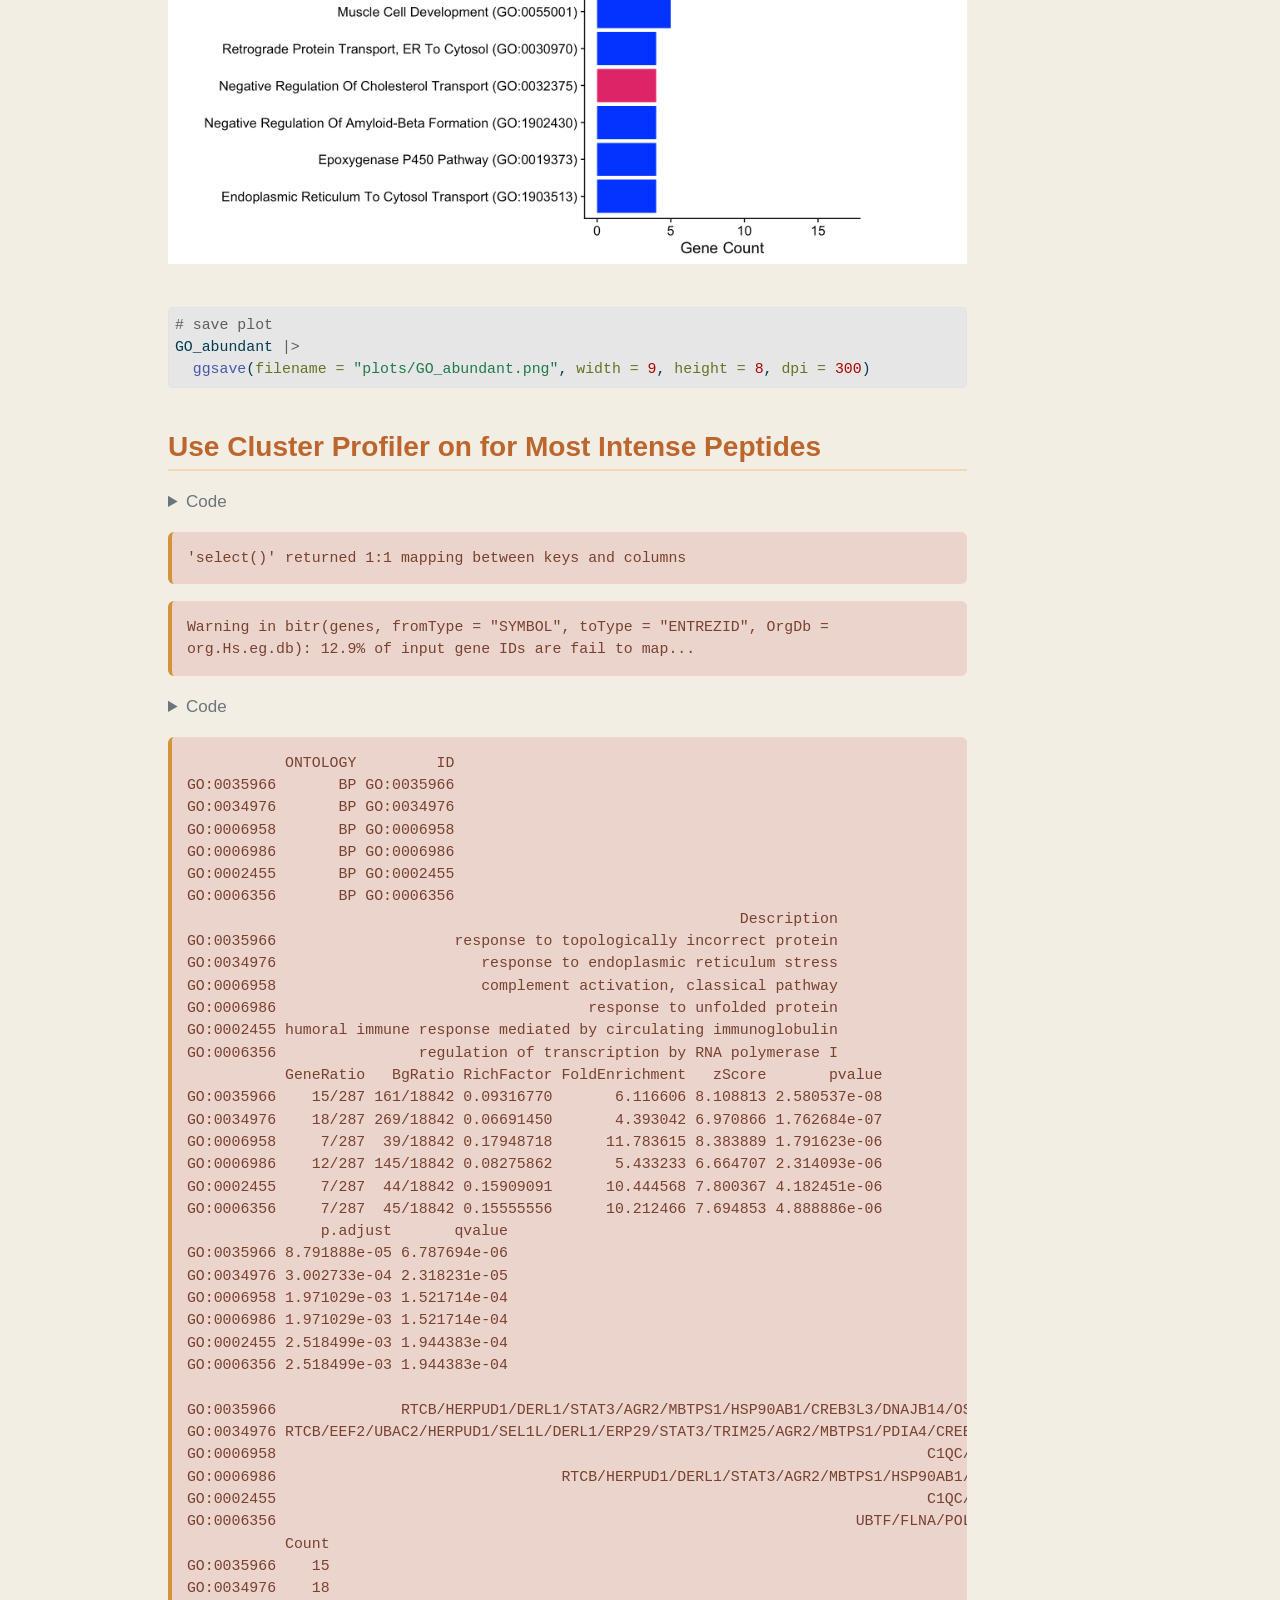
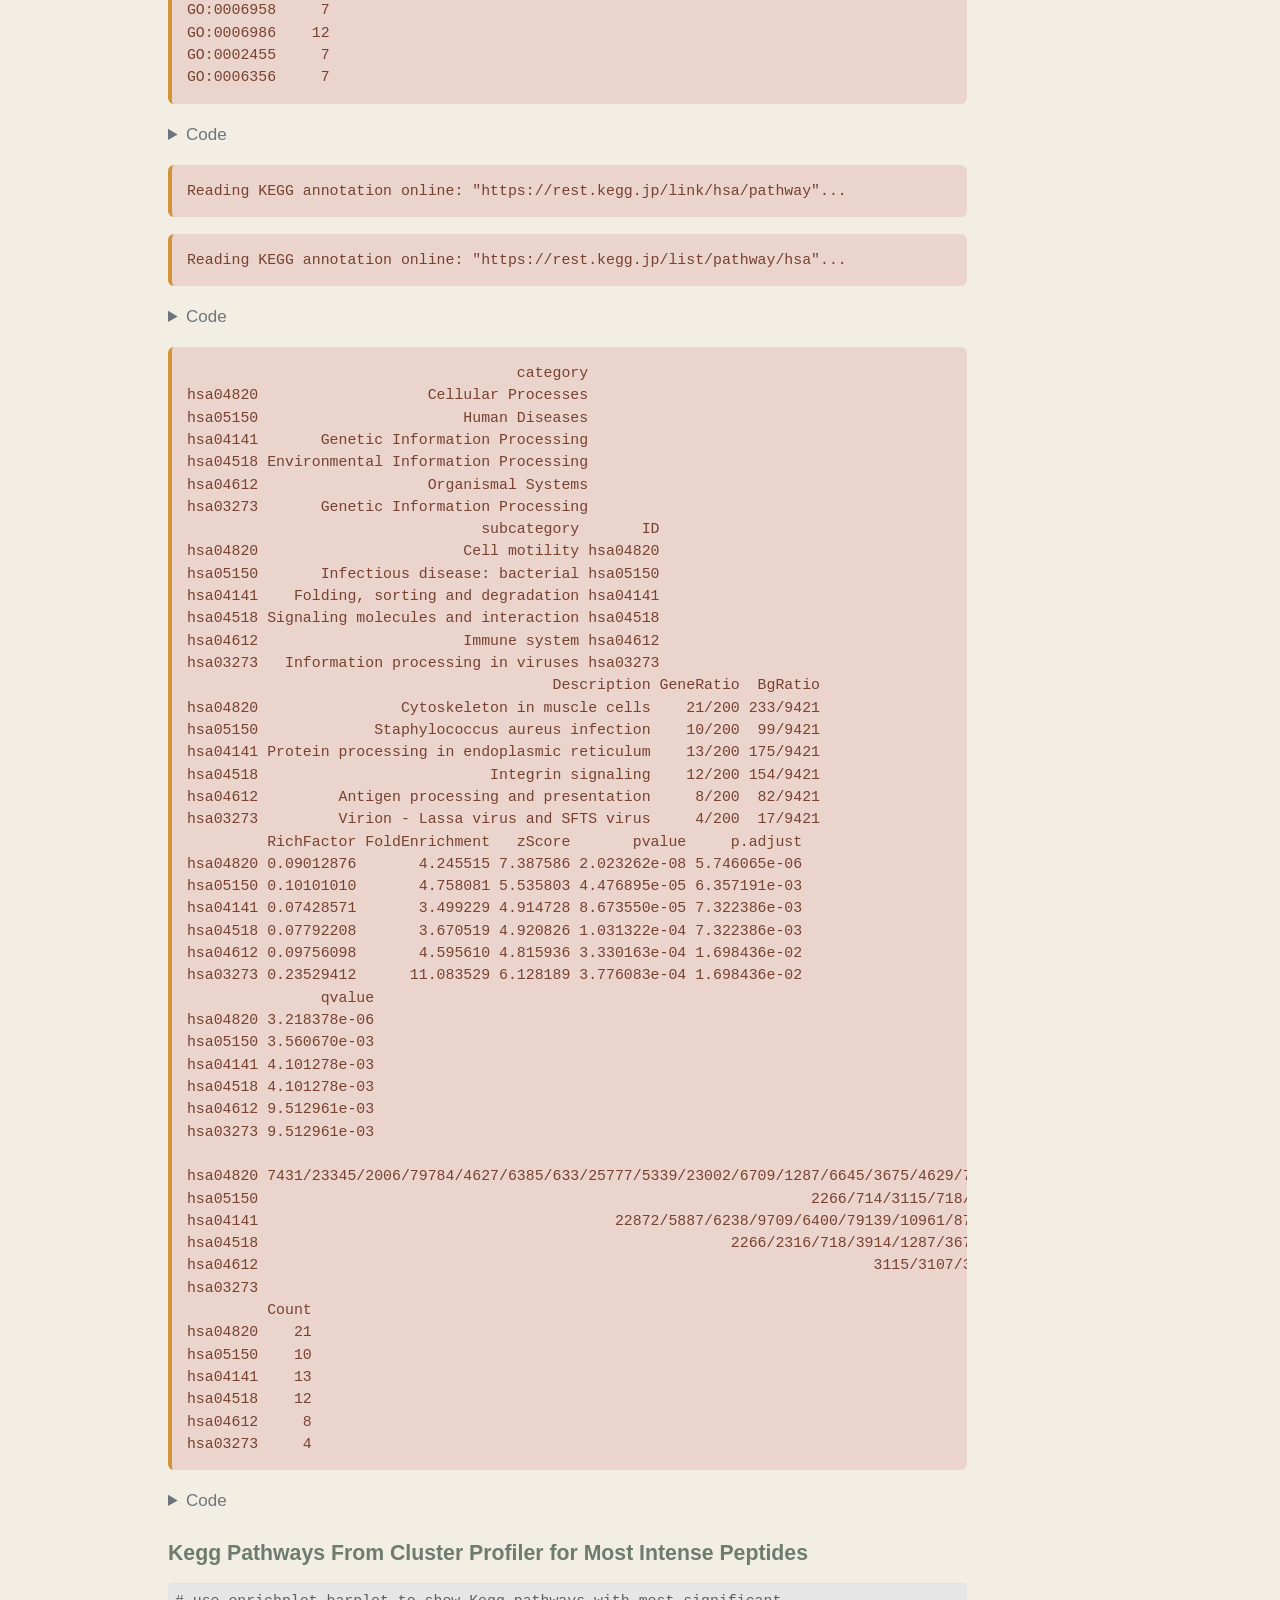
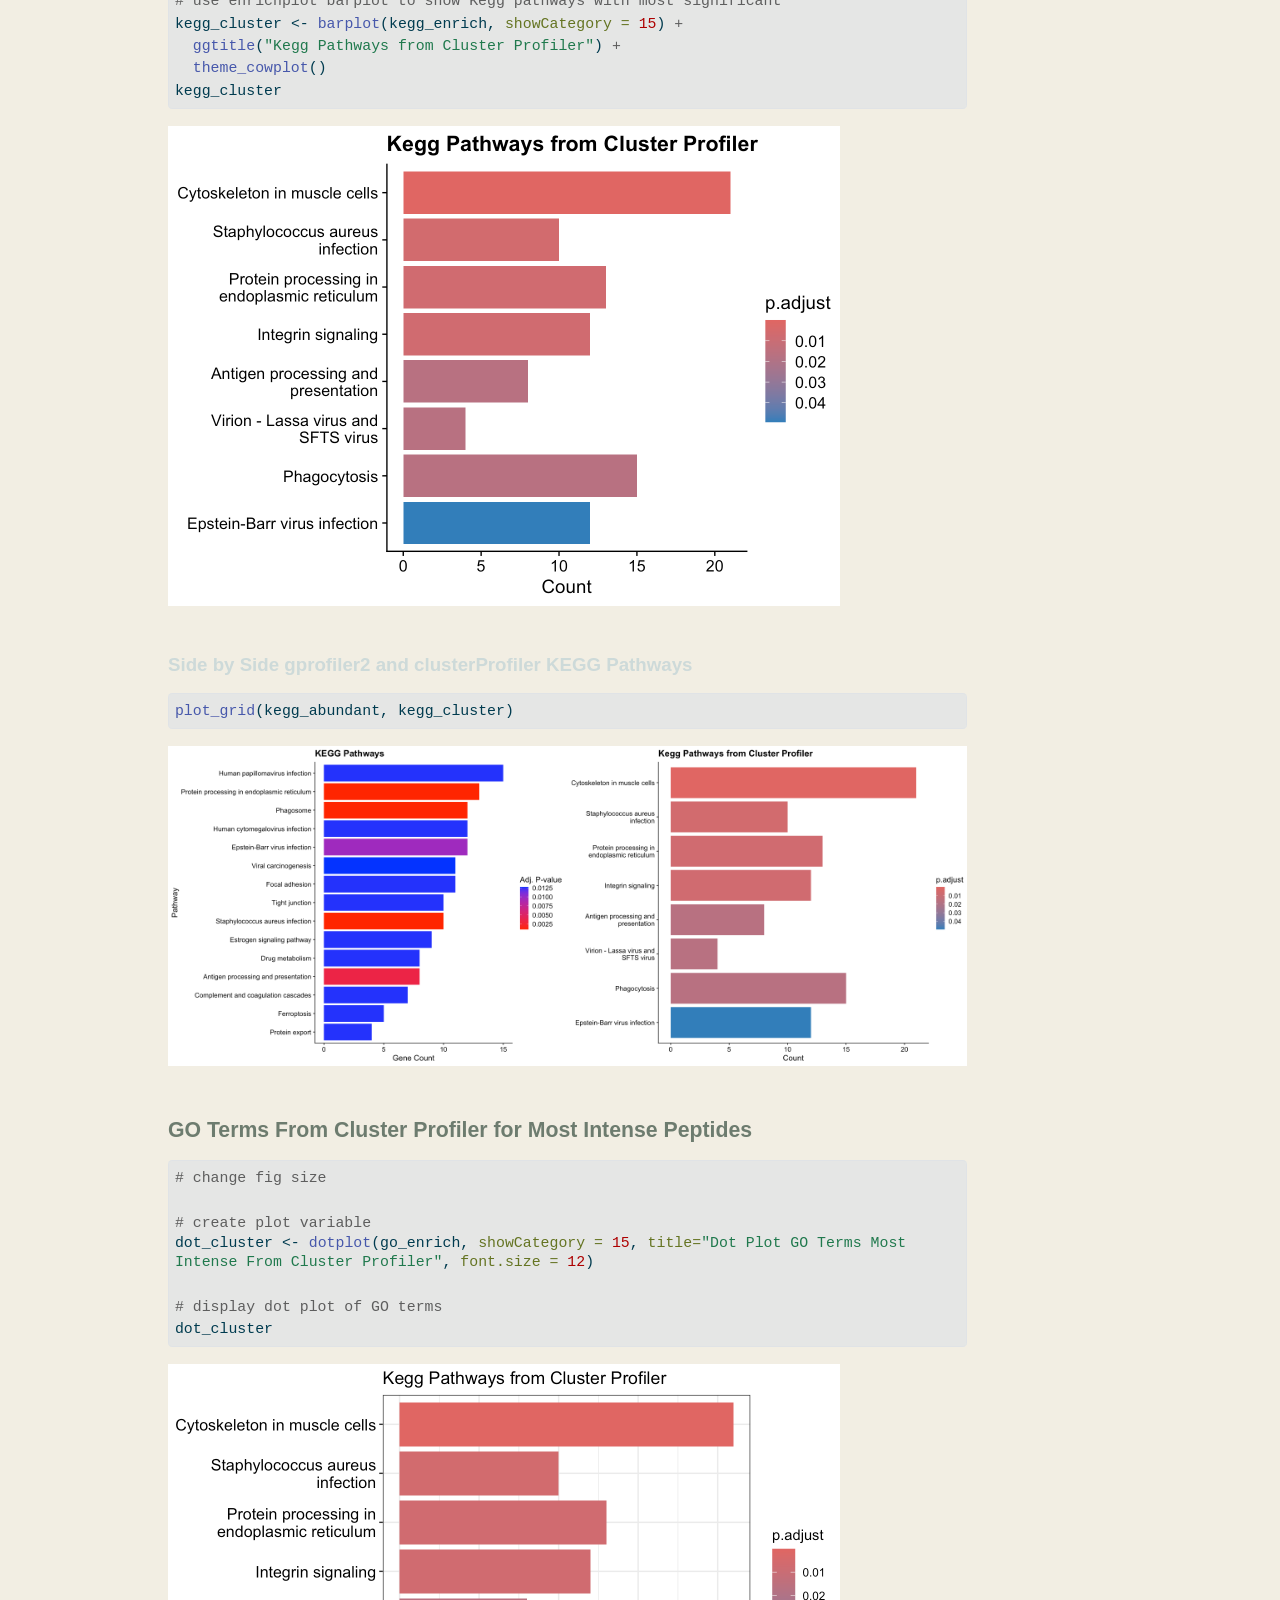
<file: docs/projects/sHLA_covid_peptides.html>
<!DOCTYPE html>
<html xmlns="http://www.w3.org/1999/xhtml" lang="en" xml:lang="en"><head>

<meta charset="utf-8">
<meta name="generator" content="quarto-1.9.38">

<meta name="viewport" content="width=device-width, initial-scale=1.0, user-scalable=yes">

<meta name="author" content="Silvano Ross">

<title>Final Report: Looking for COVID Pieces in Plasma – My Research Profile</title>
<style>
/* Default styles provided by pandoc.
** See https://pandoc.org/MANUAL.html#variables-for-html for config info.
*/
code{white-space: pre-wrap;}
span.smallcaps{font-variant: small-caps;}
div.columns{display: flex; gap: min(4vw, 1.5em);}
div.column{flex: auto; overflow-x: auto;}
div.hanging-indent{margin-left: 1.5em; text-indent: -1.5em;}
ul.task-list{list-style: none;}
ul.task-list li input[type="checkbox"] {
  width: 0.8em;
  margin: 0 0.8em 0.2em -1em; /* quarto-specific, see https://github.com/quarto-dev/quarto-cli/issues/4556 */ 
  vertical-align: middle;
}
/* CSS for syntax highlighting */
html { -webkit-text-size-adjust: 100%; }
pre > code.sourceCode { white-space: pre; position: relative; }
pre > code.sourceCode > span { display: inline-block; line-height: 1.25; }
pre > code.sourceCode > span:empty { height: 1.2em; }
.sourceCode { overflow: visible; }
code.sourceCode > span { color: inherit; text-decoration: inherit; }
div.sourceCode { margin: 1em 0; }
pre.sourceCode { margin: 0; }
@media screen {
div.sourceCode { overflow: auto; }
}
@media print {
pre > code.sourceCode { white-space: pre-wrap; }
pre > code.sourceCode > span { text-indent: -5em; padding-left: 5em; }
}
pre.numberSource code
  { counter-reset: source-line 0; }
pre.numberSource code > span
  { position: relative; left: -4em; counter-increment: source-line; }
pre.numberSource code > span > a:first-child::before
  { content: counter(source-line);
    position: relative; left: -1em; text-align: right; vertical-align: baseline;
    border: none; display: inline-block;
    -webkit-touch-callout: none; -webkit-user-select: none;
    -khtml-user-select: none; -moz-user-select: none;
    -ms-user-select: none; user-select: none;
    padding: 0 4px; width: 4em;
  }
pre.numberSource { margin-left: 3em;  padding-left: 4px; }
div.sourceCode
  {   }
@media screen {
pre > code.sourceCode > span > a:first-child::before { text-decoration: underline; }
}
</style>


<script src="../site_libs/quarto-nav/quarto-nav.js"></script>
<script src="../site_libs/quarto-nav/headroom.min.js"></script>
<script src="../site_libs/clipboard/clipboard.min.js"></script>
<script src="../site_libs/quarto-search/autocomplete.umd.js"></script>
<script src="../site_libs/quarto-search/fuse.min.js"></script>
<script src="../site_libs/quarto-search/quarto-search.js"></script>
<meta name="quarto:offset" content="../">
<link href="../favicon.ico" rel="icon">
<script src="../site_libs/quarto-html/quarto.js" type="module"></script>
<script src="../site_libs/quarto-html/tabsets/tabsets.js" type="module"></script>
<script src="../site_libs/quarto-html/popper.min.js"></script>
<script src="../site_libs/quarto-html/tippy.umd.min.js"></script>
<script src="../site_libs/quarto-html/anchor.min.js"></script>
<link href="../site_libs/quarto-html/tippy.css" rel="stylesheet">
<link href="../site_libs/quarto-html/quarto-syntax-highlighting-15634bcf2e68342d4ad2dfa704d543f6.css" rel="stylesheet" id="quarto-text-highlighting-styles">
<script src="../site_libs/bootstrap/bootstrap.min.js"></script>
<link href="../site_libs/bootstrap/bootstrap-icons.css" rel="stylesheet">
<link href="../site_libs/bootstrap/bootstrap-aa5ef9033c42dbe9acf81d670cb50d40.min.css" rel="stylesheet" append-hash="true" id="quarto-bootstrap" data-mode="light">
<script id="quarto-search-options" type="application/json">{
  "location": "navbar",
  "copy-button": false,
  "collapse-after": 3,
  "panel-placement": "end",
  "type": "overlay",
  "limit": 50,
  "keyboard-shortcut": [
    "f",
    "/",
    "s"
  ],
  "show-item-context": false,
  "language": {
    "search-no-results-text": "No results",
    "search-matching-documents-text": "matching documents",
    "search-copy-link-title": "Copy link to search",
    "search-hide-matches-text": "Hide additional matches",
    "search-more-match-text": "more match in this document",
    "search-more-matches-text": "more matches in this document",
    "search-clear-button-title": "Clear",
    "search-text-placeholder": "",
    "search-detached-cancel-button-title": "Cancel",
    "search-submit-button-title": "Submit",
    "search-label": "Search"
  }
}</script>


<link rel="stylesheet" href="../styles.css">
<meta property="og:title" content="Final Report: Looking for COVID Pieces in Plasma – My Research Profile">
<meta property="og:image" content="https://silvanoross.github.io/silvano_ross.github.io/photos/R_final_schematic.png">
<meta property="og:site_name" content="My Research Profile">
<meta property="og:image:height" content="2345">
<meta property="og:image:width" content="3322">
</head>

<body class="nav-fixed quarto-light">

<div id="quarto-search-results"></div>
  <header id="quarto-header" class="headroom fixed-top">
    <nav class="navbar navbar-expand-lg " data-bs-theme="dark">
      <div class="navbar-container container-fluid">
      <div class="navbar-brand-container mx-auto">
    <a class="navbar-brand" href="../index.html">
    <span class="navbar-title">My Research Profile</span>
    </a>
  </div>
          <button class="navbar-toggler" type="button" data-bs-toggle="collapse" data-bs-target="#navbarCollapse" aria-controls="navbarCollapse" role="menu" aria-expanded="false" aria-label="Toggle navigation" onclick="if (window.quartoToggleHeadroom) { window.quartoToggleHeadroom(); }">
  <span class="navbar-toggler-icon"></span>
</button>
          <div class="collapse navbar-collapse" id="navbarCollapse">
            <ul class="navbar-nav navbar-nav-scroll ms-auto">
  <li class="nav-item">
    <a class="nav-link" href="../index.html"> <i class="bi bi-house-fill" role="img">
</i> 
<span class="menu-text">Home</span></a>
  </li>  
  <li class="nav-item">
    <a class="nav-link" href="../projects.html"> <i class="bi bi-flask-florence-fill" role="img">
</i> 
<span class="menu-text">Projects</span></a>
  </li>  
  <li class="nav-item">
    <a class="nav-link" href="https://github.com/silvanoross"> <i class="bi bi-github" role="img">
</i> 
<span class="menu-text">GitHub</span></a>
  </li>  
</ul>
          </div> <!-- /navcollapse -->
            <div class="quarto-navbar-tools">
</div>
      </div> <!-- /container-fluid -->
    </nav>
</header>
<!-- content -->
<div id="quarto-content" class="quarto-container page-columns page-rows-contents page-layout-article page-navbar">
<!-- sidebar -->
<!-- margin-sidebar -->
    <div id="quarto-margin-sidebar" class="sidebar margin-sidebar">
        <nav id="TOC" role="doc-toc" class="toc-active">
    <h2 id="toc-title">On this page</h2>
   
  <ul>
  <li><a href="#overview" id="toc-overview" class="nav-link active" data-scroll-target="#overview">Overview</a>
  <ul class="collapse">
  <li><a href="#schematic" id="toc-schematic" class="nav-link" data-scroll-target="#schematic">Schematic</a></li>
  <li><a href="#analysis" id="toc-analysis" class="nav-link" data-scroll-target="#analysis">Analysis</a></li>
  <li><a href="#pathway-and-gene-ontology-anylsis-packages-used" id="toc-pathway-and-gene-ontology-anylsis-packages-used" class="nav-link" data-scroll-target="#pathway-and-gene-ontology-anylsis-packages-used">Pathway and Gene Ontology Anylsis Packages Used</a></li>
  </ul></li>
  <li><a href="#get-csv-output-from-mass-spec" id="toc-get-csv-output-from-mass-spec" class="nav-link" data-scroll-target="#get-csv-output-from-mass-spec">Get CSV Output from Mass Spec</a></li>
  <li><a href="#clean-the-data" id="toc-clean-the-data" class="nav-link" data-scroll-target="#clean-the-data">Clean the Data</a></li>
  <li><a href="#visualize-peptide-distribution-based-on-length" id="toc-visualize-peptide-distribution-based-on-length" class="nav-link" data-scroll-target="#visualize-peptide-distribution-based-on-length">Visualize Peptide Distribution Based on Length</a></li>
  <li><a href="#visualize-peptide-distribution-based-on-fraction" id="toc-visualize-peptide-distribution-based-on-fraction" class="nav-link" data-scroll-target="#visualize-peptide-distribution-based-on-fraction">Visualize Peptide Distribution based on Fraction</a></li>
  <li><a href="#check-for-covid-19-peptides" id="toc-check-for-covid-19-peptides" class="nav-link" data-scroll-target="#check-for-covid-19-peptides">Check for COVID-19 Peptides</a></li>
  <li><a href="#identify-15-most-abundant-peptides-overall-based-on-peak-area" id="toc-identify-15-most-abundant-peptides-overall-based-on-peak-area" class="nav-link" data-scroll-target="#identify-15-most-abundant-peptides-overall-based-on-peak-area">Identify 15 Most Abundant Peptides Overall Based on Peak Area</a>
  <ul class="collapse">
  <li><a href="#top-15-most-abundant-peptides-in-covid-sample" id="toc-top-15-most-abundant-peptides-in-covid-sample" class="nav-link" data-scroll-target="#top-15-most-abundant-peptides-in-covid-sample">Top 15 Most Abundant Peptides in COVID Sample</a></li>
  </ul></li>
  <li><a href="#kegg-reactome-and-go-analysis" id="toc-kegg-reactome-and-go-analysis" class="nav-link" data-scroll-target="#kegg-reactome-and-go-analysis">KEGG, Reactome, and GO Analysis</a></li>
  <li><a href="#use-cluster-profiler-on-for-most-intense-peptides" id="toc-use-cluster-profiler-on-for-most-intense-peptides" class="nav-link" data-scroll-target="#use-cluster-profiler-on-for-most-intense-peptides">Use Cluster Profiler on for Most Intense Peptides</a></li>
  <li><a href="#conclusions" id="toc-conclusions" class="nav-link" data-scroll-target="#conclusions">Conclusions</a>
  <ul class="collapse">
  <li><a href="#future-direction" id="toc-future-direction" class="nav-link" data-scroll-target="#future-direction">Future Direction</a></li>
  </ul></li>
  </ul>
</nav>
    </div>
<!-- main -->
<main class="content" id="quarto-document-content">

<header id="title-block-header" class="quarto-title-block default">
<div class="quarto-title">
<h1 class="title">Final Report: Looking for COVID Pieces in Plasma</h1>
</div>



<div class="quarto-title-meta">

    <div>
    <div class="quarto-title-meta-heading">Author</div>
    <div class="quarto-title-meta-contents">
             <p>Silvano Ross </p>
          </div>
  </div>
    
  
    
  </div>
  


</header>


<section id="overview" class="level2">
<h2 class="anchored" data-anchor-id="overview">Overview</h2>
<section id="schematic" class="level3">
<h3 class="anchored" data-anchor-id="schematic">Schematic</h3>
<ol type="1">
<li>Obtain serum sample of plasma</li>
<li>Spin out debris</li>
<li>Run over IP column with anti-class I antibody</li>
<li>Fractionate to purify peptides and exclude large proteins</li>
<li>Use mass spec analysis software to obtain peptide sequences, source proteins, and genes</li>
<li>Perform analysis</li>
</ol>
</section>
<section id="analysis" class="level3">
<h3 class="anchored" data-anchor-id="analysis">Analysis</h3>
<p>Our lab is interested in looking at peak area and peak intensity to see if there are any COVID peptides or disease pathways present and detectable. Peak area is the total abundance throughout the entire sample and peak intensity is a relative abundance as a single ion hits the mass detector.</p>
<div class="quarto-figure quarto-figure-center">
<figure class="figure">
<p><img src="../photos/R_final_schematic.png" title="Workflow Schematic" class="img-fluid figure-img"></p>
<figcaption>Workflow Schematic</figcaption>
</figure>
</div>
<p>Cool GIF [Link](<a href="https://warwick.ac.uk/fac/sci/lifesci/research/sigtraf/animations/" class="uri">https://warwick.ac.uk/fac/sci/lifesci/research/sigtraf/animations/</a>): <img src="../photos/ms_animation.gif" class="img-fluid"></p>
</section>
<section id="pathway-and-gene-ontology-anylsis-packages-used" class="level3">
<h3 class="anchored" data-anchor-id="pathway-and-gene-ontology-anylsis-packages-used">Pathway and Gene Ontology Anylsis Packages Used</h3>
<ul>
<li>gprofiler2 <a href="https://biit.cs.ut.ee/gprofiler/gost">Link</a>
<ul>
<li>R package for g:Profiler tools g:GOst: Performs functional enrichment analysis <img src="../photos/gprofiler.png" class="img-fluid"></li>
</ul></li>
<li>enrichR <a href="https://maayanlab.cloud/Enrichr/">Link</a>
<ul>
<li>Bioconductor package that gives you access to a suite of gene set enrichment analysis tools <img src="../photos/enrichr.png" class="img-fluid"></li>
</ul></li>
<li>clusterProfiler <a href="https://bioconductor.org/packages/release/bioc/html/clusterProfiler.html">Link</a>
<ul>
<li>Bioconductor package for any kind of “Omics” data interpretation: Annotation, Clustering, GO, GeneSetEnrichment, KEGG, MultipleComparison, Pathways, Reactome, Software, Visualization</li>
</ul></li>
<li>enrichplot <a href="https://www.bioconductor.org/packages/devel/bioc/html/enrichplot.html">Link</a>
<ul>
<li>Bioconductor package for visualization methods for interpreting functional enrichment results from ORA or GSEA analyses, for use with clusterProfiler and is based on ggplot</li>
</ul></li>
</ul>
</section>
</section>
<section id="get-csv-output-from-mass-spec" class="level2">
<h2 class="anchored" data-anchor-id="get-csv-output-from-mass-spec">Get CSV Output from Mass Spec</h2>
<div class="cell">
<div class="code-copy-outer-scaffold"><div class="sourceCode cell-code" id="cb1"><pre class="sourceCode r code-with-copy"><code class="sourceCode r"><span id="cb1-1"><a href="#cb1-1" aria-hidden="true" tabindex="-1"></a><span class="co"># read in df</span></span>
<span id="cb1-2"><a href="#cb1-2" aria-hidden="true" tabindex="-1"></a>peptides <span class="ot">&lt;-</span> <span class="fu">read.csv</span>(<span class="st">"data/peptideDb.peptides.csv"</span>)</span>
<span id="cb1-3"><a href="#cb1-3" aria-hidden="true" tabindex="-1"></a></span>
<span id="cb1-4"><a href="#cb1-4" aria-hidden="true" tabindex="-1"></a><span class="co"># glimpse df</span></span>
<span id="cb1-5"><a href="#cb1-5" aria-hidden="true" tabindex="-1"></a><span class="fu">glimpse</span>(peptides)</span></code></pre></div><button title="Copy to Clipboard" class="code-copy-button"><i class="bi"></i></button></div>
<div class="cell-output cell-output-stdout">
<pre><code>Rows: 2,093
Columns: 28
$ Peptide               &lt;chr&gt; "A(+42.01)ANVTPADYAEWSK", "A(+42.01)ARPRDAL", "A…
$ X.10LgP               &lt;dbl&gt; 34.33, 24.95, 32.73, 34.15, 34.73, 27.77, 32.36,…
$ Mass                  &lt;dbl&gt; 1563.7205, 910.4984, 1010.6012, 1463.6544, 1962.…
$ Tag.Length            &lt;int&gt; 14, 8, 10, 14, 17, 15, 17, 16, 16, 13, 13, 13, 1…
$ CAA....               &lt;dbl&gt; 35.7, 37.5, 40.0, 28.6, 47.1, 46.7, 47.1, 62.5, …
$ Length                &lt;int&gt; 14, 8, 10, 14, 17, 15, 17, 16, 16, 13, 13, 13, 1…
$ Delta.RT              &lt;chr&gt; "-11.9480", "17.5813", "-77.7874", "8.5478", "-1…
$ MS2.Correlation       &lt;dbl&gt; 0.47, 0.10, 0.26, 0.41, 0.44, 0.68, 0.26, 0.04, …
$ ppm                   &lt;dbl&gt; -5.5, -2.0, 0.4, 1.8, 6.6, 0.3, -1.4, -8.9, 12.7…
$ m.z                   &lt;dbl&gt; 782.8632, 456.2556, 506.3080, 732.8373, 982.4172…
$ z                     &lt;int&gt; 2, 2, 2, 2, 2, 2, 2, 2, 3, 2, 2, 2, 2, 2, 2, 2, …
$ RT                    &lt;dbl&gt; 55.0110, 41.8248, 51.8708, 48.9945, 50.2847, 49.…
$ Area.Sample.1         &lt;dbl&gt; 306, NA, NA, 3180, 514, 518, 145, 5190, 1890, 69…
$ Intensity.Sample.1    &lt;dbl&gt; 1760, NA, NA, 14100, 4020, 4130, 760, 26600, 105…
$ Scan                  &lt;int&gt; 8569, 7615, 9622, 9244, 8495, 9448, 10047, 10860…
$ Source.File           &lt;chr&gt; "260717_1008_W632_070626_Fxn12.wiff", "260717_10…
$ X.Spec                &lt;int&gt; 1, 1, 3, 22, 7, 9, 4, 17, 7, 9, 103, 2, 4, 2, 3,…
$ X.Spec.Sample.1       &lt;int&gt; 1, 1, 3, 22, 7, 9, 4, 17, 7, 9, 103, 2, 4, 2, 3,…
$ X.Feature             &lt;int&gt; 1, 0, 0, 8, 2, 1, 1, 4, 5, 5, 31, 2, 1, 2, 3, 0,…
$ X.Feature.Sample.1    &lt;int&gt; 1, 0, 0, 8, 2, 1, 1, 4, 5, 5, 31, 2, 1, 2, 3, 0,…
$ Accession             &lt;chr&gt; "Biognosys|iRT-Kit_peptide_10:Q14517|FAT1_HUMAN"…
$ Gene                  &lt;chr&gt; "FAT1", "DNAAF5", "SCRIB", "", "", "", "", "SIGL…
$ Database              &lt;chr&gt; "TARGET", "TARGET", "TARGET", "TARGET", "TARGET"…
$ PTM                   &lt;chr&gt; "Acetylation (N-term)", "Acetylation (N-term)", …
$ AScore                &lt;chr&gt; "A1:Acetylation (N-term):1000.00", "A1:Acetylati…
$ Positional.Confidence &lt;chr&gt; "0 0 0 33 19 3 2 2 0 0 0 0 0 0", "0 0 0 0 0 7 7 …
$ tag...0.0..           &lt;chr&gt; "A(+42.01)ANVTPADYAEWSK", "A(+42.01)ARPRDAL", "A…
$ Found.By              &lt;chr&gt; "DeepNovo", "DB Search", "DB Search", "DeepNovo"…</code></pre>
</div>
</div>
</section>
<section id="clean-the-data" class="level2">
<h2 class="anchored" data-anchor-id="clean-the-data">Clean the Data</h2>
<div class="cell">
<div class="code-copy-outer-scaffold"><div class="sourceCode cell-code" id="cb3"><pre class="sourceCode r code-with-copy"><code class="sourceCode r"><span id="cb3-1"><a href="#cb3-1" aria-hidden="true" tabindex="-1"></a>pep_clean <span class="ot">&lt;-</span> peptides <span class="sc">|&gt;</span></span>
<span id="cb3-2"><a href="#cb3-2" aria-hidden="true" tabindex="-1"></a>  dplyr<span class="sc">::</span><span class="fu">select</span>(Peptide, Length, Area.Sample<span class="fl">.1</span>, Intensity.Sample<span class="fl">.1</span>, Source.File, Accession, Gene, Found.By) <span class="sc">|&gt;</span></span>
<span id="cb3-3"><a href="#cb3-3" aria-hidden="true" tabindex="-1"></a>  <span class="fu">mutate</span>(<span class="at">Peptide =</span> <span class="fu">gsub</span>(<span class="st">"</span><span class="sc">\\</span><span class="st">([^()]*</span><span class="sc">\\</span><span class="st">)"</span>, <span class="st">""</span>, Peptide)) <span class="sc">|&gt;</span></span>
<span id="cb3-4"><a href="#cb3-4" aria-hidden="true" tabindex="-1"></a>  <span class="fu">mutate</span>(<span class="at">accession_clean =</span> <span class="fu">sub</span>(<span class="st">"</span><span class="sc">\\</span><span class="st">|.*"</span>, <span class="st">""</span>, Accession)) <span class="sc">|&gt;</span></span>
<span id="cb3-5"><a href="#cb3-5" aria-hidden="true" tabindex="-1"></a>  <span class="fu">filter</span>(</span>
<span id="cb3-6"><a href="#cb3-6" aria-hidden="true" tabindex="-1"></a>    <span class="sc">!</span><span class="fu">str_detect</span>(Accession, <span class="st">"Biognosys"</span>) <span class="sc">&amp;</span></span>
<span id="cb3-7"><a href="#cb3-7" aria-hidden="true" tabindex="-1"></a>    Found.By <span class="sc">==</span> <span class="st">"DB Search"</span> <span class="sc">&amp;</span></span>
<span id="cb3-8"><a href="#cb3-8" aria-hidden="true" tabindex="-1"></a>    Length <span class="sc">&lt;=</span> <span class="dv">14</span> <span class="sc">&amp;</span></span>
<span id="cb3-9"><a href="#cb3-9" aria-hidden="true" tabindex="-1"></a>    Length <span class="sc">&gt;=</span> <span class="dv">8</span> <span class="sc">&amp;</span></span>
<span id="cb3-10"><a href="#cb3-10" aria-hidden="true" tabindex="-1"></a>    <span class="sc">!</span><span class="fu">str_detect</span>(Peptide, <span class="st">"^[IL]+$"</span>)</span>
<span id="cb3-11"><a href="#cb3-11" aria-hidden="true" tabindex="-1"></a>  ) <span class="sc">|&gt;</span></span>
<span id="cb3-12"><a href="#cb3-12" aria-hidden="true" tabindex="-1"></a>  <span class="fu">distinct</span>(Peptide, <span class="at">.keep_all =</span> <span class="cn">TRUE</span>) <span class="sc">|&gt;</span></span>
<span id="cb3-13"><a href="#cb3-13" aria-hidden="true" tabindex="-1"></a>  <span class="fu">arrange</span>(Length)</span>
<span id="cb3-14"><a href="#cb3-14" aria-hidden="true" tabindex="-1"></a></span>
<span id="cb3-15"><a href="#cb3-15" aria-hidden="true" tabindex="-1"></a><span class="co"># Look at new cleaned df</span></span>
<span id="cb3-16"><a href="#cb3-16" aria-hidden="true" tabindex="-1"></a><span class="fu">head</span>(pep_clean)</span></code></pre></div><button title="Copy to Clipboard" class="code-copy-button"><i class="bi"></i></button></div>
<div class="cell-output cell-output-stdout">
<pre><code>   Peptide Length Area.Sample.1 Intensity.Sample.1
1 AARPRDAL      8            NA                 NA
2 AAFEKQVL      8          1310              10600
3 APLLRWVL      8          9660              50800
4 APNLKSQL      8          2510              11900
5 DAVVKHVL      8            NA                 NA
6 DLGKKIAL      8          3690              20200
                         Source.File          Accession   Gene  Found.By
1 260717_1008_W632_070626_Fxn19.wiff Q86Y56|DAAF5_HUMAN DNAAF5 DB Search
2 260717_1008_W632_070626_Fxn18.wiff Q9P2E9|RRBP1_HUMAN  RRBP1 DB Search
3 260717_1008_W632_070626_Fxn26.wiff P09601|HMOX1_HUMAN  HMOX1 DB Search
4 260717_1008_W632_070626_Fxn17.wiff  Q9Y490|TLN1_HUMAN   TLN1 DB Search
5 260717_1008_W632_070626_Fxn16.wiff  P53621|COPA_HUMAN   COPA DB Search
6 260717_1008_W632_070626_Fxn18.wiff O94979|SC31A_HUMAN SEC31A DB Search
  accession_clean
1          Q86Y56
2          Q9P2E9
3          P09601
4          Q9Y490
5          P53621
6          O94979</code></pre>
</div>
<div class="code-copy-outer-scaffold"><div class="sourceCode cell-code" id="cb5"><pre class="sourceCode r code-with-copy"><code class="sourceCode r"><span id="cb5-1"><a href="#cb5-1" aria-hidden="true" tabindex="-1"></a><span class="co"># export csv to writes filepath</span></span>
<span id="cb5-2"><a href="#cb5-2" aria-hidden="true" tabindex="-1"></a><span class="fu">write.csv</span>(pep_clean, <span class="st">"writes/clean_peptide_df.csv"</span>, <span class="at">row.names=</span><span class="cn">FALSE</span>)</span></code></pre></div><button title="Copy to Clipboard" class="code-copy-button"><i class="bi"></i></button></div>
</div>
</section>
<section id="visualize-peptide-distribution-based-on-length" class="level2">
<h2 class="anchored" data-anchor-id="visualize-peptide-distribution-based-on-length">Visualize Peptide Distribution Based on Length</h2>
<div class="cell">
<details class="code-fold">
<summary>Code</summary>
<div class="code-copy-outer-scaffold"><div class="sourceCode cell-code" id="cb6"><pre class="sourceCode r code-with-copy"><code class="sourceCode r"><span id="cb6-1"><a href="#cb6-1" aria-hidden="true" tabindex="-1"></a><span class="co"># get total for annotation</span></span>
<span id="cb6-2"><a href="#cb6-2" aria-hidden="true" tabindex="-1"></a>total <span class="ot">&lt;-</span> <span class="fu">dim</span>(pep_clean)[<span class="dv">1</span>]</span>
<span id="cb6-3"><a href="#cb6-3" aria-hidden="true" tabindex="-1"></a></span>
<span id="cb6-4"><a href="#cb6-4" aria-hidden="true" tabindex="-1"></a><span class="co"># create x, y coordinates for annotation</span></span>
<span id="cb6-5"><a href="#cb6-5" aria-hidden="true" tabindex="-1"></a>annotations <span class="ot">&lt;-</span> <span class="fu">data.frame</span>(</span>
<span id="cb6-6"><a href="#cb6-6" aria-hidden="true" tabindex="-1"></a>  <span class="at">x =</span> <span class="dv">7</span>,</span>
<span id="cb6-7"><a href="#cb6-7" aria-hidden="true" tabindex="-1"></a>  <span class="at">y =</span> <span class="dv">200</span></span>
<span id="cb6-8"><a href="#cb6-8" aria-hidden="true" tabindex="-1"></a>)</span>
<span id="cb6-9"><a href="#cb6-9" aria-hidden="true" tabindex="-1"></a></span>
<span id="cb6-10"><a href="#cb6-10" aria-hidden="true" tabindex="-1"></a><span class="co"># create label for annotation</span></span>
<span id="cb6-11"><a href="#cb6-11" aria-hidden="true" tabindex="-1"></a>label <span class="ot">&lt;-</span> <span class="st">"Total: "</span></span>
<span id="cb6-12"><a href="#cb6-12" aria-hidden="true" tabindex="-1"></a></span>
<span id="cb6-13"><a href="#cb6-13" aria-hidden="true" tabindex="-1"></a><span class="co"># Make length a factor variable for even distribution</span></span>
<span id="cb6-14"><a href="#cb6-14" aria-hidden="true" tabindex="-1"></a>pep_clean<span class="sc">$</span>Length <span class="ot">&lt;-</span> <span class="fu">factor</span>(pep_clean<span class="sc">$</span>Length)</span>
<span id="cb6-15"><a href="#cb6-15" aria-hidden="true" tabindex="-1"></a></span>
<span id="cb6-16"><a href="#cb6-16" aria-hidden="true" tabindex="-1"></a><span class="co"># plot</span></span>
<span id="cb6-17"><a href="#cb6-17" aria-hidden="true" tabindex="-1"></a>pep_dist_length <span class="ot">&lt;-</span> pep_clean <span class="sc">|&gt;</span> <span class="fu">ggplot</span>(<span class="fu">aes</span>(<span class="at">x =</span> Length)) <span class="sc">+</span> </span>
<span id="cb6-18"><a href="#cb6-18" aria-hidden="true" tabindex="-1"></a>  <span class="fu">geom_bar</span>(<span class="at">fill =</span> <span class="st">"steelblue"</span>, <span class="at">color =</span> <span class="st">"black"</span>) <span class="sc">+</span></span>
<span id="cb6-19"><a href="#cb6-19" aria-hidden="true" tabindex="-1"></a>  <span class="fu">geom_text</span>(<span class="at">data =</span> annotations, <span class="fu">aes</span>(<span class="at">x =</span> x, <span class="at">y =</span> y, <span class="at">label =</span> <span class="fu">paste</span>(label, total)), </span>
<span id="cb6-20"><a href="#cb6-20" aria-hidden="true" tabindex="-1"></a>            <span class="at">size =</span> <span class="dv">4</span>, <span class="at">fontface =</span> <span class="st">"bold"</span>) <span class="sc">+</span></span>
<span id="cb6-21"><a href="#cb6-21" aria-hidden="true" tabindex="-1"></a>  <span class="fu">stat_count</span>(<span class="at">geom =</span> <span class="st">"text"</span>, <span class="fu">aes</span>(<span class="at">label =</span> <span class="fu">after_stat</span>(count)), <span class="at">vjust =</span> <span class="sc">-</span><span class="fl">0.5</span>) <span class="sc">+</span></span>
<span id="cb6-22"><a href="#cb6-22" aria-hidden="true" tabindex="-1"></a>  <span class="fu">labs</span>(<span class="at">title =</span> <span class="st">"Peptide Distribution by Length"</span>,</span>
<span id="cb6-23"><a href="#cb6-23" aria-hidden="true" tabindex="-1"></a>       <span class="at">y =</span> <span class="st">"Peptide Count"</span>) <span class="sc">+</span></span>
<span id="cb6-24"><a href="#cb6-24" aria-hidden="true" tabindex="-1"></a>  <span class="fu">ylim</span>(<span class="dv">0</span>, <span class="dv">300</span>) <span class="sc">+</span></span>
<span id="cb6-25"><a href="#cb6-25" aria-hidden="true" tabindex="-1"></a>  <span class="fu">theme_cowplot</span>()</span>
<span id="cb6-26"><a href="#cb6-26" aria-hidden="true" tabindex="-1"></a></span>
<span id="cb6-27"><a href="#cb6-27" aria-hidden="true" tabindex="-1"></a><span class="co"># visualize plot</span></span>
<span id="cb6-28"><a href="#cb6-28" aria-hidden="true" tabindex="-1"></a>pep_dist_length</span></code></pre></div><button title="Copy to Clipboard" class="code-copy-button"><i class="bi"></i></button></div>
</details>
<div class="cell-output-display">
<div>
<figure class="figure">
<p><img src="sHLA_covid_peptides_files/figure-html/unnamed-chunk-4-1.png" class="img-fluid figure-img" width="672"></p>
</figure>
</div>
</div>
<details class="code-fold">
<summary>Code</summary>
<div class="code-copy-outer-scaffold"><div class="sourceCode cell-code" id="cb7"><pre class="sourceCode r code-with-copy"><code class="sourceCode r"><span id="cb7-1"><a href="#cb7-1" aria-hidden="true" tabindex="-1"></a><span class="co"># save plot </span></span>
<span id="cb7-2"><a href="#cb7-2" aria-hidden="true" tabindex="-1"></a>pep_dist_length <span class="sc">|&gt;</span></span>
<span id="cb7-3"><a href="#cb7-3" aria-hidden="true" tabindex="-1"></a>  <span class="fu">ggsave</span>(<span class="at">filename =</span> <span class="st">"plots/dist_len.png"</span>, <span class="at">width =</span> <span class="dv">8</span>, <span class="at">height =</span> <span class="dv">6</span>, <span class="at">dpi =</span> <span class="dv">300</span>)</span></code></pre></div><button title="Copy to Clipboard" class="code-copy-button"><i class="bi"></i></button></div>
</details>
</div>
</section>
<section id="visualize-peptide-distribution-based-on-fraction" class="level2">
<h2 class="anchored" data-anchor-id="visualize-peptide-distribution-based-on-fraction">Visualize Peptide Distribution based on Fraction</h2>
<div class="cell">
<div class="cell-output-display">
<div>
<figure class="figure">
<p><img src="sHLA_covid_peptides_files/figure-html/unnamed-chunk-5-1.png" class="img-fluid figure-img" width="672"></p>
</figure>
</div>
</div>
</div>
</section>
<section id="check-for-covid-19-peptides" class="level2">
<h2 class="anchored" data-anchor-id="check-for-covid-19-peptides">Check for COVID-19 Peptides</h2>
<div class="cell">
<div class="code-copy-outer-scaffold"><div class="sourceCode cell-code" id="cb8"><pre class="sourceCode r code-with-copy"><code class="sourceCode r"><span id="cb8-1"><a href="#cb8-1" aria-hidden="true" tabindex="-1"></a><span class="co"># check for any accession value that does not contain human</span></span>
<span id="cb8-2"><a href="#cb8-2" aria-hidden="true" tabindex="-1"></a>non_human <span class="ot">&lt;-</span> pep_clean <span class="sc">|&gt;</span> <span class="fu">filter</span>(<span class="sc">!</span><span class="fu">str_detect</span>(Accession, <span class="st">"HUMAN"</span>)) </span>
<span id="cb8-3"><a href="#cb8-3" aria-hidden="true" tabindex="-1"></a>non_human</span></code></pre></div><button title="Copy to Clipboard" class="code-copy-button"><i class="bi"></i></button></div>
<div class="cell-output cell-output-stdout">
<pre><code>[1] Peptide            Length             Area.Sample.1      Intensity.Sample.1
[5] Source.File        Accession          Gene               Found.By          
[9] accession_clean   
&lt;0 rows&gt; (or 0-length row.names)</code></pre>
</div>
</div>
<ul>
<li>We weren’t able to identify any COVID-19 peptides from our extraction.</li>
</ul>
</section>
<section id="identify-15-most-abundant-peptides-overall-based-on-peak-area" class="level2">
<h2 class="anchored" data-anchor-id="identify-15-most-abundant-peptides-overall-based-on-peak-area">Identify 15 Most Abundant Peptides Overall Based on Peak Area</h2>
<div class="cell">
<div class="code-copy-outer-scaffold"><div class="sourceCode cell-code" id="cb10"><pre class="sourceCode r code-with-copy"><code class="sourceCode r"><span id="cb10-1"><a href="#cb10-1" aria-hidden="true" tabindex="-1"></a><span class="co"># select for top genes based on sample area</span></span>
<span id="cb10-2"><a href="#cb10-2" aria-hidden="true" tabindex="-1"></a>top_area_genes <span class="ot">&lt;-</span> pep_clean <span class="sc">|&gt;</span> </span>
<span id="cb10-3"><a href="#cb10-3" aria-hidden="true" tabindex="-1"></a>  dplyr<span class="sc">::</span><span class="fu">select</span>(Gene,accession_clean,Area.Sample<span class="fl">.1</span>) <span class="sc">|&gt;</span></span>
<span id="cb10-4"><a href="#cb10-4" aria-hidden="true" tabindex="-1"></a>  <span class="fu">arrange</span>(<span class="fu">desc</span>(Area.Sample<span class="fl">.1</span>))</span>
<span id="cb10-5"><a href="#cb10-5" aria-hidden="true" tabindex="-1"></a></span>
<span id="cb10-6"><a href="#cb10-6" aria-hidden="true" tabindex="-1"></a>top_area_genes<span class="sc">$</span>Gene[<span class="dv">1</span><span class="sc">:</span><span class="dv">15</span>]</span></code></pre></div><button title="Copy to Clipboard" class="code-copy-button"><i class="bi"></i></button></div>
<div class="cell-output cell-output-stdout">
<pre><code> [1] "APOB"               "SLFN14"             "SAA4"              
 [4] "RPSA2:RPSA"         "C1QA"               "IGKV6D-21:IGKV6-21"
 [7] "IGHG1"              "HLA-C"              "HLA-C"             
[10] "SCP2"               "RNF213"             "TMED10"            
[13] "TTN"                "HP"                 "SYNCRIP:HNRNPR"    </code></pre>
</div>
</div>
<section id="top-15-most-abundant-peptides-in-covid-sample" class="level3">
<h3 class="anchored" data-anchor-id="top-15-most-abundant-peptides-in-covid-sample">Top 15 Most Abundant Peptides in COVID Sample</h3>
<div class="cell">
<div class="code-copy-outer-scaffold"><div class="sourceCode cell-code" id="cb12"><pre class="sourceCode r code-with-copy"><code class="sourceCode r"><span id="cb12-1"><a href="#cb12-1" aria-hidden="true" tabindex="-1"></a><span class="co"># select genes based on intensity</span></span>
<span id="cb12-2"><a href="#cb12-2" aria-hidden="true" tabindex="-1"></a>top_intensity_genes <span class="ot">&lt;-</span> pep_clean <span class="sc">|&gt;</span> </span>
<span id="cb12-3"><a href="#cb12-3" aria-hidden="true" tabindex="-1"></a>  dplyr<span class="sc">::</span><span class="fu">select</span>(Gene, accession_clean,Intensity.Sample<span class="fl">.1</span>) <span class="sc">|&gt;</span></span>
<span id="cb12-4"><a href="#cb12-4" aria-hidden="true" tabindex="-1"></a>  <span class="fu">arrange</span>(<span class="fu">desc</span>(Intensity.Sample<span class="fl">.1</span>))</span>
<span id="cb12-5"><a href="#cb12-5" aria-hidden="true" tabindex="-1"></a></span>
<span id="cb12-6"><a href="#cb12-6" aria-hidden="true" tabindex="-1"></a>top_intensity_genes<span class="sc">$</span>Gene[<span class="dv">1</span><span class="sc">:</span><span class="dv">15</span>]</span></code></pre></div><button title="Copy to Clipboard" class="code-copy-button"><i class="bi"></i></button></div>
<div class="cell-output cell-output-stdout">
<pre><code> [1] "APOB"               "SLFN14"             "SAA4"              
 [4] "C1QA"               "HLA-C"              "RPSA2:RPSA"        
 [7] "HLA-C"              "IGKV6D-21:IGKV6-21" "IGHG1"             
[10] "SCP2"               "TMED10"             "RNF213"            
[13] "SYNCRIP:HNRNPR"     "LMO4"               "C1QC"              </code></pre>
</div>
</div>
</section>
</section>
<section id="kegg-reactome-and-go-analysis" class="level2">
<h2 class="anchored" data-anchor-id="kegg-reactome-and-go-analysis">KEGG, Reactome, and GO Analysis</h2>
<section id="kegg-kyoto-encyclopedia-of-genes-and-genomes-pathways-using-gprofiler2" class="level4">
<h4 class="anchored" data-anchor-id="kegg-kyoto-encyclopedia-of-genes-and-genomes-pathways-using-gprofiler2">KEGG (Kyoto Encyclopedia of Genes and Genomes) Pathways Using gProfiler2</h4>
<div class="cell">
<div class="code-copy-outer-scaffold"><div class="sourceCode cell-code" id="cb14"><pre class="sourceCode r code-with-copy"><code class="sourceCode r"><span id="cb14-1"><a href="#cb14-1" aria-hidden="true" tabindex="-1"></a><span class="co"># view kegg pathways of enriched df</span></span>
<span id="cb14-2"><a href="#cb14-2" aria-hidden="true" tabindex="-1"></a><span class="fu">library</span>(dplyr)</span>
<span id="cb14-3"><a href="#cb14-3" aria-hidden="true" tabindex="-1"></a><span class="fu">library</span>(ggplot2)</span>
<span id="cb14-4"><a href="#cb14-4" aria-hidden="true" tabindex="-1"></a><span class="fu">library</span>(tidyr)  </span>
<span id="cb14-5"><a href="#cb14-5" aria-hidden="true" tabindex="-1"></a></span>
<span id="cb14-6"><a href="#cb14-6" aria-hidden="true" tabindex="-1"></a><span class="co"># select for top genes based on sample area</span></span>
<span id="cb14-7"><a href="#cb14-7" aria-hidden="true" tabindex="-1"></a>top_area_genes <span class="ot">&lt;-</span> pep_clean <span class="sc">|&gt;</span> </span>
<span id="cb14-8"><a href="#cb14-8" aria-hidden="true" tabindex="-1"></a>  dplyr<span class="sc">::</span><span class="fu">select</span>(Gene,accession_clean,Area.Sample<span class="fl">.1</span>) <span class="sc">|&gt;</span></span>
<span id="cb14-9"><a href="#cb14-9" aria-hidden="true" tabindex="-1"></a>  <span class="fu">arrange</span>(<span class="fu">desc</span>(Area.Sample<span class="fl">.1</span>))</span>
<span id="cb14-10"><a href="#cb14-10" aria-hidden="true" tabindex="-1"></a></span>
<span id="cb14-11"><a href="#cb14-11" aria-hidden="true" tabindex="-1"></a>genes <span class="ot">&lt;-</span> top_area_genes<span class="sc">$</span>Gene</span>
<span id="cb14-12"><a href="#cb14-12" aria-hidden="true" tabindex="-1"></a></span>
<span id="cb14-13"><a href="#cb14-13" aria-hidden="true" tabindex="-1"></a><span class="co"># get pathway from API for Gene column using gprofiler</span></span>
<span id="cb14-14"><a href="#cb14-14" aria-hidden="true" tabindex="-1"></a>gostres <span class="ot">&lt;-</span> <span class="fu">gost</span>(<span class="at">query =</span> genes,</span>
<span id="cb14-15"><a href="#cb14-15" aria-hidden="true" tabindex="-1"></a>                <span class="at">organism =</span> <span class="st">"hsapiens"</span>,</span>
<span id="cb14-16"><a href="#cb14-16" aria-hidden="true" tabindex="-1"></a>                <span class="at">sources =</span> <span class="fu">c</span>(<span class="st">"GO:BP"</span>, <span class="st">"GO:MF"</span>, <span class="st">"GO:CC"</span>, <span class="st">"KEGG"</span>, <span class="st">"REAC"</span>))</span>
<span id="cb14-17"><a href="#cb14-17" aria-hidden="true" tabindex="-1"></a></span>
<span id="cb14-18"><a href="#cb14-18" aria-hidden="true" tabindex="-1"></a><span class="co"># use enrichR</span></span>
<span id="cb14-19"><a href="#cb14-19" aria-hidden="true" tabindex="-1"></a>dbs <span class="ot">&lt;-</span> <span class="fu">c</span>(<span class="st">"GO_Biological_Process_2023"</span>, <span class="st">"KEGG_2021_Human"</span>, <span class="st">"Reactome_2022"</span>)</span>
<span id="cb14-20"><a href="#cb14-20" aria-hidden="true" tabindex="-1"></a></span>
<span id="cb14-21"><a href="#cb14-21" aria-hidden="true" tabindex="-1"></a><span class="co"># use gene term to identify terms</span></span>
<span id="cb14-22"><a href="#cb14-22" aria-hidden="true" tabindex="-1"></a>enriched <span class="ot">&lt;-</span> <span class="fu">enrichr</span>(top_area_genes<span class="sc">$</span>Gene, dbs)</span></code></pre></div><button title="Copy to Clipboard" class="code-copy-button"><i class="bi"></i></button></div>
<div class="cell-output cell-output-stdout">
<pre><code>Uploading data to Enrichr... Done.
  Querying GO_Biological_Process_2023... Done.
  Querying KEGG_2021_Human... Done.
  Querying Reactome_2022... Done.
Parsing results... Done.</code></pre>
</div>
<div class="code-copy-outer-scaffold"><div class="sourceCode cell-code" id="cb16"><pre class="sourceCode r code-with-copy"><code class="sourceCode r"><span id="cb16-1"><a href="#cb16-1" aria-hidden="true" tabindex="-1"></a><span class="co"># Assuming your enrichR result for KEGG is called enrichr_kegg</span></span>
<span id="cb16-2"><a href="#cb16-2" aria-hidden="true" tabindex="-1"></a>plot_df <span class="ot">&lt;-</span> enriched<span class="sc">$</span>KEGG_2021_Human <span class="sc">|&gt;</span></span>
<span id="cb16-3"><a href="#cb16-3" aria-hidden="true" tabindex="-1"></a>  <span class="co"># split "Overlap" (e.g. "5/120") into numeric gene count and pathway size</span></span>
<span id="cb16-4"><a href="#cb16-4" aria-hidden="true" tabindex="-1"></a>  <span class="fu">separate</span>(Overlap, <span class="at">into =</span> <span class="fu">c</span>(<span class="st">"Count"</span>, <span class="st">"Pathway.Size"</span>), <span class="at">sep =</span> <span class="st">"/"</span>, <span class="at">convert =</span> <span class="cn">TRUE</span>) <span class="sc">|&gt;</span></span>
<span id="cb16-5"><a href="#cb16-5" aria-hidden="true" tabindex="-1"></a>  <span class="fu">arrange</span>(Adjusted.P.value) <span class="sc">|&gt;</span></span>
<span id="cb16-6"><a href="#cb16-6" aria-hidden="true" tabindex="-1"></a>  <span class="fu">slice_head</span>(<span class="at">n =</span> <span class="dv">15</span>)   <span class="co"># top 15 most significant pathways</span></span>
<span id="cb16-7"><a href="#cb16-7" aria-hidden="true" tabindex="-1"></a></span>
<span id="cb16-8"><a href="#cb16-8" aria-hidden="true" tabindex="-1"></a>kegg_abundant <span class="ot">&lt;-</span>  <span class="fu">ggplot</span>(plot_df, <span class="fu">aes</span>(<span class="at">x =</span> <span class="fu">reorder</span>(Term, Count), </span>
<span id="cb16-9"><a href="#cb16-9" aria-hidden="true" tabindex="-1"></a>                     <span class="at">y =</span> Count, </span>
<span id="cb16-10"><a href="#cb16-10" aria-hidden="true" tabindex="-1"></a>                     <span class="at">fill =</span> Adjusted.P.value)) <span class="sc">+</span></span>
<span id="cb16-11"><a href="#cb16-11" aria-hidden="true" tabindex="-1"></a>  <span class="fu">geom_col</span>() <span class="sc">+</span></span>
<span id="cb16-12"><a href="#cb16-12" aria-hidden="true" tabindex="-1"></a>  <span class="fu">coord_flip</span>() <span class="sc">+</span></span>
<span id="cb16-13"><a href="#cb16-13" aria-hidden="true" tabindex="-1"></a>  <span class="fu">scale_fill_gradient</span>(<span class="at">low =</span> <span class="st">"red"</span>, <span class="at">high =</span> <span class="st">"blue"</span>) <span class="sc">+</span>  <span class="co"># low p-adj = red = more significant</span></span>
<span id="cb16-14"><a href="#cb16-14" aria-hidden="true" tabindex="-1"></a>  <span class="fu">labs</span>(<span class="at">x =</span> <span class="st">"Pathway"</span>, <span class="at">y =</span> <span class="st">"Gene Count"</span>, <span class="at">fill =</span> <span class="st">"Adj. P-value"</span>,</span>
<span id="cb16-15"><a href="#cb16-15" aria-hidden="true" tabindex="-1"></a>       <span class="at">title =</span> <span class="st">"KEGG Pathways"</span>) <span class="sc">+</span></span>
<span id="cb16-16"><a href="#cb16-16" aria-hidden="true" tabindex="-1"></a>  <span class="fu">theme_cowplot</span>()</span>
<span id="cb16-17"><a href="#cb16-17" aria-hidden="true" tabindex="-1"></a></span>
<span id="cb16-18"><a href="#cb16-18" aria-hidden="true" tabindex="-1"></a>kegg_abundant</span></code></pre></div><button title="Copy to Clipboard" class="code-copy-button"><i class="bi"></i></button></div>
<div class="cell-output-display">
<div>
<figure class="figure">
<p><img src="sHLA_covid_peptides_files/figure-html/unnamed-chunk-9-1.png" class="img-fluid figure-img" width="1152"></p>
</figure>
</div>
</div>
<div class="code-copy-outer-scaffold"><div class="sourceCode cell-code" id="cb17"><pre class="sourceCode r code-with-copy"><code class="sourceCode r"><span id="cb17-1"><a href="#cb17-1" aria-hidden="true" tabindex="-1"></a>kegg_abundant <span class="sc">|&gt;</span></span>
<span id="cb17-2"><a href="#cb17-2" aria-hidden="true" tabindex="-1"></a>  <span class="fu">ggsave</span>(<span class="at">filename =</span> <span class="st">"plots/kegg_abundant.png"</span>, <span class="at">width =</span> <span class="dv">8</span>, <span class="at">height =</span> <span class="dv">6</span>, <span class="at">dpi =</span> <span class="dv">300</span>)</span></code></pre></div><button title="Copy to Clipboard" class="code-copy-button"><i class="bi"></i></button></div>
</div>
</section>
<section id="reactomes" class="level4">
<h4 class="anchored" data-anchor-id="reactomes">Reactomes</h4>
<div class="cell">
<div class="code-copy-outer-scaffold"><div class="sourceCode cell-code" id="cb18"><pre class="sourceCode r code-with-copy"><code class="sourceCode r"><span id="cb18-1"><a href="#cb18-1" aria-hidden="true" tabindex="-1"></a><span class="co"># Assuming your enrichR result for KEGG is called enrichr_kegg</span></span>
<span id="cb18-2"><a href="#cb18-2" aria-hidden="true" tabindex="-1"></a>plot_df <span class="ot">&lt;-</span> enriched<span class="sc">$</span>Reactome_2022 <span class="sc">|&gt;</span></span>
<span id="cb18-3"><a href="#cb18-3" aria-hidden="true" tabindex="-1"></a>  <span class="co"># split "Overlap" (e.g. "5/120") into numeric gene count and pathway size</span></span>
<span id="cb18-4"><a href="#cb18-4" aria-hidden="true" tabindex="-1"></a>  <span class="fu">separate</span>(Overlap, <span class="at">into =</span> <span class="fu">c</span>(<span class="st">"Count"</span>, <span class="st">"Pathway.Size"</span>), <span class="at">sep =</span> <span class="st">"/"</span>, <span class="at">convert =</span> <span class="cn">TRUE</span>) <span class="sc">|&gt;</span></span>
<span id="cb18-5"><a href="#cb18-5" aria-hidden="true" tabindex="-1"></a>  <span class="fu">arrange</span>(Adjusted.P.value) <span class="sc">|&gt;</span></span>
<span id="cb18-6"><a href="#cb18-6" aria-hidden="true" tabindex="-1"></a>  <span class="fu">slice_head</span>(<span class="at">n =</span> <span class="dv">15</span>)   <span class="co"># top 15 most significant pathways</span></span>
<span id="cb18-7"><a href="#cb18-7" aria-hidden="true" tabindex="-1"></a></span>
<span id="cb18-8"><a href="#cb18-8" aria-hidden="true" tabindex="-1"></a>reactome_abundant <span class="ot">&lt;-</span> <span class="fu">ggplot</span>(plot_df, <span class="fu">aes</span>(<span class="at">x =</span> <span class="fu">reorder</span>(Term, Count), </span>
<span id="cb18-9"><a href="#cb18-9" aria-hidden="true" tabindex="-1"></a>                     <span class="at">y =</span> Count, </span>
<span id="cb18-10"><a href="#cb18-10" aria-hidden="true" tabindex="-1"></a>                     <span class="at">fill =</span> Adjusted.P.value)) <span class="sc">+</span></span>
<span id="cb18-11"><a href="#cb18-11" aria-hidden="true" tabindex="-1"></a>  <span class="fu">geom_col</span>() <span class="sc">+</span></span>
<span id="cb18-12"><a href="#cb18-12" aria-hidden="true" tabindex="-1"></a>  <span class="fu">coord_flip</span>() <span class="sc">+</span></span>
<span id="cb18-13"><a href="#cb18-13" aria-hidden="true" tabindex="-1"></a>  <span class="fu">scale_fill_gradient</span>(<span class="at">low =</span> <span class="st">"red"</span>, <span class="at">high =</span> <span class="st">"blue"</span>) <span class="sc">+</span>  <span class="co"># low p-adj = red = more significant</span></span>
<span id="cb18-14"><a href="#cb18-14" aria-hidden="true" tabindex="-1"></a>  <span class="fu">labs</span>(<span class="at">x =</span> <span class="st">"Pathway"</span>, <span class="at">y =</span> <span class="st">"Gene Count"</span>, <span class="at">fill =</span> <span class="st">"Adj. P-value"</span>,</span>
<span id="cb18-15"><a href="#cb18-15" aria-hidden="true" tabindex="-1"></a>       <span class="at">title =</span> <span class="st">"Reactomes"</span>) <span class="sc">+</span></span>
<span id="cb18-16"><a href="#cb18-16" aria-hidden="true" tabindex="-1"></a>  <span class="fu">theme_cowplot</span>()</span>
<span id="cb18-17"><a href="#cb18-17" aria-hidden="true" tabindex="-1"></a></span>
<span id="cb18-18"><a href="#cb18-18" aria-hidden="true" tabindex="-1"></a>reactome_abundant</span></code></pre></div><button title="Copy to Clipboard" class="code-copy-button"><i class="bi"></i></button></div>
<div class="cell-output-display">
<div>
<figure class="figure">
<p><img src="sHLA_covid_peptides_files/figure-html/unnamed-chunk-10-1.png" class="img-fluid figure-img" width="960"></p>
</figure>
</div>
</div>
<div class="code-copy-outer-scaffold"><div class="sourceCode cell-code" id="cb19"><pre class="sourceCode r code-with-copy"><code class="sourceCode r"><span id="cb19-1"><a href="#cb19-1" aria-hidden="true" tabindex="-1"></a>reactome_abundant <span class="sc">|&gt;</span></span>
<span id="cb19-2"><a href="#cb19-2" aria-hidden="true" tabindex="-1"></a>  <span class="fu">ggsave</span>(<span class="at">filename =</span> <span class="st">"plots/reactome_abundant.png"</span>, <span class="at">width =</span> <span class="dv">10</span>, <span class="at">height =</span> <span class="dv">8</span>, <span class="at">dpi =</span> <span class="dv">300</span>)</span></code></pre></div><button title="Copy to Clipboard" class="code-copy-button"><i class="bi"></i></button></div>
</div>
</section>
<section id="gene-ontology-terms" class="level4">
<h4 class="anchored" data-anchor-id="gene-ontology-terms">Gene Ontology Terms</h4>
<div class="cell">
<div class="code-copy-outer-scaffold"><div class="sourceCode cell-code" id="cb20"><pre class="sourceCode r code-with-copy"><code class="sourceCode r"><span id="cb20-1"><a href="#cb20-1" aria-hidden="true" tabindex="-1"></a>plot_df <span class="ot">&lt;-</span> enriched<span class="sc">$</span>GO_Biological_Process_2023 <span class="sc">|&gt;</span></span>
<span id="cb20-2"><a href="#cb20-2" aria-hidden="true" tabindex="-1"></a>  <span class="co"># split "Overlap" into numeric gene count and pathway size</span></span>
<span id="cb20-3"><a href="#cb20-3" aria-hidden="true" tabindex="-1"></a>  <span class="fu">separate</span>(Overlap, <span class="at">into =</span> <span class="fu">c</span>(<span class="st">"Count"</span>, <span class="st">"Pathway.Size"</span>), <span class="at">sep =</span> <span class="st">"/"</span>, <span class="at">convert =</span> <span class="cn">TRUE</span>) <span class="sc">|&gt;</span></span>
<span id="cb20-4"><a href="#cb20-4" aria-hidden="true" tabindex="-1"></a>  <span class="fu">arrange</span>(Adjusted.P.value) <span class="sc">|&gt;</span></span>
<span id="cb20-5"><a href="#cb20-5" aria-hidden="true" tabindex="-1"></a>  <span class="fu">slice_head</span>(<span class="at">n =</span> <span class="dv">15</span>)   <span class="co"># top 15 most significant pathways</span></span>
<span id="cb20-6"><a href="#cb20-6" aria-hidden="true" tabindex="-1"></a></span>
<span id="cb20-7"><a href="#cb20-7" aria-hidden="true" tabindex="-1"></a>GO_abundant <span class="ot">&lt;-</span> <span class="fu">ggplot</span>(plot_df, <span class="fu">aes</span>(<span class="at">x =</span> <span class="fu">reorder</span>(Term, Count), </span>
<span id="cb20-8"><a href="#cb20-8" aria-hidden="true" tabindex="-1"></a>                     <span class="at">y =</span> Count, </span>
<span id="cb20-9"><a href="#cb20-9" aria-hidden="true" tabindex="-1"></a>                     <span class="at">fill =</span> Adjusted.P.value)) <span class="sc">+</span></span>
<span id="cb20-10"><a href="#cb20-10" aria-hidden="true" tabindex="-1"></a>  <span class="fu">geom_col</span>() <span class="sc">+</span></span>
<span id="cb20-11"><a href="#cb20-11" aria-hidden="true" tabindex="-1"></a>  <span class="fu">coord_flip</span>() <span class="sc">+</span></span>
<span id="cb20-12"><a href="#cb20-12" aria-hidden="true" tabindex="-1"></a>  <span class="fu">scale_fill_gradient</span>(<span class="at">low =</span> <span class="st">"red"</span>, <span class="at">high =</span> <span class="st">"blue"</span>) <span class="sc">+</span>  <span class="co"># low p-adj = red = more significant</span></span>
<span id="cb20-13"><a href="#cb20-13" aria-hidden="true" tabindex="-1"></a>  <span class="fu">labs</span>(<span class="at">x =</span> <span class="st">"Pathway"</span>, <span class="at">y =</span> <span class="st">"Gene Count"</span>, <span class="at">fill =</span> <span class="st">"Adj. P-value"</span>,</span>
<span id="cb20-14"><a href="#cb20-14" aria-hidden="true" tabindex="-1"></a>       <span class="at">title =</span> <span class="st">"GO Terms"</span>) <span class="sc">+</span></span>
<span id="cb20-15"><a href="#cb20-15" aria-hidden="true" tabindex="-1"></a>  <span class="fu">theme_cowplot</span>()</span>
<span id="cb20-16"><a href="#cb20-16" aria-hidden="true" tabindex="-1"></a></span>
<span id="cb20-17"><a href="#cb20-17" aria-hidden="true" tabindex="-1"></a><span class="co"># show plot</span></span>
<span id="cb20-18"><a href="#cb20-18" aria-hidden="true" tabindex="-1"></a></span>
<span id="cb20-19"><a href="#cb20-19" aria-hidden="true" tabindex="-1"></a>GO_abundant</span></code></pre></div><button title="Copy to Clipboard" class="code-copy-button"><i class="bi"></i></button></div>
<div class="cell-output-display">
<div>
<figure class="figure">
<p><img src="sHLA_covid_peptides_files/figure-html/unnamed-chunk-11-1.png" class="img-fluid figure-img" width="960"></p>
</figure>
</div>
</div>
<div class="code-copy-outer-scaffold"><div class="sourceCode cell-code" id="cb21"><pre class="sourceCode r code-with-copy"><code class="sourceCode r"><span id="cb21-1"><a href="#cb21-1" aria-hidden="true" tabindex="-1"></a><span class="co"># save plot</span></span>
<span id="cb21-2"><a href="#cb21-2" aria-hidden="true" tabindex="-1"></a>GO_abundant <span class="sc">|&gt;</span></span>
<span id="cb21-3"><a href="#cb21-3" aria-hidden="true" tabindex="-1"></a>  <span class="fu">ggsave</span>(<span class="at">filename =</span> <span class="st">"plots/GO_abundant.png"</span>, <span class="at">width =</span> <span class="dv">9</span>, <span class="at">height =</span> <span class="dv">8</span>, <span class="at">dpi =</span> <span class="dv">300</span>)</span></code></pre></div><button title="Copy to Clipboard" class="code-copy-button"><i class="bi"></i></button></div>
</div>
</section>
</section>
<section id="use-cluster-profiler-on-for-most-intense-peptides" class="level2">
<h2 class="anchored" data-anchor-id="use-cluster-profiler-on-for-most-intense-peptides">Use Cluster Profiler on for Most Intense Peptides</h2>
<div class="cell">
<details class="code-fold">
<summary>Code</summary>
<div class="code-copy-outer-scaffold"><div class="sourceCode cell-code" id="cb22"><pre class="sourceCode r code-with-copy"><code class="sourceCode r"><span id="cb22-1"><a href="#cb22-1" aria-hidden="true" tabindex="-1"></a><span class="co"># convert to entrez ids</span></span>
<span id="cb22-2"><a href="#cb22-2" aria-hidden="true" tabindex="-1"></a>id_map <span class="ot">&lt;-</span> <span class="fu">bitr</span>(genes,</span>
<span id="cb22-3"><a href="#cb22-3" aria-hidden="true" tabindex="-1"></a>               <span class="at">fromType =</span> <span class="st">"SYMBOL"</span>,</span>
<span id="cb22-4"><a href="#cb22-4" aria-hidden="true" tabindex="-1"></a>               <span class="at">toType   =</span> <span class="st">"ENTREZID"</span>,</span>
<span id="cb22-5"><a href="#cb22-5" aria-hidden="true" tabindex="-1"></a>               <span class="at">OrgDb    =</span> org.Hs.eg.db)</span></code></pre></div><button title="Copy to Clipboard" class="code-copy-button"><i class="bi"></i></button></div>
</details>
<div class="cell-output cell-output-stderr">
<pre><code>'select()' returned 1:1 mapping between keys and columns</code></pre>
</div>
<div class="cell-output cell-output-stderr">
<pre><code>Warning in bitr(genes, fromType = "SYMBOL", toType = "ENTREZID", OrgDb =
org.Hs.eg.db): 12.9% of input gene IDs are fail to map...</code></pre>
</div>
<details class="code-fold">
<summary>Code</summary>
<div class="code-copy-outer-scaffold"><div class="sourceCode cell-code" id="cb25"><pre class="sourceCode r code-with-copy"><code class="sourceCode r"><span id="cb25-1"><a href="#cb25-1" aria-hidden="true" tabindex="-1"></a><span class="co"># run enrichmnet analysis</span></span>
<span id="cb25-2"><a href="#cb25-2" aria-hidden="true" tabindex="-1"></a>go_enrich <span class="ot">&lt;-</span> <span class="fu">enrichGO</span>(<span class="at">gene          =</span> id_map<span class="sc">$</span>ENTREZID,</span>
<span id="cb25-3"><a href="#cb25-3" aria-hidden="true" tabindex="-1"></a>                       <span class="at">OrgDb         =</span> org.Hs.eg.db,</span>
<span id="cb25-4"><a href="#cb25-4" aria-hidden="true" tabindex="-1"></a>                       <span class="at">keyType       =</span> <span class="st">"ENTREZID"</span>,</span>
<span id="cb25-5"><a href="#cb25-5" aria-hidden="true" tabindex="-1"></a>                       <span class="at">ont           =</span> <span class="st">"ALL"</span>,</span>
<span id="cb25-6"><a href="#cb25-6" aria-hidden="true" tabindex="-1"></a>                       <span class="at">pAdjustMethod =</span> <span class="st">"BH"</span>,</span>
<span id="cb25-7"><a href="#cb25-7" aria-hidden="true" tabindex="-1"></a>                       <span class="at">pvalueCutoff  =</span> <span class="fl">0.05</span>,</span>
<span id="cb25-8"><a href="#cb25-8" aria-hidden="true" tabindex="-1"></a>                       <span class="at">qvalueCutoff  =</span> <span class="fl">0.2</span>,</span>
<span id="cb25-9"><a href="#cb25-9" aria-hidden="true" tabindex="-1"></a>                       <span class="at">readable      =</span> <span class="cn">TRUE</span>)  </span>
<span id="cb25-10"><a href="#cb25-10" aria-hidden="true" tabindex="-1"></a></span>
<span id="cb25-11"><a href="#cb25-11" aria-hidden="true" tabindex="-1"></a><span class="fu">head</span>(<span class="fu">as.data.frame</span>(go_enrich))</span></code></pre></div><button title="Copy to Clipboard" class="code-copy-button"><i class="bi"></i></button></div>
</details>
<div class="cell-output cell-output-stdout">
<pre><code>           ONTOLOGY         ID
GO:0035966       BP GO:0035966
GO:0034976       BP GO:0034976
GO:0006958       BP GO:0006958
GO:0006986       BP GO:0006986
GO:0002455       BP GO:0002455
GO:0006356       BP GO:0006356
                                                              Description
GO:0035966                    response to topologically incorrect protein
GO:0034976                       response to endoplasmic reticulum stress
GO:0006958                       complement activation, classical pathway
GO:0006986                                   response to unfolded protein
GO:0002455 humoral immune response mediated by circulating immunoglobulin
GO:0006356                regulation of transcription by RNA polymerase I
           GeneRatio   BgRatio RichFactor FoldEnrichment   zScore       pvalue
GO:0035966    15/287 161/18842 0.09316770       6.116606 8.108813 2.580537e-08
GO:0034976    18/287 269/18842 0.06691450       4.393042 6.970866 1.762684e-07
GO:0006958     7/287  39/18842 0.17948718      11.783615 8.383889 1.791623e-06
GO:0006986    12/287 145/18842 0.08275862       5.433233 6.664707 2.314093e-06
GO:0002455     7/287  44/18842 0.15909091      10.444568 7.800367 4.182451e-06
GO:0006356     7/287  45/18842 0.15555556      10.212466 7.694853 4.888886e-06
               p.adjust       qvalue
GO:0035966 8.791888e-05 6.787694e-06
GO:0034976 3.002733e-04 2.318231e-05
GO:0006958 1.971029e-03 1.521714e-04
GO:0006986 1.971029e-03 1.521714e-04
GO:0002455 2.518499e-03 1.944383e-04
GO:0006356 2.518499e-03 1.944383e-04
                                                                                                               geneID
GO:0035966              RTCB/HERPUD1/DERL1/STAT3/AGR2/MBTPS1/HSP90AB1/CREB3L3/DNAJB14/OS9/HSPA4/CLU/THBS4/ATF6B/ATXN3
GO:0034976 RTCB/EEF2/UBAC2/HERPUD1/SEL1L/DERL1/ERP29/STAT3/TRIM25/AGR2/MBTPS1/PDIA4/CREB3L3/OS9/CLU/THBS4/ATF6B/ATXN3
GO:0006958                                                                         C1QC/C3/IGHG2/IGHG1/C1QA/CLU/IGHG3
GO:0006986                                RTCB/HERPUD1/DERL1/STAT3/AGR2/MBTPS1/HSP90AB1/CREB3L3/OS9/HSPA4/THBS4/ATF6B
GO:0002455                                                                         C1QC/C3/IGHG2/IGHG1/C1QA/CLU/IGHG3
GO:0006356                                                                 UBTF/FLNA/POLR2L/SMARCA5/WDR43/DDX21/MYO1C
           Count
GO:0035966    15
GO:0034976    18
GO:0006958     7
GO:0006986    12
GO:0002455     7
GO:0006356     7</code></pre>
</div>
<details class="code-fold">
<summary>Code</summary>
<div class="code-copy-outer-scaffold"><div class="sourceCode cell-code" id="cb27"><pre class="sourceCode r code-with-copy"><code class="sourceCode r"><span id="cb27-1"><a href="#cb27-1" aria-hidden="true" tabindex="-1"></a><span class="co"># run KEGG pathway analysis</span></span>
<span id="cb27-2"><a href="#cb27-2" aria-hidden="true" tabindex="-1"></a>kegg_enrich <span class="ot">&lt;-</span> <span class="fu">enrichKEGG</span>(<span class="at">gene =</span> id_map<span class="sc">$</span>ENTREZID, </span>
<span id="cb27-3"><a href="#cb27-3" aria-hidden="true" tabindex="-1"></a>                          <span class="at">organism =</span> <span class="st">"hsa"</span>, </span>
<span id="cb27-4"><a href="#cb27-4" aria-hidden="true" tabindex="-1"></a>                          <span class="at">pvalueCutoff =</span> <span class="fl">0.05</span>)</span></code></pre></div><button title="Copy to Clipboard" class="code-copy-button"><i class="bi"></i></button></div>
</details>
<div class="cell-output cell-output-stderr">
<pre><code>Reading KEGG annotation online: "https://rest.kegg.jp/link/hsa/pathway"...</code></pre>
</div>
<div class="cell-output cell-output-stderr">
<pre><code>Reading KEGG annotation online: "https://rest.kegg.jp/list/pathway/hsa"...</code></pre>
</div>
<details class="code-fold">
<summary>Code</summary>
<div class="code-copy-outer-scaffold"><div class="sourceCode cell-code" id="cb30"><pre class="sourceCode r code-with-copy"><code class="sourceCode r"><span id="cb30-1"><a href="#cb30-1" aria-hidden="true" tabindex="-1"></a><span class="fu">head</span>(<span class="fu">as.data.frame</span>(kegg_enrich))</span></code></pre></div><button title="Copy to Clipboard" class="code-copy-button"><i class="bi"></i></button></div>
</details>
<div class="cell-output cell-output-stdout">
<pre><code>                                     category
hsa04820                   Cellular Processes
hsa05150                       Human Diseases
hsa04141       Genetic Information Processing
hsa04518 Environmental Information Processing
hsa04612                   Organismal Systems
hsa03273       Genetic Information Processing
                                 subcategory       ID
hsa04820                       Cell motility hsa04820
hsa05150       Infectious disease: bacterial hsa05150
hsa04141    Folding, sorting and degradation hsa04141
hsa04518 Signaling molecules and interaction hsa04518
hsa04612                       Immune system hsa04612
hsa03273   Information processing in viruses hsa03273
                                         Description GeneRatio  BgRatio
hsa04820                Cytoskeleton in muscle cells    21/200 233/9421
hsa05150             Staphylococcus aureus infection    10/200  99/9421
hsa04141 Protein processing in endoplasmic reticulum    13/200 175/9421
hsa04518                          Integrin signaling    12/200 154/9421
hsa04612         Antigen processing and presentation     8/200  82/9421
hsa03273         Virion - Lassa virus and SFTS virus     4/200  17/9421
         RichFactor FoldEnrichment   zScore       pvalue     p.adjust
hsa04820 0.09012876       4.245515 7.387586 2.023262e-08 5.746065e-06
hsa05150 0.10101010       4.758081 5.535803 4.476895e-05 6.357191e-03
hsa04141 0.07428571       3.499229 4.914728 8.673550e-05 7.322386e-03
hsa04518 0.07792208       3.670519 4.920826 1.031322e-04 7.322386e-03
hsa04612 0.09756098       4.595610 4.815936 3.330163e-04 1.698436e-02
hsa03273 0.23529412      11.083529 6.128189 3.776083e-04 1.698436e-02
               qvalue
hsa04820 3.218378e-06
hsa05150 3.560670e-03
hsa04141 4.101278e-03
hsa04518 4.101278e-03
hsa04612 9.512961e-03
hsa03273 9.512961e-03
                                                                                                              geneID
hsa04820 7431/23345/2006/79784/4627/6385/633/25777/5339/23002/6709/1287/6645/3675/4629/7094/7273/4633/7060/2023/6711
hsa05150                                                              2266/714/3115/718/3127/3857/3861/3858/712/6404
hsa04141                                        22872/5887/6238/9709/6400/79139/10961/8720/9601/3326/10956/1388/4287
hsa04518                                                     2266/2316/718/3914/1287/3675/1499/2244/81/7094/7060/896
hsa04612                                                                     3115/3107/3127/5641/3106/3326/3308/6890
hsa03273                                                                                        79784/4627/4629/8828
         Count
hsa04820    21
hsa05150    10
hsa04141    13
hsa04518    12
hsa04612     8
hsa03273     4</code></pre>
</div>
<details class="code-fold">
<summary>Code</summary>
<div class="code-copy-outer-scaffold"><div class="sourceCode cell-code" id="cb32"><pre class="sourceCode r code-with-copy"><code class="sourceCode r"><span id="cb32-1"><a href="#cb32-1" aria-hidden="true" tabindex="-1"></a><span class="co"># run reactome analysis</span></span>
<span id="cb32-2"><a href="#cb32-2" aria-hidden="true" tabindex="-1"></a>reactome_enrich <span class="ot">&lt;-</span> <span class="fu">enrichPathway</span>(<span class="at">gene         =</span> id_map<span class="sc">$</span>ENTREZID,</span>
<span id="cb32-3"><a href="#cb32-3" aria-hidden="true" tabindex="-1"></a>                                  <span class="at">organism     =</span> <span class="st">"human"</span>,</span>
<span id="cb32-4"><a href="#cb32-4" aria-hidden="true" tabindex="-1"></a>                                  <span class="at">pvalueCutoff =</span> <span class="fl">0.05</span>,</span>
<span id="cb32-5"><a href="#cb32-5" aria-hidden="true" tabindex="-1"></a>                                  <span class="at">readable     =</span> <span class="cn">TRUE</span>)</span></code></pre></div><button title="Copy to Clipboard" class="code-copy-button"><i class="bi"></i></button></div>
</details>
</div>
<section id="kegg-pathways-from-cluster-profiler-for-most-intense-peptides" class="level4">
<h4 class="anchored" data-anchor-id="kegg-pathways-from-cluster-profiler-for-most-intense-peptides">Kegg Pathways From Cluster Profiler for Most Intense Peptides</h4>
<div class="cell">
<div class="code-copy-outer-scaffold"><div class="sourceCode cell-code" id="cb33"><pre class="sourceCode r code-with-copy"><code class="sourceCode r"><span id="cb33-1"><a href="#cb33-1" aria-hidden="true" tabindex="-1"></a><span class="co"># use enrichplot barplot to show Kegg pathways with most significant </span></span>
<span id="cb33-2"><a href="#cb33-2" aria-hidden="true" tabindex="-1"></a>kegg_cluster <span class="ot">&lt;-</span> <span class="fu">barplot</span>(kegg_enrich, <span class="at">showCategory =</span> <span class="dv">15</span>) <span class="sc">+</span> </span>
<span id="cb33-3"><a href="#cb33-3" aria-hidden="true" tabindex="-1"></a>  <span class="fu">ggtitle</span>(<span class="st">"Kegg Pathways from Cluster Profiler"</span>) <span class="sc">+</span></span>
<span id="cb33-4"><a href="#cb33-4" aria-hidden="true" tabindex="-1"></a>  <span class="fu">theme_cowplot</span>()</span>
<span id="cb33-5"><a href="#cb33-5" aria-hidden="true" tabindex="-1"></a>kegg_cluster</span></code></pre></div><button title="Copy to Clipboard" class="code-copy-button"><i class="bi"></i></button></div>
<div class="cell-output-display">
<div>
<figure class="figure">
<p><img src="sHLA_covid_peptides_files/figure-html/unnamed-chunk-14-1.png" class="img-fluid figure-img" width="672"></p>
</figure>
</div>
</div>
</div>
<section id="side-by-side-gprofiler2-and-clusterprofiler-kegg-pathways" class="level5">
<h5 class="anchored" data-anchor-id="side-by-side-gprofiler2-and-clusterprofiler-kegg-pathways">Side by Side gprofiler2 and clusterProfiler KEGG Pathways</h5>
<div class="cell">
<div class="code-copy-outer-scaffold"><div class="sourceCode cell-code" id="cb34"><pre class="sourceCode r code-with-copy"><code class="sourceCode r"><span id="cb34-1"><a href="#cb34-1" aria-hidden="true" tabindex="-1"></a><span class="fu">plot_grid</span>(kegg_abundant, kegg_cluster)</span></code></pre></div><button title="Copy to Clipboard" class="code-copy-button"><i class="bi"></i></button></div>
<div class="cell-output-display">
<div>
<figure class="figure">
<p><img src="sHLA_covid_peptides_files/figure-html/unnamed-chunk-15-1.png" class="img-fluid figure-img" width="1920"></p>
</figure>
</div>
</div>
</div>
</section>
</section>
<section id="go-terms-from-cluster-profiler-for-most-intense-peptides" class="level4">
<h4 class="anchored" data-anchor-id="go-terms-from-cluster-profiler-for-most-intense-peptides">GO Terms From Cluster Profiler for Most Intense Peptides</h4>
<div class="cell">
<div class="code-copy-outer-scaffold"><div class="sourceCode cell-code" id="cb35"><pre class="sourceCode r code-with-copy"><code class="sourceCode r"><span id="cb35-1"><a href="#cb35-1" aria-hidden="true" tabindex="-1"></a><span class="co"># change fig size</span></span>
<span id="cb35-2"><a href="#cb35-2" aria-hidden="true" tabindex="-1"></a></span>
<span id="cb35-3"><a href="#cb35-3" aria-hidden="true" tabindex="-1"></a><span class="co"># create plot variable</span></span>
<span id="cb35-4"><a href="#cb35-4" aria-hidden="true" tabindex="-1"></a>dot_cluster <span class="ot">&lt;-</span> <span class="fu">dotplot</span>(go_enrich, <span class="at">showCategory =</span> <span class="dv">15</span>, <span class="at">title=</span><span class="st">"Dot Plot GO Terms Most Intense From Cluster Profiler"</span>, <span class="at">font.size =</span> <span class="dv">12</span>) </span>
<span id="cb35-5"><a href="#cb35-5" aria-hidden="true" tabindex="-1"></a></span>
<span id="cb35-6"><a href="#cb35-6" aria-hidden="true" tabindex="-1"></a><span class="co"># display dot plot of GO terms</span></span>
<span id="cb35-7"><a href="#cb35-7" aria-hidden="true" tabindex="-1"></a>dot_cluster </span></code></pre></div><button title="Copy to Clipboard" class="code-copy-button"><i class="bi"></i></button></div>
<div class="cell-output-display">
<div>
<figure class="figure">
<p><img src="sHLA_covid_peptides_files/figure-html/unnamed-chunk-16-1.png" class="img-fluid figure-img" width="672"></p>
</figure>
</div>
</div>
<div class="code-copy-outer-scaffold"><div class="sourceCode cell-code" id="cb36"><pre class="sourceCode r code-with-copy"><code class="sourceCode r"><span id="cb36-1"><a href="#cb36-1" aria-hidden="true" tabindex="-1"></a><span class="co"># save plot</span></span>
<span id="cb36-2"><a href="#cb36-2" aria-hidden="true" tabindex="-1"></a>dot_cluster <span class="sc">|&gt;</span>  <span class="fu">ggsave</span>(<span class="at">filename =</span> <span class="st">"plots/dot_cluster.png"</span>, <span class="at">width =</span> <span class="dv">7</span>, <span class="at">height =</span> <span class="dv">9</span>, <span class="at">dpi =</span> <span class="dv">300</span>)</span></code></pre></div><button title="Copy to Clipboard" class="code-copy-button"><i class="bi"></i></button></div>
</div>
</section>
<section id="cnet-plot-from-cluster-profiler-for-most-intense-peptides" class="level4">
<h4 class="anchored" data-anchor-id="cnet-plot-from-cluster-profiler-for-most-intense-peptides">CNet Plot from Cluster Profiler for Most Intense Peptides</h4>
<div class="cell">
<div class="code-copy-outer-scaffold"><div class="sourceCode cell-code" id="cb37"><pre class="sourceCode r code-with-copy"><code class="sourceCode r"><span id="cb37-1"><a href="#cb37-1" aria-hidden="true" tabindex="-1"></a><span class="co"># create plot variable</span></span>
<span id="cb37-2"><a href="#cb37-2" aria-hidden="true" tabindex="-1"></a>cnet_cluster <span class="ot">&lt;-</span> <span class="fu">cnetplot</span>(go_enrich, <span class="at">showCategory =</span> <span class="dv">15</span>) <span class="sc">+</span> </span>
<span id="cb37-3"><a href="#cb37-3" aria-hidden="true" tabindex="-1"></a>  <span class="fu">ggtitle</span>(<span class="st">"CNET Plot From Cluster Profiler"</span>)</span>
<span id="cb37-4"><a href="#cb37-4" aria-hidden="true" tabindex="-1"></a></span>
<span id="cb37-5"><a href="#cb37-5" aria-hidden="true" tabindex="-1"></a><span class="co"># display plot</span></span>
<span id="cb37-6"><a href="#cb37-6" aria-hidden="true" tabindex="-1"></a>cnet_cluster</span></code></pre></div><button title="Copy to Clipboard" class="code-copy-button"><i class="bi"></i></button></div>
<div class="cell-output-display">
<div>
<figure class="figure">
<p><img src="sHLA_covid_peptides_files/figure-html/unnamed-chunk-17-1.png" class="img-fluid figure-img" width="960"></p>
</figure>
</div>
</div>
<div class="code-copy-outer-scaffold"><div class="sourceCode cell-code" id="cb38"><pre class="sourceCode r code-with-copy"><code class="sourceCode r"><span id="cb38-1"><a href="#cb38-1" aria-hidden="true" tabindex="-1"></a><span class="co"># save plot</span></span>
<span id="cb38-2"><a href="#cb38-2" aria-hidden="true" tabindex="-1"></a>cnet_cluster <span class="sc">|&gt;</span> <span class="fu">ggsave</span>(<span class="at">filename =</span> <span class="st">"plots/cnet_cluster.png"</span>, <span class="at">width =</span> <span class="dv">10</span>, <span class="at">height =</span> <span class="dv">8</span>, <span class="at">dpi =</span> <span class="dv">300</span>)</span></code></pre></div><button title="Copy to Clipboard" class="code-copy-button"><i class="bi"></i></button></div>
</div>
</section>
</section>
<section id="conclusions" class="level2">
<h2 class="anchored" data-anchor-id="conclusions">Conclusions</h2>
<ul>
<li>Originally ~2000 peptides were identified, but upon filtering them down there were really only 395 confidently identified peptides that matched documented human database genes/proteins</li>
<li>No well-documented COVID-19 peptides were identified 😔 (there are only 17 well documented proteins for SARS CoV-2 which are all from the Wuhan strain and don’t take into account variants or mutations to proteins)</li>
<li>Pathway analysis revealed other viral response related proteins to be over-represented in sHLA Class I
<ul>
<li>maybe the COVID response related proteins are not as well characterized as others</li>
<li>sHLA does not slough off into the plasma as well for COVID infected cells or COVID prevents this</li>
<li>COVID may interfere with class I processing or presentation</li>
</ul></li>
</ul>
<section id="future-direction" class="level3">
<h3 class="anchored" data-anchor-id="future-direction">Future Direction</h3>
<ul>
<li>Currently have another sHLA Class I sample from a COVID infected patient being run on the mass spec set to finish 07/29/2026 <span class="citation" data-cites="10PM">@10PM</span></li>
<li>Could potentially be a diagnostic of some sort</li>
</ul>


</section>
</section>

</main> <!-- /main -->
<script id="quarto-html-after-body" type="application/javascript">
  window.document.addEventListener("DOMContentLoaded", function (event) {
    const icon = "";
    const anchorJS = new window.AnchorJS();
    anchorJS.options = {
      placement: 'right',
      icon: icon
    };
    anchorJS.add('.anchored');
    const isCodeAnnotation = (el) => {
      for (const clz of el.classList) {
        if (clz.startsWith('code-annotation-')) {                     
          return true;
        }
      }
      return false;
    }
    const onCopySuccess = function(e) {
      // button target
      const button = e.trigger;
      // don't keep focus
      button.blur();
      // flash "checked"
      button.classList.add('code-copy-button-checked');
      var currentTitle = button.getAttribute("title");
      button.setAttribute("title", "Copied!");
      let tooltip;
      if (window.bootstrap) {
        button.setAttribute("data-bs-toggle", "tooltip");
        button.setAttribute("data-bs-placement", "left");
        button.setAttribute("data-bs-title", "Copied!");
        tooltip = new bootstrap.Tooltip(button, 
          { trigger: "manual", 
            customClass: "code-copy-button-tooltip",
            offset: [0, -8]});
        tooltip.show();    
      }
      setTimeout(function() {
        if (tooltip) {
          tooltip.hide();
          button.removeAttribute("data-bs-title");
          button.removeAttribute("data-bs-toggle");
          button.removeAttribute("data-bs-placement");
        }
        button.setAttribute("title", currentTitle);
        button.classList.remove('code-copy-button-checked');
      }, 1000);
      // clear code selection
      e.clearSelection();
    }
    const getTextToCopy = function(trigger) {
      const outerScaffold = trigger.parentElement.cloneNode(true);
      const codeEl = outerScaffold.querySelector('code');
      for (const childEl of codeEl.children) {
        if (isCodeAnnotation(childEl)) {
          childEl.remove();
        }
      }
      return codeEl.innerText;
    }
    const clipboard = new window.ClipboardJS('.code-copy-button:not([data-in-quarto-modal])', {
      text: getTextToCopy
    });
    clipboard.on('success', onCopySuccess);
    if (window.document.getElementById('quarto-embedded-source-code-modal')) {
      const clipboardModal = new window.ClipboardJS('.code-copy-button[data-in-quarto-modal]', {
        text: getTextToCopy,
        container: window.document.getElementById('quarto-embedded-source-code-modal')
      });
      clipboardModal.on('success', onCopySuccess);
    }
      var localhostRegex = new RegExp(/^(?:http|https):\/\/localhost\:?[0-9]*\//);
      var mailtoRegex = new RegExp(/^mailto:/);
        var filterRegex = new RegExp("https:\/\/silvanoross\.github\.io\/silvano_ross\.github\.io\/");
      var isInternal = (href) => {
          return filterRegex.test(href) || localhostRegex.test(href) || mailtoRegex.test(href);
      }
      // Inspect non-navigation links and adorn them if external
     var links = window.document.querySelectorAll('a[href]:not(.nav-link):not(.navbar-brand):not(.toc-action):not(.sidebar-link):not(.sidebar-item-toggle):not(.pagination-link):not(.no-external):not([aria-hidden]):not(.dropdown-item):not(.quarto-navigation-tool):not(.about-link)');
      for (var i=0; i<links.length; i++) {
        const link = links[i];
        if (!isInternal(link.href)) {
          // undo the damage that might have been done by quarto-nav.js in the case of
          // links that we want to consider external
          if (link.dataset.originalHref !== undefined) {
            link.href = link.dataset.originalHref;
          }
        }
      }
    function tippyHover(el, contentFn, onTriggerFn, onUntriggerFn) {
      const config = {
        allowHTML: true,
        maxWidth: 500,
        delay: 100,
        arrow: false,
        appendTo: function(el) {
            return el.parentElement;
        },
        interactive: true,
        interactiveBorder: 10,
        theme: 'quarto',
        placement: 'bottom-start',
      };
      if (contentFn) {
        config.content = contentFn;
      }
      if (onTriggerFn) {
        config.onTrigger = onTriggerFn;
      }
      if (onUntriggerFn) {
        config.onUntrigger = onUntriggerFn;
      }
      window.tippy(el, config); 
    }
    const noterefs = window.document.querySelectorAll('a[role="doc-noteref"]');
    for (var i=0; i<noterefs.length; i++) {
      const ref = noterefs[i];
      tippyHover(ref, function() {
        // use id or data attribute instead here
        let href = ref.getAttribute('data-footnote-href') || ref.getAttribute('href');
        try { href = new URL(href).hash; } catch {}
        const id = href.replace(/^#\/?/, "");
        const note = window.document.getElementById(id);
        if (note) {
          return note.innerHTML;
        } else {
          return "";
        }
      });
    }
    const xrefs = window.document.querySelectorAll('a.quarto-xref');
    const processXRef = (id, note) => {
      // Strip column container classes
      const stripColumnClz = (el) => {
        el.classList.remove("page-full", "page-columns");
        if (el.children) {
          for (const child of el.children) {
            stripColumnClz(child);
          }
        }
      }
      stripColumnClz(note)
      if (id === null || id.startsWith('sec-')) {
        // Special case sections, only their first couple elements
        const container = document.createElement("div");
        if (note.children && note.children.length > 2) {
          container.appendChild(note.children[0].cloneNode(true));
          for (let i = 1; i < note.children.length; i++) {
            const child = note.children[i];
            if (child.tagName === "P" && child.innerText === "") {
              continue;
            } else {
              container.appendChild(child.cloneNode(true));
              break;
            }
          }
          if (window.Quarto?.typesetMath) {
            window.Quarto.typesetMath(container);
          }
          return container.innerHTML
        } else {
          if (window.Quarto?.typesetMath) {
            window.Quarto.typesetMath(note);
          }
          return note.innerHTML;
        }
      } else {
        // Remove any anchor links if they are present
        const anchorLink = note.querySelector('a.anchorjs-link');
        if (anchorLink) {
          anchorLink.remove();
        }
        if (window.Quarto?.typesetMath) {
          window.Quarto.typesetMath(note);
        }
        if (note.classList.contains("callout")) {
          return note.outerHTML;
        } else {
          return note.innerHTML;
        }
      }
    }
    for (var i=0; i<xrefs.length; i++) {
      const xref = xrefs[i];
      tippyHover(xref, undefined, function(instance) {
        instance.disable();
        let url = xref.getAttribute('href');
        let hash = undefined; 
        if (url.startsWith('#')) {
          hash = url;
        } else {
          try { hash = new URL(url).hash; } catch {}
        }
        if (hash) {
          const id = hash.replace(/^#\/?/, "");
          const note = window.document.getElementById(id);
          if (note !== null) {
            try {
              const html = processXRef(id, note.cloneNode(true));
              instance.setContent(html);
            } finally {
              instance.enable();
              instance.show();
            }
          } else {
            // See if we can fetch this
            fetch(url.split('#')[0])
            .then(res => res.text())
            .then(html => {
              const parser = new DOMParser();
              const htmlDoc = parser.parseFromString(html, "text/html");
              const note = htmlDoc.getElementById(id);
              if (note !== null) {
                const html = processXRef(id, note);
                instance.setContent(html);
              } 
            }).finally(() => {
              instance.enable();
              instance.show();
            });
          }
        } else {
          // See if we can fetch a full url (with no hash to target)
          // This is a special case and we should probably do some content thinning / targeting
          fetch(url)
          .then(res => res.text())
          .then(html => {
            const parser = new DOMParser();
            const htmlDoc = parser.parseFromString(html, "text/html");
            const note = htmlDoc.querySelector('main.content');
            if (note !== null) {
              // This should only happen for chapter cross references
              // (since there is no id in the URL)
              // remove the first header
              if (note.children.length > 0 && note.children[0].tagName === "HEADER") {
                note.children[0].remove();
              }
              const html = processXRef(null, note);
              instance.setContent(html);
            } 
          }).finally(() => {
            instance.enable();
            instance.show();
          });
        }
      }, function(instance) {
      });
    }
        let selectedAnnoteEl;
        const selectorForAnnotation = ( cell, annotation) => {
          let cellAttr = 'data-code-cell="' + cell + '"';
          let lineAttr = 'data-code-annotation="' +  annotation + '"';
          const selector = 'span[' + cellAttr + '][' + lineAttr + ']';
          return selector;
        }
        const selectCodeLines = (annoteEl) => {
          const doc = window.document;
          const targetCell = annoteEl.getAttribute("data-target-cell");
          const targetAnnotation = annoteEl.getAttribute("data-target-annotation");
          const annoteSpan = window.document.querySelector(selectorForAnnotation(targetCell, targetAnnotation));
          const lines = annoteSpan.getAttribute("data-code-lines").split(",");
          const lineIds = lines.map((line) => {
            return targetCell + "-" + line;
          })
          let top = null;
          let height = null;
          let parent = null;
          if (lineIds.length > 0) {
              //compute the position of the single el (top and bottom and make a div)
              const el = window.document.getElementById(lineIds[0]);
              top = el.offsetTop;
              height = el.offsetHeight;
              parent = el.parentElement.parentElement;
            if (lineIds.length > 1) {
              const lastEl = window.document.getElementById(lineIds[lineIds.length - 1]);
              const bottom = lastEl.offsetTop + lastEl.offsetHeight;
              height = bottom - top;
            }
            if (top !== null && height !== null && parent !== null) {
              // cook up a div (if necessary) and position it 
              let div = window.document.getElementById("code-annotation-line-highlight");
              if (div === null) {
                div = window.document.createElement("div");
                div.setAttribute("id", "code-annotation-line-highlight");
                div.style.position = 'absolute';
                parent.appendChild(div);
              }
              div.style.top = top - 2 + "px";
              div.style.height = height + 4 + "px";
              div.style.left = 0;
              let gutterDiv = window.document.getElementById("code-annotation-line-highlight-gutter");
              if (gutterDiv === null) {
                gutterDiv = window.document.createElement("div");
                gutterDiv.setAttribute("id", "code-annotation-line-highlight-gutter");
                gutterDiv.style.position = 'absolute';
                const codeCell = window.document.getElementById(targetCell);
                const gutter = codeCell.querySelector('.code-annotation-gutter');
                gutter.appendChild(gutterDiv);
              }
              gutterDiv.style.top = top - 2 + "px";
              gutterDiv.style.height = height + 4 + "px";
            }
            selectedAnnoteEl = annoteEl;
          }
        };
        const unselectCodeLines = () => {
          const elementsIds = ["code-annotation-line-highlight", "code-annotation-line-highlight-gutter"];
          elementsIds.forEach((elId) => {
            const div = window.document.getElementById(elId);
            if (div) {
              div.remove();
            }
          });
          selectedAnnoteEl = undefined;
        };
          // Handle positioning of the toggle
      window.addEventListener(
        "resize",
        throttle(() => {
          elRect = undefined;
          if (selectedAnnoteEl) {
            selectCodeLines(selectedAnnoteEl);
          }
        }, 10)
      );
      function throttle(fn, ms) {
      let throttle = false;
      let timer;
        return (...args) => {
          if(!throttle) { // first call gets through
              fn.apply(this, args);
              throttle = true;
          } else { // all the others get throttled
              if(timer) clearTimeout(timer); // cancel #2
              timer = setTimeout(() => {
                fn.apply(this, args);
                timer = throttle = false;
              }, ms);
          }
        };
      }
        // Attach click handler to the DT
        const annoteDls = window.document.querySelectorAll('dt[data-target-cell]');
        for (const annoteDlNode of annoteDls) {
          annoteDlNode.addEventListener('click', (event) => {
            const clickedEl = event.target;
            if (clickedEl !== selectedAnnoteEl) {
              unselectCodeLines();
              const activeEl = window.document.querySelector('dt[data-target-cell].code-annotation-active');
              if (activeEl) {
                activeEl.classList.remove('code-annotation-active');
              }
              selectCodeLines(clickedEl);
              clickedEl.classList.add('code-annotation-active');
            } else {
              // Unselect the line
              unselectCodeLines();
              clickedEl.classList.remove('code-annotation-active');
            }
          });
        }
    const findCites = (el) => {
      const parentEl = el.parentElement;
      if (parentEl) {
        const cites = parentEl.dataset.cites;
        if (cites) {
          return {
            el,
            cites: cites.split(' ')
          };
        } else {
          return findCites(el.parentElement)
        }
      } else {
        return undefined;
      }
    };
    var bibliorefs = window.document.querySelectorAll('a[role="doc-biblioref"]');
    for (var i=0; i<bibliorefs.length; i++) {
      const ref = bibliorefs[i];
      const citeInfo = findCites(ref);
      if (citeInfo) {
        tippyHover(citeInfo.el, function() {
          var popup = window.document.createElement('div');
          citeInfo.cites.forEach(function(cite) {
            var citeDiv = window.document.createElement('div');
            citeDiv.classList.add('hanging-indent');
            citeDiv.classList.add('csl-entry');
            var biblioDiv = window.document.getElementById('ref-' + cite);
            if (biblioDiv) {
              citeDiv.innerHTML = biblioDiv.innerHTML;
            }
            popup.appendChild(citeDiv);
          });
          return popup.innerHTML;
        });
      }
    }
  });
  </script>
</div> <!-- /content -->
<footer class="footer">
  <div class="nav-footer">
    <div class="nav-footer-left">
      &nbsp;
    </div>   
    <div class="nav-footer-center">
<p>© 2026 My Research Profile | Built with Quarto</p>
</div>
    <div class="nav-footer-right">
      &nbsp;
    </div>
  </div>
</footer>




</body></html>
</file>
<file: docs/site_libs/quarto-html/tippy.css>
.tippy-box[data-animation=fade][data-state=hidden]{opacity:0}[data-tippy-root]{max-width:calc(100vw - 10px)}.tippy-box{position:relative;background-color:#333;color:#fff;border-radius:4px;font-size:14px;line-height:1.4;white-space:normal;outline:0;transition-property:transform,visibility,opacity}.tippy-box[data-placement^=top]>.tippy-arrow{bottom:0}.tippy-box[data-placement^=top]>.tippy-arrow:before{bottom:-7px;left:0;border-width:8px 8px 0;border-top-color:initial;transform-origin:center top}.tippy-box[data-placement^=bottom]>.tippy-arrow{top:0}.tippy-box[data-placement^=bottom]>.tippy-arrow:before{top:-7px;left:0;border-width:0 8px 8px;border-bottom-color:initial;transform-origin:center bottom}.tippy-box[data-placement^=left]>.tippy-arrow{right:0}.tippy-box[data-placement^=left]>.tippy-arrow:before{border-width:8px 0 8px 8px;border-left-color:initial;right:-7px;transform-origin:center left}.tippy-box[data-placement^=right]>.tippy-arrow{left:0}.tippy-box[data-placement^=right]>.tippy-arrow:before{left:-7px;border-width:8px 8px 8px 0;border-right-color:initial;transform-origin:center right}.tippy-box[data-inertia][data-state=visible]{transition-timing-function:cubic-bezier(.54,1.5,.38,1.11)}.tippy-arrow{width:16px;height:16px;color:#333}.tippy-arrow:before{content:"";position:absolute;border-color:transparent;border-style:solid}.tippy-content{position:relative;padding:5px 9px;z-index:1}
</file>
<file: docs/site_libs/quarto-html/quarto-syntax-highlighting-15634bcf2e68342d4ad2dfa704d543f6.css>
/* quarto syntax highlight colors */
:root {
  --quarto-hl-ot-color: #003B4F;
  --quarto-hl-at-color: #657422;
  --quarto-hl-ss-color: #20794D;
  --quarto-hl-an-color: #5E5E5E;
  --quarto-hl-fu-color: #4758AB;
  --quarto-hl-st-color: #20794D;
  --quarto-hl-cf-color: #003B4F;
  --quarto-hl-op-color: #5E5E5E;
  --quarto-hl-er-color: #AD0000;
  --quarto-hl-bn-color: #AD0000;
  --quarto-hl-al-color: #AD0000;
  --quarto-hl-va-color: #111111;
  --quarto-hl-bu-color: inherit;
  --quarto-hl-ex-color: inherit;
  --quarto-hl-pp-color: #AD0000;
  --quarto-hl-in-color: #5E5E5E;
  --quarto-hl-vs-color: #20794D;
  --quarto-hl-wa-color: #5E5E5E;
  --quarto-hl-do-color: #5E5E5E;
  --quarto-hl-im-color: #00769E;
  --quarto-hl-ch-color: #20794D;
  --quarto-hl-dt-color: #AD0000;
  --quarto-hl-fl-color: #AD0000;
  --quarto-hl-co-color: #5E5E5E;
  --quarto-hl-cv-color: #5E5E5E;
  --quarto-hl-cn-color: #8f5902;
  --quarto-hl-sc-color: #5E5E5E;
  --quarto-hl-dv-color: #AD0000;
  --quarto-hl-kw-color: #003B4F;
}

/* other quarto variables */
:root {
  --quarto-font-monospace: SFMono-Regular, Menlo, Monaco, Consolas, "Liberation Mono", "Courier New", monospace;
}

/* syntax highlight based on Pandoc's rules */
pre > code.sourceCode > span {
  color: #003B4F;
}

code.sourceCode > span {
  color: #003B4F;
}

div.sourceCode,
div.sourceCode pre.sourceCode {
  color: #003B4F;
}

/* Normal */
code span {
  color: #003B4F;
}

/* Alert */
code span.al {
  color: #AD0000;
  font-style: inherit;
}

/* Annotation */
code span.an {
  color: #5E5E5E;
  font-style: inherit;
}

/* Attribute */
code span.at {
  color: #657422;
  font-style: inherit;
}

/* BaseN */
code span.bn {
  color: #AD0000;
  font-style: inherit;
}

/* BuiltIn */
code span.bu {
  font-style: inherit;
}

/* ControlFlow */
code span.cf {
  color: #003B4F;
  font-weight: bold;
  font-style: inherit;
}

/* Char */
code span.ch {
  color: #20794D;
  font-style: inherit;
}

/* Constant */
code span.cn {
  color: #8f5902;
  font-style: inherit;
}

/* Comment */
code span.co {
  color: #5E5E5E;
  font-style: inherit;
}

/* CommentVar */
code span.cv {
  color: #5E5E5E;
  font-style: italic;
}

/* Documentation */
code span.do {
  color: #5E5E5E;
  font-style: italic;
}

/* DataType */
code span.dt {
  color: #AD0000;
  font-style: inherit;
}

/* DecVal */
code span.dv {
  color: #AD0000;
  font-style: inherit;
}

/* Error */
code span.er {
  color: #AD0000;
  font-style: inherit;
}

/* Extension */
code span.ex {
  font-style: inherit;
}

/* Float */
code span.fl {
  color: #AD0000;
  font-style: inherit;
}

/* Function */
code span.fu {
  color: #4758AB;
  font-style: inherit;
}

/* Import */
code span.im {
  color: #00769E;
  font-style: inherit;
}

/* Information */
code span.in {
  color: #5E5E5E;
  font-style: inherit;
}

/* Keyword */
code span.kw {
  color: #003B4F;
  font-weight: bold;
  font-style: inherit;
}

/* Operator */
code span.op {
  color: #5E5E5E;
  font-style: inherit;
}

/* Other */
code span.ot {
  color: #003B4F;
  font-style: inherit;
}

/* Preprocessor */
code span.pp {
  color: #AD0000;
  font-style: inherit;
}

/* SpecialChar */
code span.sc {
  color: #5E5E5E;
  font-style: inherit;
}

/* SpecialString */
code span.ss {
  color: #20794D;
  font-style: inherit;
}

/* String */
code span.st {
  color: #20794D;
  font-style: inherit;
}

/* Variable */
code span.va {
  color: #111111;
  font-style: inherit;
}

/* VerbatimString */
code span.vs {
  color: #20794D;
  font-style: inherit;
}

/* Warning */
code span.wa {
  color: #5E5E5E;
  font-style: italic;
}

.prevent-inlining {
  content: "</";
}

/*# sourceMappingURL=f23921c56f73e400b49028c9186a1aa0.css.map */
</file>
<file: docs/styles.css>
/* Custom styles for student research profile */
/* Chromatic palette layered on top of the Sandstone theme's warm neutrals */

/* Main content styling */
body {
  font-family: 'Segoe UI', Tahoma, Geneva, Verdana, sans-serif;
  line-height: 1.6;
  background-color: #f2eee3;
}

/* Headings — warm-to-cool gradient across the hierarchy for visual rhythm */
h1 {
  color: #4e3523; /* burnt terracotta */
  margin-top: 1.5em;
  font-weight: 700;
  letter-spacing: -0.01em;
}

h2 {
  color: #bc662d; /* warm amber */
  margin-top: 1.5em;
  font-weight: 600;
  border-bottom: 2px solid #f0d9b5;
  padding-bottom: 0.2em;
}

h3 {
  color: #afb7bd#; /* muted teal */
  margin-top: 1.5em;
  font-weight: 600;
}

h4{
  color: #5f6f62; /* soft plum, closes out the gradient */
  margin-top: 1.2em;
  font-weight: 600;
}

h5, h6 {
  color: #c9d7d8; /* soft plum, closes out the gradient */
  margin-top: 1.2em;
  font-weight: 600;
}

/* Links */
a {
  color: #9b9a86;
  text-decoration: none;
  border-bottom: 1px solid transparent;
  transition: border-color 0.15s ease, color 0.15s ease;
}

a:hover {
  color: #c1440e;
  border-bottom-color: currentColor;
  text-decoration: none;
}

/* Code blocks */
code {
  background-color: #d09d84;
  color: #6e584e;
  padding: 0.2em 0.45em;
  border-radius: 3px;
  font-size: 0.9em;
}

pre {
  background-color: #ead4cc;
  color: #784130;
  padding: 1em;
  border-radius: 6px;
  overflow-x: auto;
  border-left: 4px solid #d4923a;
}

pre code {
  background-color: transparent;
  color: inherit;
  padding: 0;
}

/* Tables */
table {
  border-collapse: collapse;
  width: 100%;
  margin: 1em 0;
}

table th,
table td {
  border: 1px solid #e6dcc8;
  padding: 0.75em;
  text-align: left;
}

table th {
  background-color: #54786f;
  color: #ffffff;
  font-weight: bold;
}

table tr:nth-child(even) {
  background-color: #faf5ea;
}

table tr:hover {
  background-color: #f0d9b5;
  transition: background-color 0.15s ease;
}

/* Blockquotes */
blockquote {
  border-left: 4px solid #c1440e;
  background-color: #fdf6ec;
  padding: 0.6em 1em;
  color: #5a4a3a;
  font-style: italic;
  margin: 1em 0;
  border-radius: 0 4px 4px 0;
}
</file>
